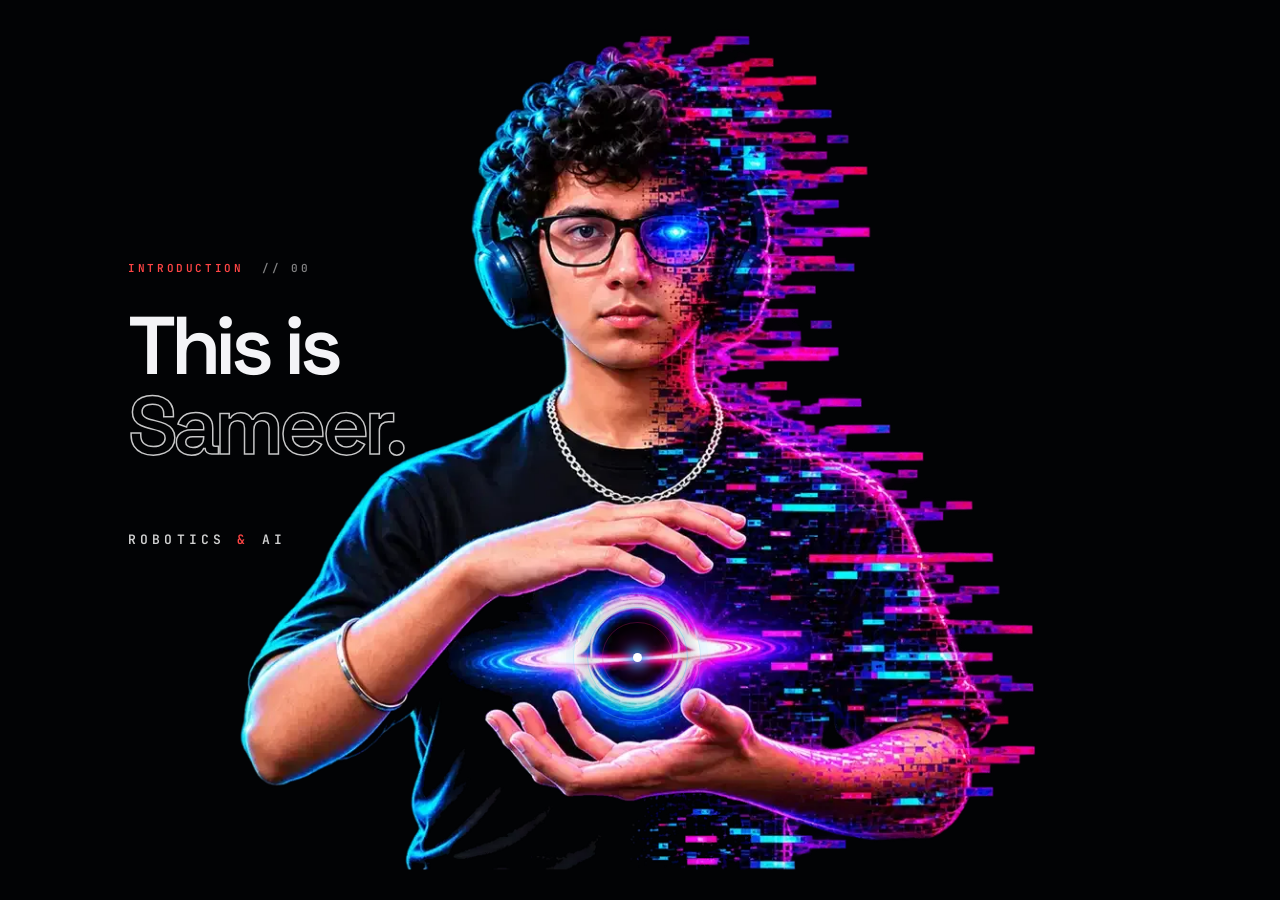
<file: index.html>
<!DOCTYPE html><html lang="en"><head><meta charset="utf-8"><meta name="viewport" content="width=device-width, initial-scale=1, viewport-fit=cover"><meta name="theme-color" content="#05070A"><meta name="color-scheme" content="dark"><title>Sameer | Robotics & AI</title>
<meta name="description" content="Explore Sameer Patwardhan’s robotics portfolio featuring ROS 2, Gazebo, autonomous systems, CAD design, simulation, computer vision and AI.">
<link rel="canonical" href="https://sam-airobotics.github.io/portfolio/">
<meta property="og:type" content="website">
<meta property="og:site_name" content="Sameer Patwardhan | Sam-AIRobotics">
<meta property="og:title" content="Sameer Patwardhan | Robotics & AI Portfolio">
<meta property="og:description" content="Explore Sameer Patwardhan’s robotics portfolio featuring ROS 2, Gazebo, autonomous systems, CAD design, simulation, computer vision and AI.">
<meta property="og:url" content="https://sam-airobotics.github.io/portfolio/">
<meta property="og:image" content="https://sam-airobotics.github.io/portfolio/assets/images/og-image.png">
<meta name="twitter:card" content="summary_large_image">
<meta name="twitter:title" content="Sameer Patwardhan | Robotics & AI Portfolio">
<meta name="twitter:description" content="Explore Sameer Patwardhan’s robotics portfolio featuring ROS 2, Gazebo, autonomous systems, CAD design, simulation, computer vision and AI.">
<meta name="twitter:image" content="https://sam-airobotics.github.io/portfolio/assets/images/og-image.png"><link rel="icon" type="image/png" href="assets/images/void.png"><link rel="preconnect" href="https://fonts.googleapis.com"><link rel="preconnect" href="https://fonts.gstatic.com" crossorigin><link href="https://fonts.googleapis.com/css2?family=Space+Grotesk:wght@400;500;600;700&family=Inter:wght@400;500;600&family=JetBrains+Mono:wght@400;500&display=swap" rel="stylesheet"><link rel="preload" as="image" href="assets/images/Cyberpunk-mobile.webp" type="image/webp" media="(max-width:760px),(max-aspect-ratio:9/10),(max-height:500px)" fetchpriority="high"><link rel="stylesheet" href="css/style.css"><link rel="stylesheet" href="css/portfolio-fix.css"><link rel="stylesheet" href="css/home-orbit-nav.css"><link rel="stylesheet" href="css/raised-buttons.css"><link rel="stylesheet" href="css/mobile.css"><script src="js/device.js" defer></script><link rel="preload" as="image" href="assets/images/Cyberpunk-desktop.webp" type="image/webp" media="(min-width:761px) and (min-aspect-ratio:9/10) and (min-height:501px)" fetchpriority="high">
</head><body class="home-page"><div class="bg-grid"></div><main><section class="hero hero--cyberpunk hero--orbit" id="home" aria-label="Sameer — Robotics and AI">
    <div class="hero-art">
  <picture><source media="(max-width:760px), (max-aspect-ratio:9/10), (max-height:500px)" srcset="assets/images/Cyberpunk-mobile.webp" type="image/webp"><source srcset="assets/images/Cyberpunk-desktop.webp" type="image/webp"><img class="cyberpunk-image" src="assets/images/Cyberpunk-desktop.webp" alt="Cyberpunk portrait of Sameer with a glowing black hole" width="860" height="942" decoding="async" fetchpriority="high"></picture>
  <button class="orbit-trigger" id="orbitTrigger" type="button" aria-label="Open circular navigation" aria-expanded="false">
    <span class="orbit-trigger-core"></span>
  </button>
  </div>
  <div class="cyberpunk-intro">
    <p class="cyberpunk-kicker">INTRODUCTION <span>// 00</span></p>
    <h1>This is<br><span>Sameer.</span></h1>
    <p class="cyberpunk-role">ROBOTICS <span>&amp;</span> AI</p>
  </div>
  <p class="orbit-hint" aria-hidden="true">TAP THE BLACK HOLE TO NAVIGATE</p>
  <div class="orbit-overlay" id="orbitOverlay" aria-hidden="true">
    <nav class="fan" id="fan" aria-label="Main navigation">
      <ul>
        <li style="--i:0; --a:-90deg"><a href="about.html"><span>About</span></a></li>
        <li style="--i:1; --a:-54deg"><a href="experience.html"><span>Experience</span></a></li>
        <li style="--i:2; --a:-18deg"><a href="skills.html"><span>Skills</span></a></li>
        <li style="--i:3; --a:18deg"><a href="projects.html"><span>Projects</span></a></li>
        <li style="--i:4; --a:54deg"><a href="resume.html"><span>Resume</span></a></li>
        <li style="--i:5; --a:90deg"><a href="contact.html"><span>Contact</span></a></li>
      </ul>
      <div class="fan-hub"></div>
      <button class="fan-orb" id="orbitClose" type="button" aria-label="Close navigation"></button>
    </nav>
  </div>
</section></main><script src="js/final-touch.js" defer></script><script src="js/orbit-nav.js" defer></script><script>(function(){const video=document.getElementById('heroVideo');if(video){let lastX=null,target=0,seeking=false,pending=null;const sensitivity=.8;const seekTo=t=>{if(!video.duration||Number.isNaN(video.duration))return;const c=Math.max(0,Math.min(video.duration,t));if(seeking){pending=c;return}seeking=true;video.currentTime=c};video.addEventListener('loadedmetadata',()=>target=video.currentTime||0);video.addEventListener('seeked',()=>{seeking=false;if(pending!==null){const t=pending;pending=null;seekTo(t)}});window.addEventListener('mousemove',e=>{if(!video.duration)return;if(lastX===null){lastX=e.clientX;return}const dx=e.clientX-lastX;lastX=e.clientX;target+=(dx/window.innerWidth)*sensitivity*video.duration;seekTo(target)});window.addEventListener('mouseleave',()=>lastX=null)}document.querySelectorAll('.scramble').forEach(el=>{const text=el.dataset.text||'';const delay=parseInt(el.dataset.delay||'0',10);const chars='ABCDEFGHIJKLMNOPQRSTUVWXYZabcdefghijklmnopqrstuvwxyz0123456789!@#$%^&*';el.textContent='';setTimeout(()=>{let n=0;const timer=setInterval(()=>{n+=.6;const r=Math.floor(n);if(r>=text.length){el.textContent=text;clearInterval(timer);return}let s='';for(let i=0;i<text.length;i++){const c=text[i];if(c===' ')s+=' ';else if(i<r)s+=c;else if(i<r+3)s+=chars[Math.floor(Math.random()*chars.length)];else s+=' '}el.textContent=s},28)},delay)});})();</script></body></html>
</file>
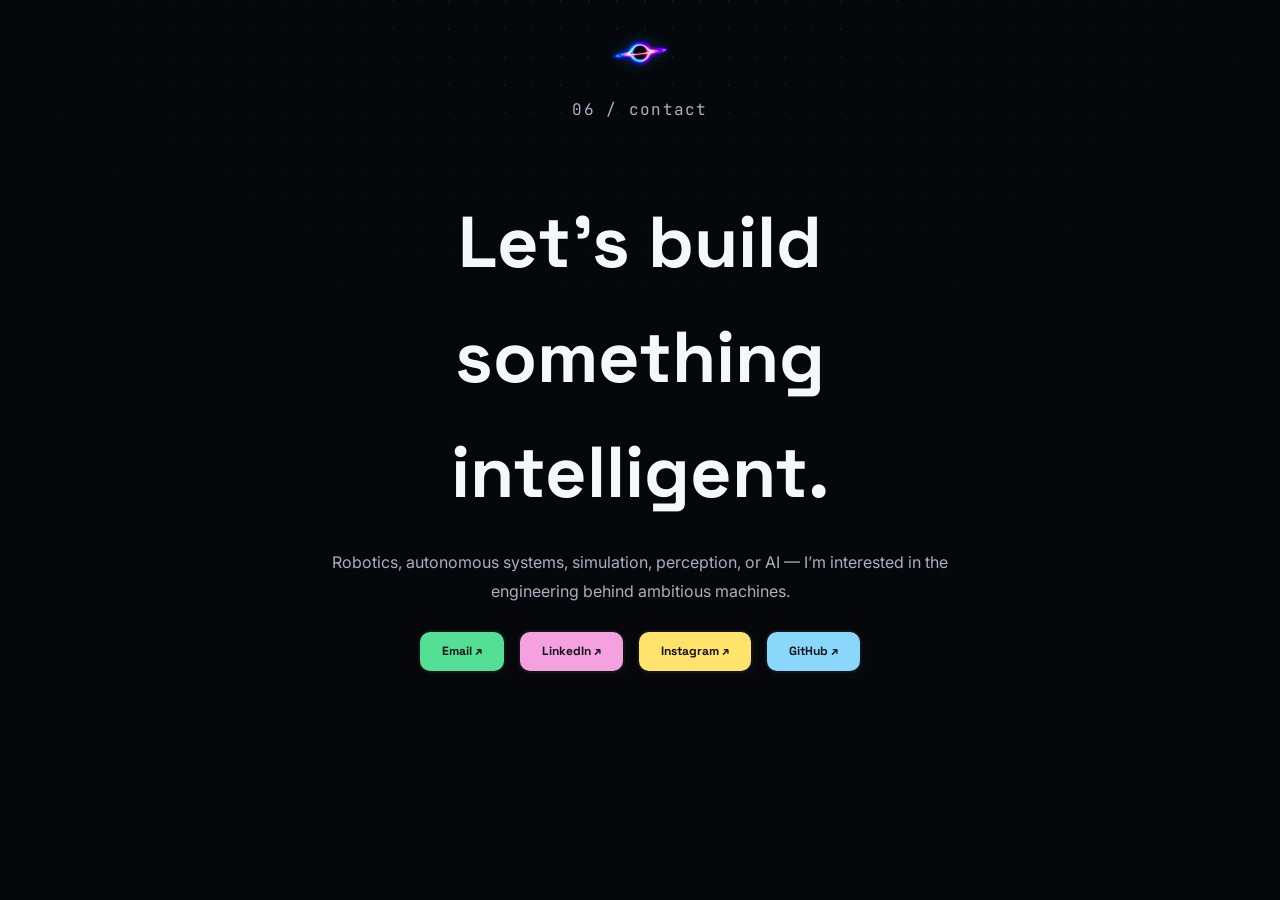
<file: contact.html>
<!DOCTYPE html><html lang="en"><head><meta charset="utf-8"><meta name="viewport" content="width=device-width, initial-scale=1, viewport-fit=cover"><meta name="theme-color" content="#05070A"><meta name="color-scheme" content="dark"><title>Sameer | Contact</title>
<meta name="description" content="Contact Sameer Patwardhan for robotics engineering, autonomous systems, simulation, CAD and AI collaboration.">
<link rel="canonical" href="https://sam-airobotics.github.io/portfolio/contact.html">
<meta property="og:type" content="website">
<meta property="og:site_name" content="Sameer Patwardhan | Sam-AIRobotics">
<meta property="og:title" content="Contact Sameer Patwardhan">
<meta property="og:description" content="Contact Sameer Patwardhan for robotics engineering, autonomous systems, simulation, CAD and AI collaboration.">
<meta property="og:url" content="https://sam-airobotics.github.io/portfolio/contact.html">
<meta property="og:image" content="https://sam-airobotics.github.io/portfolio/assets/images/og-image.png">
<meta name="twitter:card" content="summary_large_image">
<meta name="twitter:title" content="Contact Sameer Patwardhan">
<meta name="twitter:description" content="Contact Sameer Patwardhan for robotics engineering, autonomous systems, simulation, CAD and AI collaboration.">
<meta name="twitter:image" content="https://sam-airobotics.github.io/portfolio/assets/images/og-image.png"><link rel="icon" type="image/png" href="assets/images/void.png"><link rel="preconnect" href="https://fonts.googleapis.com"><link rel="preconnect" href="https://fonts.gstatic.com" crossorigin><link rel="stylesheet" href="https://fonts.googleapis.com/css2?family=Space+Grotesk:wght@400;500;600;700&family=Inter:wght@400;500;600&family=JetBrains+Mono:wght@400;500&display=swap"><link rel="stylesheet" href="css/style.css"><link rel="stylesheet" href="css/portfolio-fix.css"><link rel="stylesheet" href="css/top-circular-nav.css"><link rel="stylesheet" href="css/raised-buttons.css"><link rel="stylesheet" href="css/mobile.css"><script src="js/device.js" defer></script></head><body><div class="bg-grid"></div><button class="topnav-trigger" id="topnavTrigger" type="button" aria-label="Open navigation" aria-expanded="false" aria-controls="topnavOverlay"><img src="assets/images/black-hole-nav.png" alt=""></button>
<div class="topnav-overlay" id="topnavOverlay" aria-hidden="true">
 <nav class="topnav-fan" id="topnavFan" aria-label="Main navigation">
  <ul>
   <li style="--i:0;--a:255deg"><a href="index.html"><span>Home</span></a></li>
   <li style="--i:1;--a:230deg"><a href="about.html"><span>About</span></a></li>
   <li style="--i:2;--a:205deg"><a href="experience.html"><span>Experience</span></a></li>
   <li style="--i:3;--a:180deg"><a href="skills.html"><span>Skills</span></a></li>
   <li style="--i:4;--a:155deg"><a href="projects.html"><span>Projects</span></a></li>
   <li style="--i:5;--a:130deg"><a href="resume.html"><span>Resume</span></a></li>
   <li style="--i:6;--a:105deg"><a href="contact.html"><span>Contact</span></a></li>
  </ul>
  <div class="topnav-hub"></div>
  <button class="topnav-close" id="topnavClose" type="button" aria-label="Close navigation"><img src="assets/images/black-hole-nav.png" alt=""></button>
 </nav>
</div><main><section class="contact-page"><div class="section-inner contact-inner"><p class="section-eyebrow">06 / contact</p><h1>Let’s build something intelligent.</h1><p>Robotics, autonomous systems, simulation, perception, or AI — I’m interested in the engineering behind ambitious machines.</p><div class="contact-links"><a class="contact-link" href="mailto:sampatwardhan2005@gmail.com">Email ↗</a><a class="contact-link" href="https://www.linkedin.com/in/sameerpatwardhan11" target="_blank" rel="noopener">LinkedIn ↗</a><a class="contact-link" href="https://www.instagram.com/sam_airobotics/" target="_blank" rel="noopener">Instagram ↗</a><a class="contact-link" href="https://github.com/sam-airobotics" target="_blank" rel="noopener">GitHub ↗</a></div></div></section></main><script src="js/top-circular-nav.js"></script></body></html>
</file>
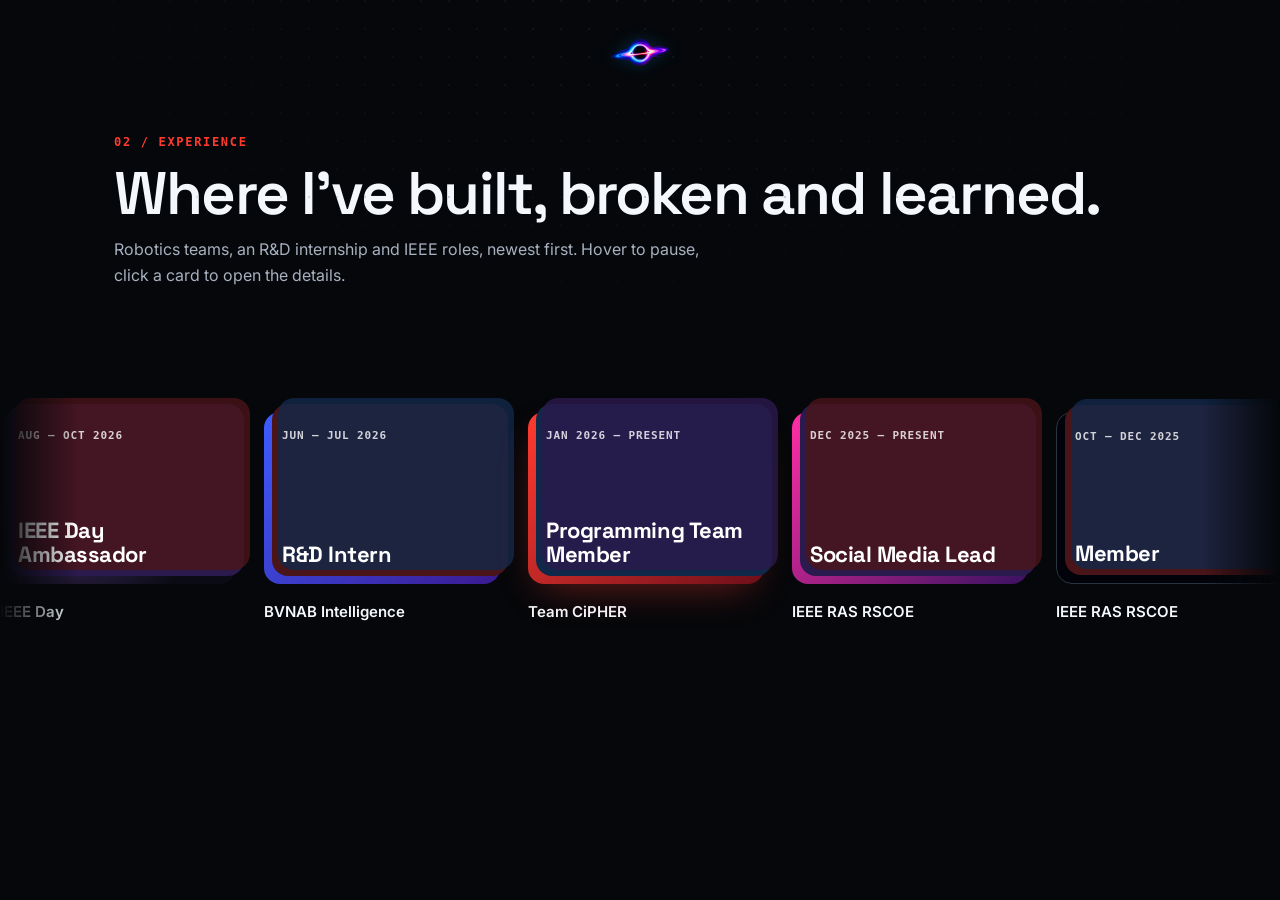
<file: experience.html>
<!DOCTYPE html>
<html lang="en">
<head>
<meta charset="utf-8">
<meta name="viewport" content="width=device-width, initial-scale=1, viewport-fit=cover"><meta name="theme-color" content="#05070A"><meta name="color-scheme" content="dark">
<title>Sameer | Experience</title>
<meta name="description" content="Explore Sameer Patwardhan’s robotics team, R&D internship, engineering and IEEE student leadership experience.">
<link rel="canonical" href="https://sam-airobotics.github.io/portfolio/experience.html">
<meta property="og:type" content="website">
<meta property="og:site_name" content="Sameer Patwardhan | Sam-AIRobotics">
<meta property="og:title" content="Robotics Experience | Sameer Patwardhan">
<meta property="og:description" content="Explore Sameer Patwardhan’s robotics team, R&D internship, engineering and IEEE student leadership experience.">
<meta property="og:url" content="https://sam-airobotics.github.io/portfolio/experience.html">
<meta property="og:image" content="https://sam-airobotics.github.io/portfolio/assets/images/og-image.png">
<meta name="twitter:card" content="summary_large_image">
<meta name="twitter:title" content="Robotics Experience | Sameer Patwardhan">
<meta name="twitter:description" content="Explore Sameer Patwardhan’s robotics team, R&D internship, engineering and IEEE student leadership experience.">
<meta name="twitter:image" content="https://sam-airobotics.github.io/portfolio/assets/images/og-image.png">

<link rel="icon" type="image/png" href="assets/images/void.png">
<link rel="preconnect" href="https://fonts.googleapis.com">
<link rel="preconnect" href="https://fonts.gstatic.com" crossorigin>
<link href="https://fonts.googleapis.com/css2?family=Space+Grotesk:wght@400;500;600;700&family=Inter:wght@400;500;600&family=JetBrains+Mono:wght@400;500&display=swap" rel="stylesheet">
<link rel="stylesheet" href="css/style.css">
<link rel="stylesheet" href="css/portfolio-fix.css">
<link rel="stylesheet" href="css/top-circular-nav.css">
<link rel="stylesheet" href="css/experience.css">
<link rel="stylesheet" href="css/raised-buttons.css"><link rel="stylesheet" href="css/mobile.css"><script src="js/device.js" defer></script></head>
<body>
<div class="bg-grid"></div>
<button class="topnav-trigger" id="topnavTrigger" type="button" aria-label="Open navigation" aria-expanded="false" aria-controls="topnavOverlay"><img src="assets/images/black-hole-nav.png" alt=""></button>
<div class="topnav-overlay" id="topnavOverlay" aria-hidden="true">
 <nav class="topnav-fan" id="topnavFan" aria-label="Main navigation">
  <ul>
   <li style="--i:0;--a:255deg"><a href="index.html"><span>Home</span></a></li>
   <li style="--i:1;--a:230deg"><a href="about.html"><span>About</span></a></li>
   <li style="--i:2;--a:205deg"><a href="experience.html"><span>Experience</span></a></li>
   <li style="--i:3;--a:180deg"><a href="skills.html"><span>Skills</span></a></li>
   <li style="--i:4;--a:155deg"><a href="projects.html"><span>Projects</span></a></li>
   <li style="--i:5;--a:130deg"><a href="resume.html"><span>Resume</span></a></li>
   <li style="--i:6;--a:105deg"><a href="contact.html"><span>Contact</span></a></li>
  </ul>
  <div class="topnav-hub"></div>
  <button class="topnav-close" id="topnavClose" type="button" aria-label="Close navigation"><img src="assets/images/black-hole-nav.png" alt=""></button>
 </nav>
</div>
<main class="exp-template">
 <header class="exp-header">
  <div class="exp-eyebrow">02 / experience</div>
  <h1>Where I’ve built, broken and learned.</h1>
  <p>Robotics teams, an R&amp;D internship and IEEE roles, newest first. <span class="exp-hint-desktop">Hover to pause, click a card to open the details.</span><span class="exp-touch-only">Tap a card to open the details.</span></p>
 </header>
 <section class="exp-marquee" aria-label="Experience areas">
  <div class="exp-track" id="expTrack">
   <a class="exp-card" href="#ieee-day"><div class="exp-thumb t3"><small>Aug – Oct 2026</small><b>IEEE Day Ambassador</b></div><div class="exp-label">IEEE Day</div></a>
   <a class="exp-card" href="#bvnab"><div class="exp-thumb t4"><small>Jun – Jul 2026</small><b>R&amp;D Intern</b></div><div class="exp-label">BVNAB Intelligence</div></a>
   <a class="exp-card" href="#cipher-prog"><div class="exp-thumb t2"><small>Jan 2026 – Present</small><b>Programming Team Member</b></div><div class="exp-label">Team CiPHER</div></a>
   <a class="exp-card" href="#ras-lead"><div class="exp-thumb t7"><small>Dec 2025 – Present</small><b>Social Media Lead</b></div><div class="exp-label">IEEE RAS RSCOE</div></a>
   <a class="exp-card" href="#ras-member"><div class="exp-thumb t1"><small>Oct – Dec 2025</small><b>Member</b></div><div class="exp-label">IEEE RAS RSCOE</div></a>
   <a class="exp-card" href="#cipher-mech"><div class="exp-thumb t6"><small>Jul 2025 – Jul 2026</small><b>Mechanical: Design &amp; Analysis</b></div><div class="exp-label">Team CiPHER</div></a>
   <a class="exp-card" href="#cipher-junior"><div class="exp-thumb t5"><small>Apr – Jul 2025</small><b>Junior Member (Mechanical)</b></div><div class="exp-label">Team CiPHER</div></a>
  </div>
 </section>
 <div class="exp-data" id="expData" hidden>
  <article class="exp-detail" id="ieee-day"><time>Aug 2026 – Oct 2026<br><em>3 mos</em></time><div><h3>IEEE Day Ambassador</h3><div class="exp-org">IEEE Day</div><div class="exp-tags"><span>IEEE Day</span><span>Ambassador</span></div></div></article>
  <article class="exp-detail" id="bvnab"><time>Jun 2026 – Jul 2026<br><em>2 mos</em></time><div><h3>Research and Development Intern</h3><div class="exp-org">BVNAB Intelligence · Internship</div><div class="exp-meta">Pune / Pimpri-Chinchwad · Hybrid</div><ul><li>Designed 3D CAD models, sheet-metal components and mechanical assemblies for machine development.</li><li>Designed and fabricated 3D-printed components for the testing bench, including slicing, printing and assembly.</li><li>Iterated the testing-bench design to improve usability, accessibility and ease of operation.</li><li>Contributed to software development, hardware–software integration, testing and troubleshooting.</li></ul><div class="exp-tags"><span>Autodesk Fusion 360</span><span>3D Printing</span><span>Sheet Metal</span></div></div></article>
  <article class="exp-detail" id="cipher-prog"><time>Jan 2026 – Present<br><em>11 mos</em></time><div><h3>Programming Team Member <span class="exp-now">Present</span></h3><div class="exp-org">Team CiPHER · Full-time</div><div class="exp-meta">Pimpri Chinchwad, Maharashtra · On-site</div><ul><li>Working with ROS 2-based robotic systems and simulation environments.</li><li>Developing robot control and navigation software.</li><li>Integrating sensors, actuators and control algorithms.</li><li>Building and testing robotic software in simulation before deployment.</li></ul><div class="exp-tags"><span>ROS 2 Jazzy Jalisco</span><span>Gazebo Harmonic</span><span>+8 skills</span></div></div></article>
  <article class="exp-detail" id="ras-lead"><time>Dec 2025 – Present<br><em>1 yr</em></time><div><h3>Social Media Lead <span class="exp-now">Present</span></h3><div class="exp-org">IEEE Robotics &amp; Automation Society, RSCOE</div><div class="exp-meta">Pune / Pimpri-Chinchwad Area</div><div class="exp-tags"><span>LinkedIn</span><span>Instagram</span><span>Appointment Certificate</span></div></div></article>
  <article class="exp-detail" id="ras-member"><time>Oct 2025 – Dec 2025<br><em>3 mos</em></time><div><h3>Member</h3><div class="exp-org">IEEE Robotics &amp; Automation Society, RSCOE · Full-time</div><div class="exp-meta">Pune District, Maharashtra</div><div class="exp-tags"><span>IEEE RAS Membership Certificate</span></div></div></article>
  <article class="exp-detail" id="cipher-mech"><time>Jul 2025 – Jul 2026<br><em>1 yr 1 mo</em></time><div><h3>Mechanical Team Member (Design and Analysis)</h3><div class="exp-org">Team CiPHER · Full-time</div><div class="exp-meta">Pimpri Chinchwad, Maharashtra · On-site</div><ul><li>Designed and optimized mechanical assemblies in Autodesk Fusion 360, improving structural efficiency and reducing design iteration time.</li><li>Performed basic FEA simulations to evaluate stress distribution and enhance component reliability.</li><li>Collaborated in a team of 20 members to develop robot subsystems for competition-level robotics.</li><li>Contributed to rapid prototyping and iterative design cycles using 3D printing.</li><li>Applied GD&amp;T principles to improve manufacturability and precision of parts.</li></ul><div class="exp-tags"><span>GD&amp;T</span><span>3D Printing</span><span>Fusion 360</span><span>FEA</span><span>+5 skills</span></div></div></article>
  <article class="exp-detail" id="cipher-junior"><time>Apr 2025 – Jul 2025<br><em>4 mos</em></time><div><h3>Junior Member (Mechanical)</h3><div class="exp-org">Team CiPHER · Full-time</div><div class="exp-meta">Pimpri Chinchwad, Maharashtra · On-site</div><ul><li>Assisted in mechanical assembly and fabrication of robotic subsystems.</li><li>Supported senior members in testing and refinement of robot mechanisms.</li><li>Learned and applied CAD tools (Fusion 360) for part modeling and design improvements.</li></ul><div class="exp-tags"><span>Mechanical Assembly</span><span>Autodesk Fusion 360</span></div></div></article>
 </div>
</main>
<div class="exp-modal" id="expModal" aria-hidden="true"><div class="exp-sheet" role="dialog" aria-modal="true" aria-labelledby="expSheetTitle"><button class="exp-x" id="expClose" aria-label="Close">×</button><div id="expSheet"></div></div></div>
<script src="js/top-circular-nav.js"></script>
<script>
(function(){
 const track=document.getElementById('expTrack');
 const count=track.children.length;
 for(let i=0;i<count;i++){const clone=track.children[i].cloneNode(true);clone.setAttribute('aria-hidden','true');clone.tabIndex=-1;track.appendChild(clone);}
 const modal=document.getElementById('expModal'),sheet=document.getElementById('expSheet');
 function openDetail(id){const source=document.getElementById(id);if(!source)return;sheet.innerHTML=source.innerHTML;const title=sheet.querySelector('h3');if(title)title.id='expSheetTitle';modal.classList.add('open');modal.setAttribute('aria-hidden','false');document.body.style.overflow='hidden';document.getElementById('expClose').focus();}
 function closeDetail(){modal.classList.remove('open');modal.setAttribute('aria-hidden','true');document.body.style.overflow='';}
 track.addEventListener('click',e=>{const card=e.target.closest('a.exp-card');if(!card)return;e.preventDefault();openDetail(card.getAttribute('href').slice(1));});
 document.getElementById('expClose').addEventListener('click',closeDetail);
 modal.addEventListener('click',e=>{if(e.target===modal)closeDetail();});
 document.addEventListener('keydown',e=>{if(e.key==='Escape')closeDetail();});
})();
</script>
</body>
</html>
</file>
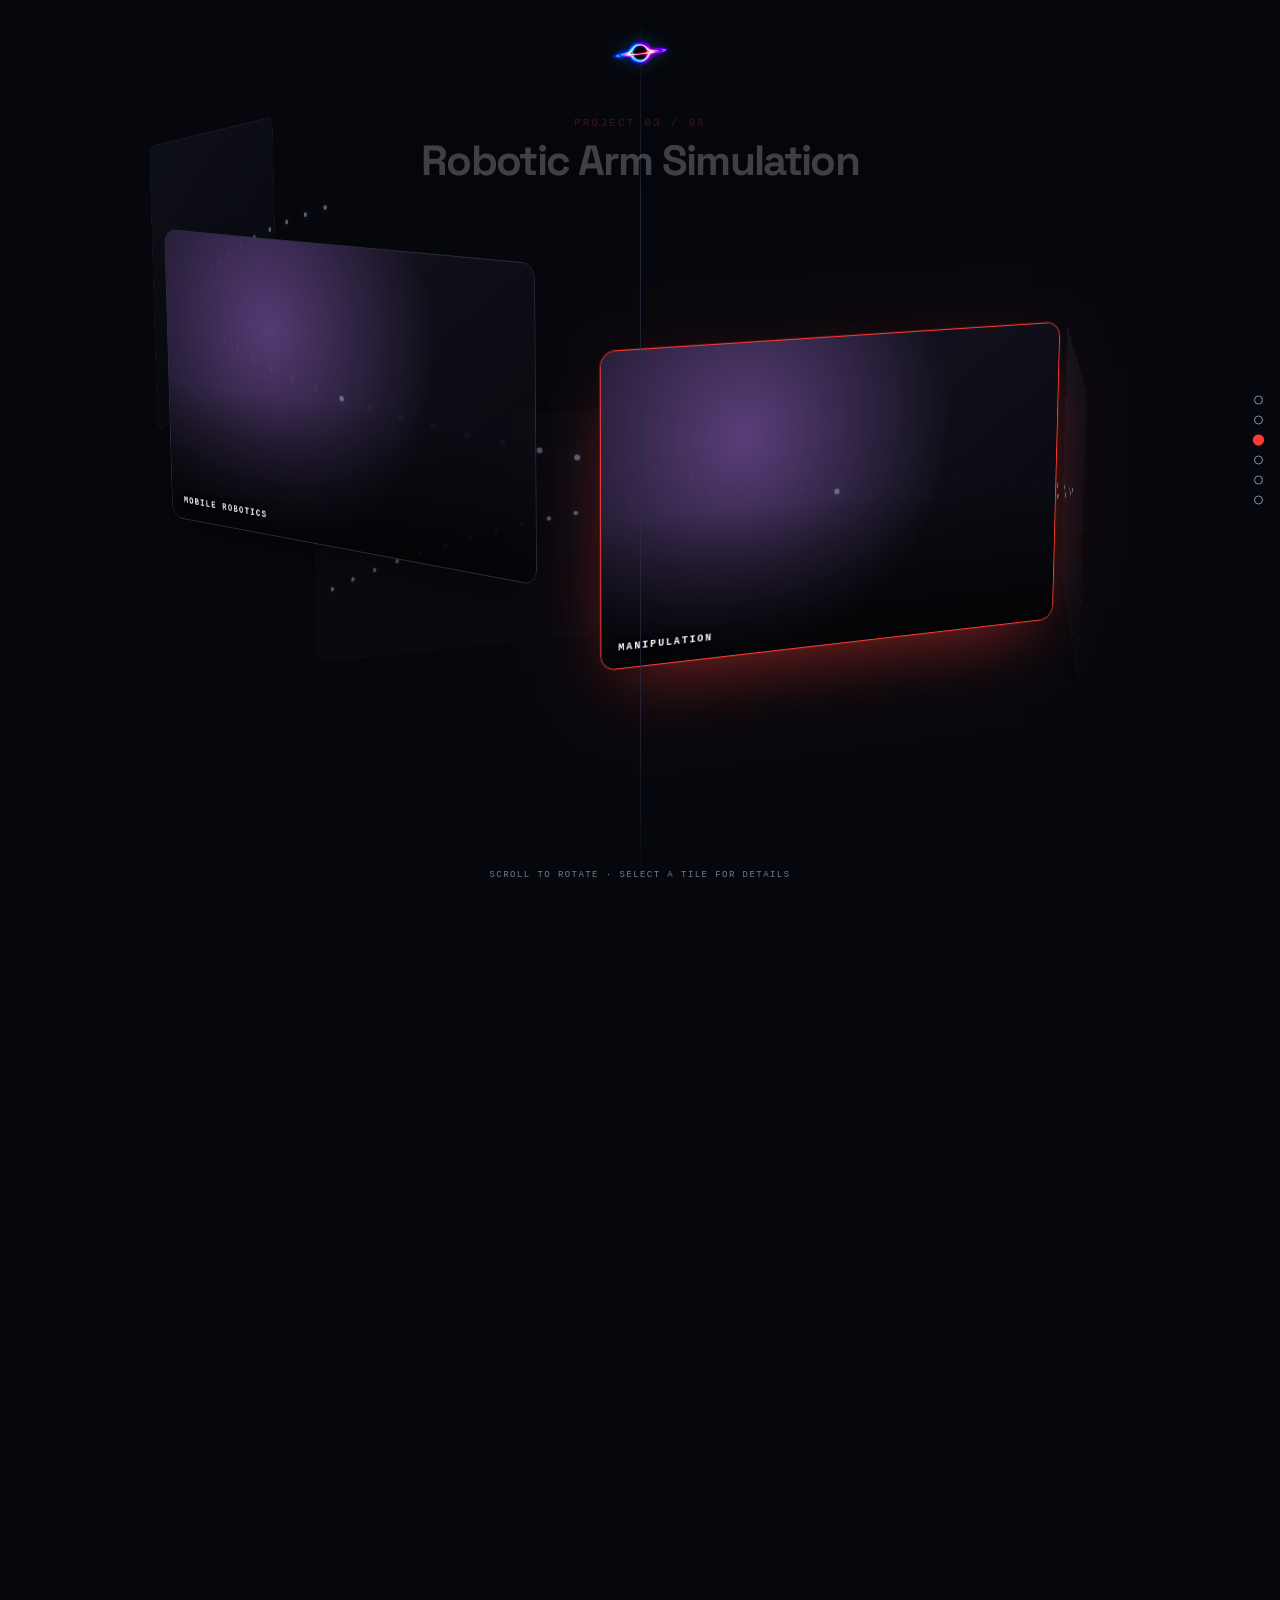
<file: projects.html>
<!DOCTYPE html>
<html lang="en">
<head>
<meta charset="UTF-8">
<meta name="viewport" content="width=device-width, initial-scale=1, viewport-fit=cover"><meta name="theme-color" content="#05070A"><meta name="color-scheme" content="dark">
<title>Sameer | Projects</title>
<meta name="description" content="Explore robotics projects by Sameer Patwardhan, including hexapod simulation, autonomous mobile robots, robotic arms and CAD automation.">
<link rel="canonical" href="https://sam-airobotics.github.io/portfolio/projects.html">
<meta property="og:type" content="website">
<meta property="og:site_name" content="Sameer Patwardhan | Sam-AIRobotics">
<meta property="og:title" content="Robotics Projects | Sameer Patwardhan">
<meta property="og:description" content="Explore robotics projects by Sameer Patwardhan, including hexapod simulation, autonomous mobile robots, robotic arms and CAD automation.">
<meta property="og:url" content="https://sam-airobotics.github.io/portfolio/projects.html">
<meta property="og:image" content="https://sam-airobotics.github.io/portfolio/assets/images/og-image.png">
<meta name="twitter:card" content="summary_large_image">
<meta name="twitter:title" content="Robotics Projects | Sameer Patwardhan">
<meta name="twitter:description" content="Explore robotics projects by Sameer Patwardhan, including hexapod simulation, autonomous mobile robots, robotic arms and CAD automation.">
<meta name="twitter:image" content="https://sam-airobotics.github.io/portfolio/assets/images/og-image.png">
<link rel="icon" type="image/png" href="assets/images/void.png">
<link rel="preconnect" href="https://fonts.googleapis.com">
<link rel="stylesheet" href="https://fonts.googleapis.com/css2?family=Space+Grotesk:wght@400;500;600;700&family=Inter:wght@400;500;600&family=JetBrains+Mono:wght@400;500;600&display=swap">
<link rel="stylesheet" href="css/style.css">
<link rel="stylesheet" href="css/portfolio-fix.css">
<link rel="stylesheet" href="css/top-circular-nav.css">
<style>
:root{--bg:#06070c;--panel:#0d0f18;--line:#2a2e44;--text:#eef0f8;--muted:#9aa0b8;--accent:#ff3b30;--link:#8fb4ff;--tile:#141726;--strand:#8b92b5;--W:min(520px,70vw);--H:min(320px,43vw);color-scheme:dark}
*{box-sizing:border-box}
html{scroll-snap-type:y mandatory;scroll-padding-top:env(safe-area-inset-top,0px);background:var(--bg)}
body.helix-projects-page{margin:0;background:var(--bg);color:var(--text);font-family:"Space Grotesk","Inter",system-ui,sans-serif;overflow-x:hidden}
.helix-projects-page #pages{position:relative}
.helix-projects-page .page{height:100vh;height:100svh;scroll-snap-align:start;scroll-snap-stop:always}
.helix-projects-page .stage{position:fixed;inset:0;perspective:2600px;perspective-origin:50% 40%;overflow:hidden;pointer-events:none;z-index:1}
.helix-projects-page .axis{position:fixed;left:50%;top:0;bottom:0;width:1px;background:linear-gradient(transparent,var(--line) 20%,var(--line) 80%,transparent);opacity:.7;pointer-events:none;z-index:1}
.helix-projects-page .tilt,.helix-projects-page .helix,.helix-projects-page .tile{transform-style:preserve-3d}
.helix-projects-page .tilt{position:absolute;left:50%;top:52%;width:0;height:0;transform:rotateX(-9deg)}
.helix-projects-page .helix{position:absolute;left:0;top:0;width:0;height:0}
.helix-projects-page .dot{position:absolute;width:6px;height:6px;margin:-3px;border-radius:50%;background:var(--strand);opacity:.64;box-shadow:0 0 9px rgba(139,146,181,.22)}
.helix-projects-page .tile{position:absolute;width:var(--W);height:var(--H);margin:calc(var(--H)/-2) 0 0 calc(var(--W)/-2);cursor:pointer;pointer-events:auto;outline:none}
.helix-projects-page .face{position:absolute;inset:0;border-radius:16px;overflow:hidden;backface-visibility:hidden;-webkit-backface-visibility:hidden;border:1px solid var(--line);background:var(--tile);box-shadow:0 22px 70px rgba(0,0,0,.5)}
.helix-projects-page .face.back{transform:rotateY(180deg);background:linear-gradient(160deg,var(--tile),var(--bg))}
.helix-projects-page .tile.active .face.front{border-color:var(--accent);box-shadow:0 26px 80px -28px rgba(255,59,48,.62),0 0 0 1px rgba(255,59,48,.18)}
.helix-projects-page .face img{width:100%;height:100%;object-fit:cover;display:block}
.helix-projects-page .ph{position:absolute;inset:0;background:radial-gradient(circle at 30% 30%,rgba(189,128,255,.42),transparent 55%),linear-gradient(145deg,#191426,#0a0b12 72%)}
.helix-projects-page .shade{position:absolute;inset:auto 0 0;height:48%;background:linear-gradient(transparent,rgba(0,0,0,.78))}
.helix-projects-page .tag{position:absolute;left:18px;bottom:15px;z-index:2;font:600 11px/1 ui-monospace,Menlo,monospace;letter-spacing:.18em;text-transform:uppercase;color:#fff;text-shadow:0 1px 8px #000}
.helix-projects-page .tile:focus-visible .face.front{outline:2px solid var(--link);outline-offset:4px}
.helix-projects-page .hud{position:fixed;inset:0;display:flex;justify-content:center;align-items:flex-start;padding:clamp(100px,13vh,138px) 4vw 0;pointer-events:none;z-index:3}
.helix-projects-page .head{text-align:center;transition:opacity .3s;max-width:min(780px,76vw)}
.helix-projects-page .head small{display:block;font:500 11px ui-monospace,Menlo,monospace;letter-spacing:.2em;color:var(--accent);margin-bottom:9px;text-transform:uppercase}
.helix-projects-page .head h1{margin:0;font-weight:700;font-size:clamp(28px,3.3vw,44px);line-height:1.08;letter-spacing:-.04em;color:#f4f6fb;text-shadow:0 4px 22px rgba(0,0,0,.65)}
.helix-projects-page .panel{position:fixed;bottom:9vh;width:min(350px,25vw);background:rgba(13,15,24,.9);backdrop-filter:blur(14px);-webkit-backdrop-filter:blur(14px);border:1px solid rgba(130,145,180,.24);border-radius:16px;padding:19px 21px;opacity:0;pointer-events:none;z-index:4;transition:opacity .36s ease,transform .5s cubic-bezier(.2,.8,.2,1)}
.helix-projects-page .panel.left{left:3vw;transform:translateX(-40px)}
.helix-projects-page .panel.right{right:3vw;transform:translateX(40px)}
.helix-projects-page.open .panel{opacity:1;transform:none;pointer-events:auto}
.helix-projects-page .panel p{margin:0 0 14px;font-size:14px;line-height:1.65;color:#d2d6e0}
.helix-projects-page .panel a{color:var(--link);font:500 12px ui-monospace,Menlo,monospace;text-decoration:none}
.helix-projects-page .panel a:hover,.helix-projects-page .panel a:focus-visible{text-decoration:underline}
.helix-projects-page .panel h2{margin:0 0 9px;font:500 10px ui-monospace,Menlo,monospace;letter-spacing:.18em;color:var(--accent);text-transform:uppercase}
.helix-projects-page .cat{display:inline-block;padding:7px 12px;border:1px solid rgba(145,160,195,.28);border-radius:999px;font-weight:600;font-size:12px;margin-bottom:7px;color:#f0f2fa}
.helix-projects-page .sub{color:var(--muted);margin:0!important;font-size:12px!important}
.helix-projects-page .chips{display:flex;flex-wrap:wrap;gap:7px}
.helix-projects-page .chips span{padding:5px 9px;border:1px solid rgba(145,160,195,.25);border-radius:999px;font:500 10px ui-monospace,Menlo,monospace;color:#e9edf8}
.helix-projects-page .block+.block{margin-top:16px}
.helix-projects-page nav.project-dots{position:fixed;right:17px;top:50%;transform:translateY(-50%);display:flex;flex-direction:column;gap:11px;z-index:6}
.helix-projects-page nav.project-dots button{width:9px;height:9px;padding:0;border-radius:50%;border:1px solid #8690a9;background:transparent;cursor:pointer;transition:background .2s,border-color .2s,transform .2s}
.helix-projects-page nav.project-dots button[aria-current="true"]{background:var(--accent);border-color:var(--accent);transform:scale(1.25)}
.helix-projects-page nav.project-dots button:focus-visible{outline:2px solid var(--link);outline-offset:4px}
.helix-projects-page .scroll-note{position:fixed;left:50%;bottom:20px;transform:translateX(-50%);z-index:3;color:#727b91;font:9px ui-monospace,Menlo,monospace;letter-spacing:.16em;text-transform:uppercase;pointer-events:none;white-space:nowrap;transition:opacity .25s}
.helix-projects-page.open .scroll-note{opacity:0}
.helix-projects-page .topnav-trigger{z-index:81}
@media(max-width:860px){
 .helix-projects-page .panel.left{left:4vw;right:4vw;width:auto;bottom:calc(env(safe-area-inset-bottom,0px) + 17px);padding:14px 16px}
 .helix-projects-page .panel.right{display:none}
 .helix-projects-page .panel p{font-size:13px;margin-bottom:8px}
 .helix-projects-page .panel h2{margin-bottom:6px}
 .helix-projects-page .panel .block+.block{margin-top:10px}
 .helix-projects-page .head{max-width:86vw}
}
@media(max-width:600px){
 :root{--W:min(82vw,440px);--H:min(50vw,260px)}
 .helix-projects-page .tilt{top:48%}
 .helix-projects-page .hud{padding-top:clamp(88px,12vh,112px)}
 .helix-projects-page .head h1{font-size:clamp(24px,7vw,34px)}
 .helix-projects-page .panel.left{bottom:calc(env(safe-area-inset-bottom,0px) + 12px)}
 .helix-projects-page .panel p{font-size:12px;line-height:1.45;margin-bottom:7px}
 .helix-projects-page .cat{font-size:11px;padding:5px 9px}
 .helix-projects-page .chips span{font-size:9px;padding:4px 7px}
 .helix-projects-page nav.project-dots{right:9px;gap:9px}
 .helix-projects-page nav.project-dots button{width:8px;height:8px}
 .helix-projects-page .scroll-note{bottom:7px;font-size:8px}
}
@media(prefers-reduced-motion:reduce){.helix-projects-page .panel{transition:opacity .2s}.helix-projects-page .scroll-note{display:none}}
</style>
<link rel="stylesheet" href="css/raised-buttons.css"><link rel="stylesheet" href="css/mobile.css"><script src="js/device.js" defer></script></head>
<body class="helix-projects-page">
<button class="topnav-trigger" id="topnavTrigger" type="button" aria-label="Open navigation" aria-expanded="false" aria-controls="topnavOverlay"><img src="assets/images/black-hole-nav.png" alt=""></button>
<div class="topnav-overlay" id="topnavOverlay" aria-hidden="true">
 <nav class="topnav-fan" id="topnavFan" aria-label="Main navigation">
  <ul>
   <li style="--i:0;--a:255deg"><a href="index.html"><span>Home</span></a></li>
   <li style="--i:1;--a:230deg"><a href="about.html"><span>About</span></a></li>
   <li style="--i:2;--a:205deg"><a href="experience.html"><span>Experience</span></a></li>
   <li style="--i:3;--a:180deg"><a href="skills.html"><span>Skills</span></a></li>
   <li style="--i:4;--a:155deg"><a href="projects.html"><span>Projects</span></a></li>
   <li style="--i:5;--a:130deg"><a href="resume.html"><span>Resume</span></a></li>
   <li style="--i:6;--a:105deg"><a href="contact.html"><span>Contact</span></a></li>
  </ul>
  <div class="topnav-hub"></div>
  <button class="topnav-close" id="topnavClose" type="button" aria-label="Close navigation"><img src="assets/images/black-hole-nav.png" alt=""></button>
 </nav>
</div>
<div id="pages" aria-hidden="true"></div>
<div class="stage" aria-hidden="true"><div class="tilt"><div class="helix" id="helix"></div></div></div>
<div class="axis" aria-hidden="true"></div>
<div class="hud"><div class="head" id="head"><small id="count"></small><h1 id="title"></h1></div></div>
<aside class="panel left" aria-live="polite"><p id="desc"></p><div class="chips m-chips" id="chipsM"></div><a id="link" href="#" target="_blank" rel="noopener">Explore repository ↗</a></aside>
<aside class="panel right">
 <div class="block"><h2>Project category</h2><div class="cat" id="cat"></div><p class="sub" id="catsub"></p></div>
 <div class="block"><h2>Technologies &amp; skills</h2><div class="chips" id="chips"></div></div>
</aside>
<nav class="project-dots" id="dots" aria-label="Projects"></nav>
<div class="scroll-note" id="scrollNote">Scroll to rotate · Select a tile for details</div>
<script>
const PROJECTS=[
 {title:"Hexapod Simulation",label:"Legged robotics",cat:"Legged robotics / simulation",sub:"Gait control and locomotion",desc:"An 18-DOF six-legged robot simulation using ROS 2 Jazzy and Gazebo Harmonic. The repository includes a tripod-gait controller, ros2_control integration, simulated LiDAR, camera and IMU, EKF state-estimation configuration, and SLAM/Nav2 launch support.",tags:["ROS 2 Jazzy","Gazebo Harmonic","18-DOF","Tripod gait","ros2_control","SLAM","Nav2"],link:"https://github.com/sam-airobotics/hexapod_simulation",img:"https://raw.githubusercontent.com/sam-airobotics/hexapod_simulation/main/assets/images/hexapod_gazebo.png"},
 {title:"AMR Simulation",label:"Mobile robotics",cat:"Simulation / autonomy",sub:"Autonomous mobile robotics",desc:"A differential-drive autonomous mobile robot built in ROS 2 and Gazebo. The simulation brings together robot description, LiDAR sensing, mapping, localization, and autonomous navigation workflows.",tags:["ROS 2","Gazebo","URDF / Xacro","LiDAR","SLAM","Nav2"],link:"https://github.com/sam-airobotics/amr-simulation",img:"https://raw.githubusercontent.com/sam-airobotics/amr-simulation/main/resources/videos/amr_sim.gif"},
 {title:"Robotic Arm Simulation",label:"Manipulation",cat:"Simulation / development",sub:"Robotic manipulation",desc:"A simulated manipulation workflow focused on robot modelling, joint motion, trajectory planning, and validating arm behaviour in a ROS visualisation and simulation pipeline.",tags:["ROS 2","MoveIt","RViz","Robot modelling","Trajectory planning"],link:"https://github.com/sam-airobotics/robotic-arm-simulation",img:"https://raw.githubusercontent.com/sam-airobotics/robotic-arm-simulation/feature/description_pkg/assets/images/robotic-arm-rviz.png"},
 {title:"F2D Studio",label:"CAD / automation",cat:"Tooling / development",sub:"CAD-to-robotics workflow automation",desc:"A Fusion 360 automation add-in intended to streamline exporting robot description packages for ROS workflows. It connects CAD assembly structure with robot-description generation to reduce repetitive setup in simulation pipelines.",tags:["Autodesk Fusion 360","Python","CAD automation","URDF","ROS 2"],link:"https://github.com/sam-airobotics/FusionToDescription",img:"https://raw.githubusercontent.com/sam-airobotics/FusionToDescription/main/resources/icons/Fusion2Description_Logo.png"},
 {title:"Cortex — Cura",label:"Assistive robotics",cat:"Concept / development",sub:"Assistive and service robotics",desc:"A hospital-assistance robot concept designed around medicine transport, barcode-based workflows, safe navigation, and human-centred interaction. The platform explores a compact mobile base with a simplified humanoid upper body.",tags:["Robot design","ROS 2","Navigation","HMI","Perception","Human-robot interaction"],link:"https://github.com/sam-airobotics/cortex",img:"https://raw.githubusercontent.com/sam-airobotics/cortex/main/assets/videos/cura.gif"},
 {title:"void_ai",label:"AI / terminal",cat:"Application project",sub:"AI tooling and voice interaction",desc:"A Python-based terminal assistant project exploring an AI-driven command-line workflow with optional voice interaction. The project brings together application logic and a lightweight developer-facing interface.",tags:["Python","AI integration","CLI","Voice interface","Git"],link:"https://github.com/sam-airobotics/void_ai",img:""}
];
const N=PROJECTS.length,STEP=360/Math.max(N,6),PITCH=85,GAP=.14,BACK=.22;
const $=id=>document.getElementById(id),helix=$("helix"),body=document.body;
const rad=Math.PI/180,reduce=matchMedia("(prefers-reduced-motion: reduce)").matches;
$("pages").innerHTML=PROJECTS.map(()=>'<section class="page"></section>').join("");
const pageEl=document.querySelector("#pages .page");
const unit=()=>Math.max(1,(pageEl&&pageEl.offsetHeight)||innerHeight);
let R=300,tiles=[];
PROJECTS.forEach((p,i)=>{
 const tile=document.createElement("div");tile.className="tile";tile.tabIndex=0;tile.setAttribute("role","button");tile.setAttribute("aria-label",p.title);
 const front=document.createElement("div");front.className="face front";
 if(p.img){const img=document.createElement("img");img.src=p.img;img.alt=p.title;img.loading=i<2?"eager":"lazy";img.onerror=()=>{img.remove();const ph=document.createElement("div");ph.className="ph";front.prepend(ph)};front.appendChild(img)}
 else{const ph=document.createElement("div");ph.className="ph";front.appendChild(ph)}
 const shade=document.createElement("div");shade.className="shade";front.appendChild(shade);
 const tag=document.createElement("div");tag.className="tag";tag.textContent=p.label;front.appendChild(tag);
 const back=document.createElement("div");back.className="face back";
 tile.append(front,back);tile.addEventListener("click",()=>goTo(i));tile.addEventListener("keydown",e=>{if(e.key==="Enter"||e.key===" "){e.preventDefault();goTo(i)}});
 helix.appendChild(tile);tiles.push({el:tile,faces:[front,back]});
});
const dotEls=[];
for(let k=0;k<=N*14;k++){const d=document.createElement("i");d.className="dot";helix.appendChild(d);dotEls.push(d)}
const dots=PROJECTS.map((p,i)=>{const b=document.createElement("button");b.type="button";b.setAttribute("aria-label","Go to "+p.title);b.addEventListener("click",()=>goTo(i));$("dots").appendChild(b);return b});
function goTo(i){i=Math.max(0,Math.min(N-1,i));window.scrollTo({top:i*unit(),behavior:reduce?"auto":"smooth"})}
function layout(){
 const width=tiles[0].el.offsetWidth||Math.min(520,innerWidth*.7);
 R=(width/2)/Math.tan(STEP*rad/2)*(1+GAP);
 tiles.forEach((t,i)=>t.el.style.transform="translateY("+(i*PITCH)+"px) rotateY("+(i*STEP)+"deg) translateZ("+R+"px)");
 dotEls.forEach((d,k)=>{const u=k/14-.5;d.style.transform="translateY("+(u*PITCH)+"px) rotateY("+(u*STEP)+"deg) translateZ("+R+"px)"});
}
let cur=0,shown=-1,frameId=0,running=false;
function kick(){if(!running){running=true;frameId=requestAnimationFrame(frame)}}
function setActive(i){
 if(i===shown)return;shown=i;const p=PROJECTS[i];
 $("title").textContent=p.title;$("count").textContent="PROJECT "+String(i+1).padStart(2,"0")+" / "+String(N).padStart(2,"0");
 $("desc").textContent=p.desc;$("link").href=p.link;
 $("cat").textContent=p.cat;$("catsub").textContent=p.sub;
 $("chips").replaceChildren(...p.tags.map(t=>{const s=document.createElement("span");s.textContent=t;return s}));
 $("chipsM").replaceChildren(...[...$("chips").children].map(c=>c.cloneNode(true)));
 tiles.forEach((t,k)=>t.el.classList.toggle("active",k===i));
 dots.forEach((d,k)=>d.setAttribute("aria-current",String(k===i)));
}
function frame(){
 const target=Math.max(0,Math.min(N-1,window.scrollY/unit()));
 cur+=(target-cur)*(reduce?1:.12);if(Math.abs(target-cur)<.0005)cur=target;
 helix.style.transform="translateZ("+(-R)+"px) translateY("+(-cur*PITCH)+"px) rotateY("+(-cur*STEP)+"deg)";
 tiles.forEach((t,i)=>{
  const a=(i-cur)*STEP*rad,f=(Math.cos(a)+1)/2,dv=Math.abs(i-cur);
  const o=(BACK+(1-BACK)*f)*Math.max(.25,1-Math.max(0,dv-2.5)*.3);
  t.faces[0].style.opacity=o.toFixed(3);t.faces[1].style.opacity=(o*.85).toFixed(3);
 });
 const near=Math.round(cur),landed=Math.abs(cur-near)<.03&&Math.abs(target-cur)<.02;
 setActive(Math.max(0,Math.min(N-1,near)));body.classList.toggle("open",landed);
 $("head").style.opacity=Math.abs(cur-near)<.3?1:.24;
 if(cur!==target){frameId=requestAnimationFrame(frame)}else{running=false}
}
window.addEventListener("resize",()=>{layout();kick()});
window.addEventListener("scroll",kick,{passive:true});
window.addEventListener("keydown",e=>{
 const a=Math.max(0,Math.min(N-1,Math.round(window.scrollY/unit())));
 if(["ArrowDown","ArrowRight"].includes(e.key)){e.preventDefault();goTo(Math.min(N-1,a+1))}
 if(["ArrowUp","ArrowLeft"].includes(e.key)){e.preventDefault();goTo(Math.max(0,a-1))}
 if(e.key==="Escape")body.classList.remove("open");
});
layout();setActive(0);kick();
if(matchMedia("(pointer:coarse)").matches)$("scrollNote").textContent="Swipe to rotate \u00b7 Tap a tile";
</script>
<script src="js/top-circular-nav.js"></script>
</body>
</html>
</file>
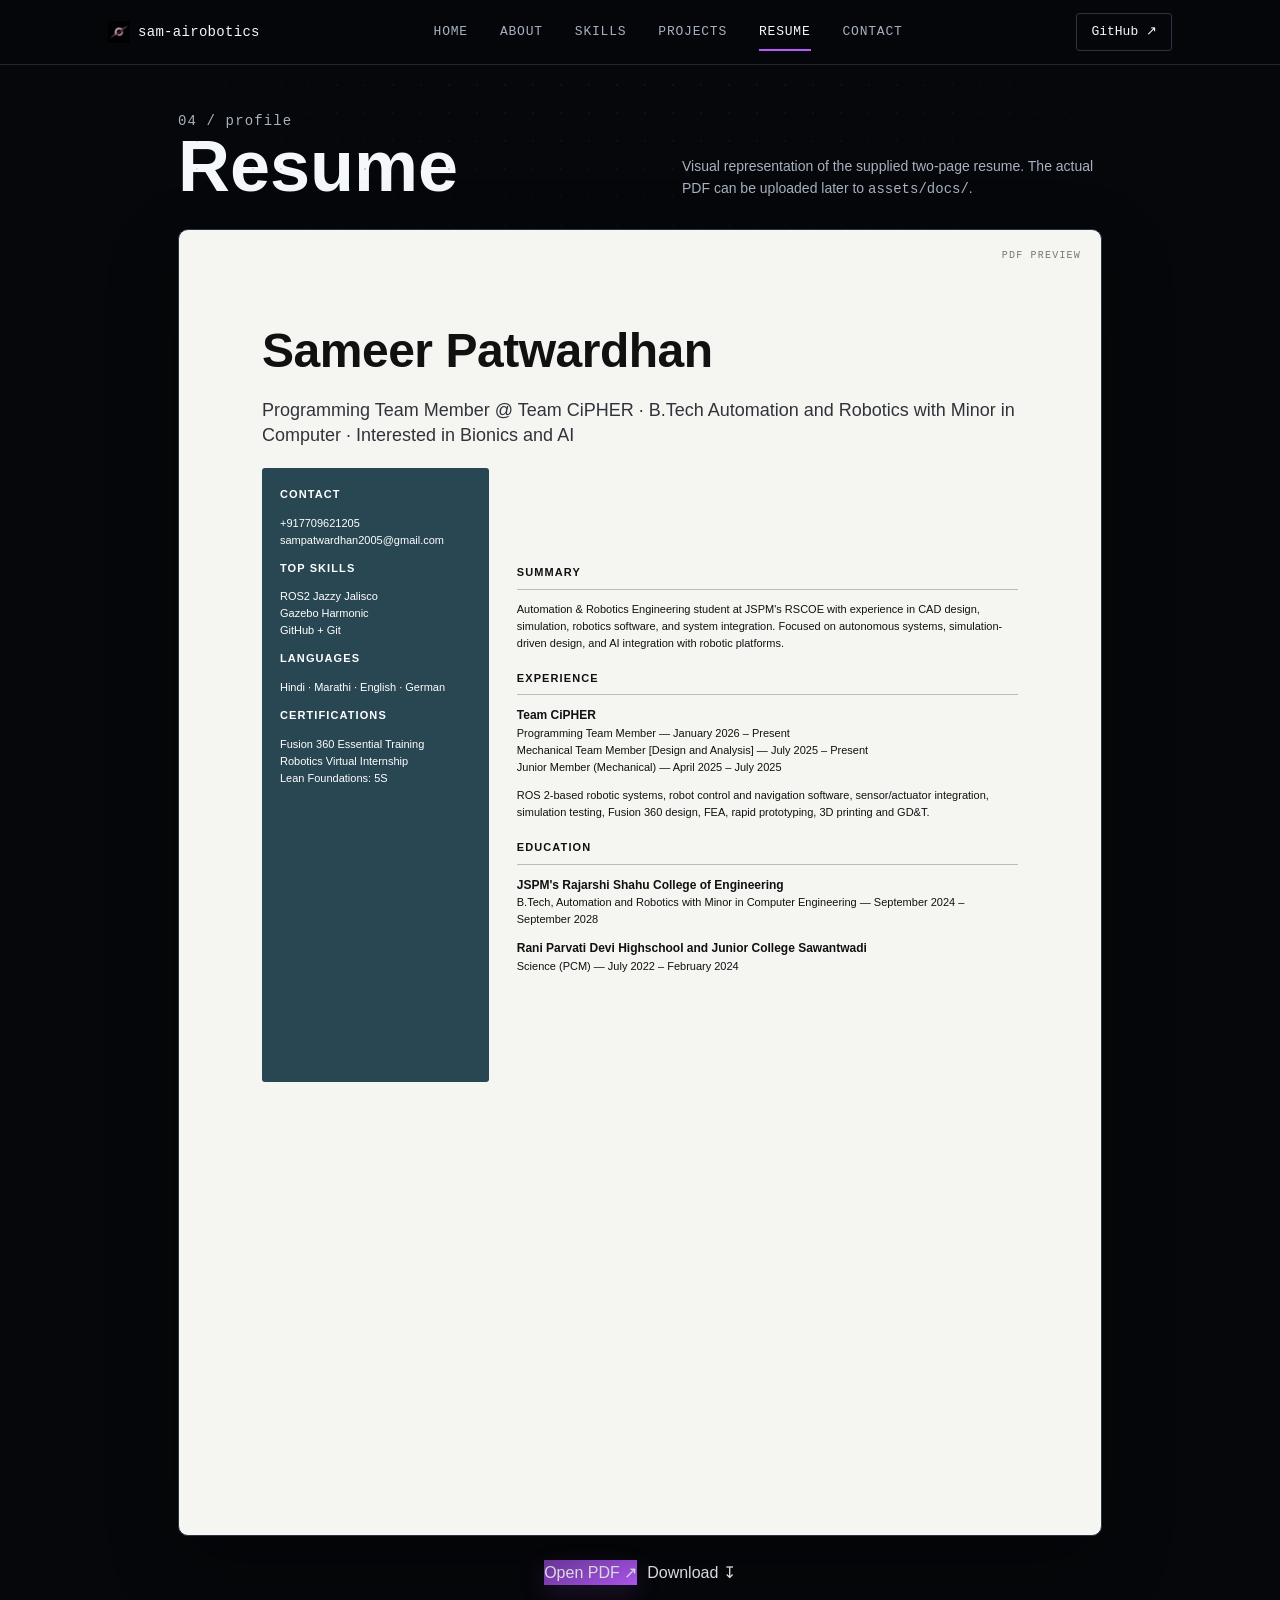
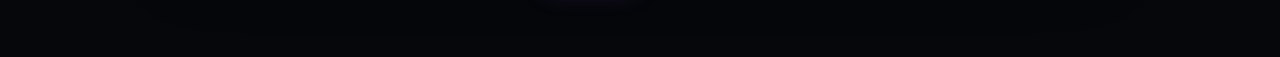
<file: resume-preview.html>
<!DOCTYPE html><html lang="en"><head><meta charset="utf-8"><meta name="viewport" content="width=device-width, initial-scale=1, viewport-fit=cover"><meta name="theme-color" content="#05070A"><meta name="color-scheme" content="dark"><title>Sameer | Resume Preview</title>
<meta name="description" content="Preview Sameer Patwardhan’s robotics engineering resume and professional background.">
<link rel="canonical" href="https://sam-airobotics.github.io/portfolio/resume-preview.html">
<meta property="og:type" content="website">
<meta property="og:site_name" content="Sameer Patwardhan | Sam-AIRobotics">
<meta property="og:title" content="Resume Preview | Sameer Patwardhan">
<meta property="og:description" content="Preview Sameer Patwardhan’s robotics engineering resume and professional background.">
<meta property="og:url" content="https://sam-airobotics.github.io/portfolio/resume-preview.html">
<meta property="og:image" content="https://sam-airobotics.github.io/portfolio/assets/images/og-image.png">
<meta name="twitter:card" content="summary_large_image">
<meta name="twitter:title" content="Resume Preview | Sameer Patwardhan">
<meta name="twitter:description" content="Preview Sameer Patwardhan’s robotics engineering resume and professional background.">
<meta name="twitter:image" content="https://sam-airobotics.github.io/portfolio/assets/images/og-image.png"><link rel="icon" type="image/png" href="assets/images/void.png"><link rel="stylesheet" href="css/style.css"><link rel="stylesheet" href="css/portfolio-fix.css"><style>.resume-preview-page{min-height:100vh;padding:110px 0 72px}.resume-preview-wrap{max-width:980px;margin:auto;padding:0 28px}.resume-preview-head{display:flex;justify-content:space-between;align-items:flex-end;gap:30px;margin-bottom:28px}.resume-preview-head h1{margin:0;font-family:var(--display);font-size:clamp(42px,6vw,72px);line-height:.95}.resume-preview-head p{max-width:420px;color:var(--muted);font-size:14px;margin:0}.resume-preview-paper{position:relative;background:#f5f5f2;color:#111;border-radius:10px;overflow:hidden;border:1px solid var(--border);box-shadow:0 24px 70px rgba(0,0,0,.32);aspect-ratio:210/297;min-height:720px}.resume-preview-paper:before{content:'PDF PREVIEW';position:absolute;top:18px;right:20px;font-family:var(--mono);font-size:10px;letter-spacing:.12em;color:#777}.resume-preview-sheet{padding:9% 9%;font-family:Arial,sans-serif}.resume-name{font-size:clamp(28px,4vw,48px);font-weight:700;margin:0 0 8px}.resume-role{font-size:clamp(13px,1.7vw,18px);line-height:1.4;margin:0 0 20px;color:#30343a}.resume-rule{height:1px;background:#bbb;margin:18px 0}.resume-preview-grid{display:grid;grid-template-columns:30% 1fr;gap:28px}.resume-side{background:#294653;color:#fff;padding:18px;border-radius:3px}.resume-side h4,.resume-main h4{font-size:11px;text-transform:uppercase;letter-spacing:.1em;margin:0 0 10px}.resume-side p,.resume-side li,.resume-main p{font-size:11px;line-height:1.55}.resume-side ul{padding-left:16px;margin:0 0 20px}.resume-main h4{border-bottom:1px solid #bbb;padding-bottom:7px;margin-top:18px}.resume-main h4:first-child{margin-top:0}.resume-main strong{font-size:12px}.resume-actions{display:flex;justify-content:center;gap:10px;margin-top:24px}@media(max-width:700px){.resume-preview-wrap{padding:0 16px}.resume-preview-head{display:block}.resume-preview-head p{margin-top:14px}.resume-preview-paper{min-height:560px}.resume-preview-grid{grid-template-columns:1fr}.resume-side{display:none}.resume-actions{flex-direction:column}.resume-actions .button{width:100%}}</style></head><body><div class="bg-grid"></div><header class="nav"><div class="nav-inner"><a class="logo" href="index.html"><img src="assets/images/void.png" alt="VOID" class="logo-icon"><span>sam-airobotics</span></a><nav class="nav-links"><a href="index.html">home</a><a href="about.html">about</a><a href="skills.html">skills</a><a href="projects.html">projects</a><a class="is-active" href="resume.html">resume</a><a href="contact.html">contact</a></nav><a class="nav-cta" href="https://github.com/sam-airobotics" target="_blank" rel="noopener">GitHub ↗</a></div></header><main class="resume-preview-page"><div class="resume-preview-wrap"><div class="resume-preview-head"><div><p class="section-eyebrow">04 / profile</p><h1>Resume</h1></div><p>Visual representation of the supplied two-page resume. The actual PDF can be uploaded later to <code>assets/docs/</code>.</p></div><div class="resume-preview-paper"><div class="resume-preview-sheet"><h2 class="resume-name">Sameer Patwardhan</h2><p class="resume-role">Programming Team Member @ Team CiPHER · B.Tech Automation and Robotics with Minor in Computer · Interested in Bionics and AI</p><div class="resume-preview-grid"><aside class="resume-side"><h4>Contact</h4><p>+917709621205<br>sampatwardhan2005@gmail.com</p><h4>Top Skills</h4><p>ROS2 Jazzy Jalisco<br>Gazebo Harmonic<br>GitHub + Git</p><h4>Languages</h4><p>Hindi · Marathi · English · German</p><h4>Certifications</h4><p>Fusion 360 Essential Training<br>Robotics Virtual Internship<br>Lean Foundations: 5S</p></aside><section class="resume-main"><h4>Summary</h4><p>Automation &amp; Robotics Engineering student at JSPM's RSCOE with experience in CAD design, simulation, robotics software, and system integration. Focused on autonomous systems, simulation-driven design, and AI integration with robotic platforms.</p><h4>Experience</h4><p><strong>Team CiPHER</strong><br>Programming Team Member — January 2026 – Present<br>Mechanical Team Member [Design and Analysis] — July 2025 – Present<br>Junior Member (Mechanical) — April 2025 – July 2025</p><p>ROS 2-based robotic systems, robot control and navigation software, sensor/actuator integration, simulation testing, Fusion 360 design, FEA, rapid prototyping, 3D printing and GD&amp;T.</p><h4>Education</h4><p><strong>JSPM's Rajarshi Shahu College of Engineering</strong><br>B.Tech, Automation and Robotics with Minor in Computer Engineering — September 2024 – September 2028</p><p><strong>Rani Parvati Devi Highschool and Junior College Sawantwadi</strong><br>Science (PCM) — July 2022 – February 2024</p></section></div></div></div><div class="resume-actions"><a class="button button--primary" href="assets/docs/Resume%20ROS(1).pdf" target="_blank" rel="noopener">Open PDF ↗</a><a class="button" href="assets/docs/Resume%20ROS(1).pdf" download>Download ↧</a></div></div></main></body></html>
</file>
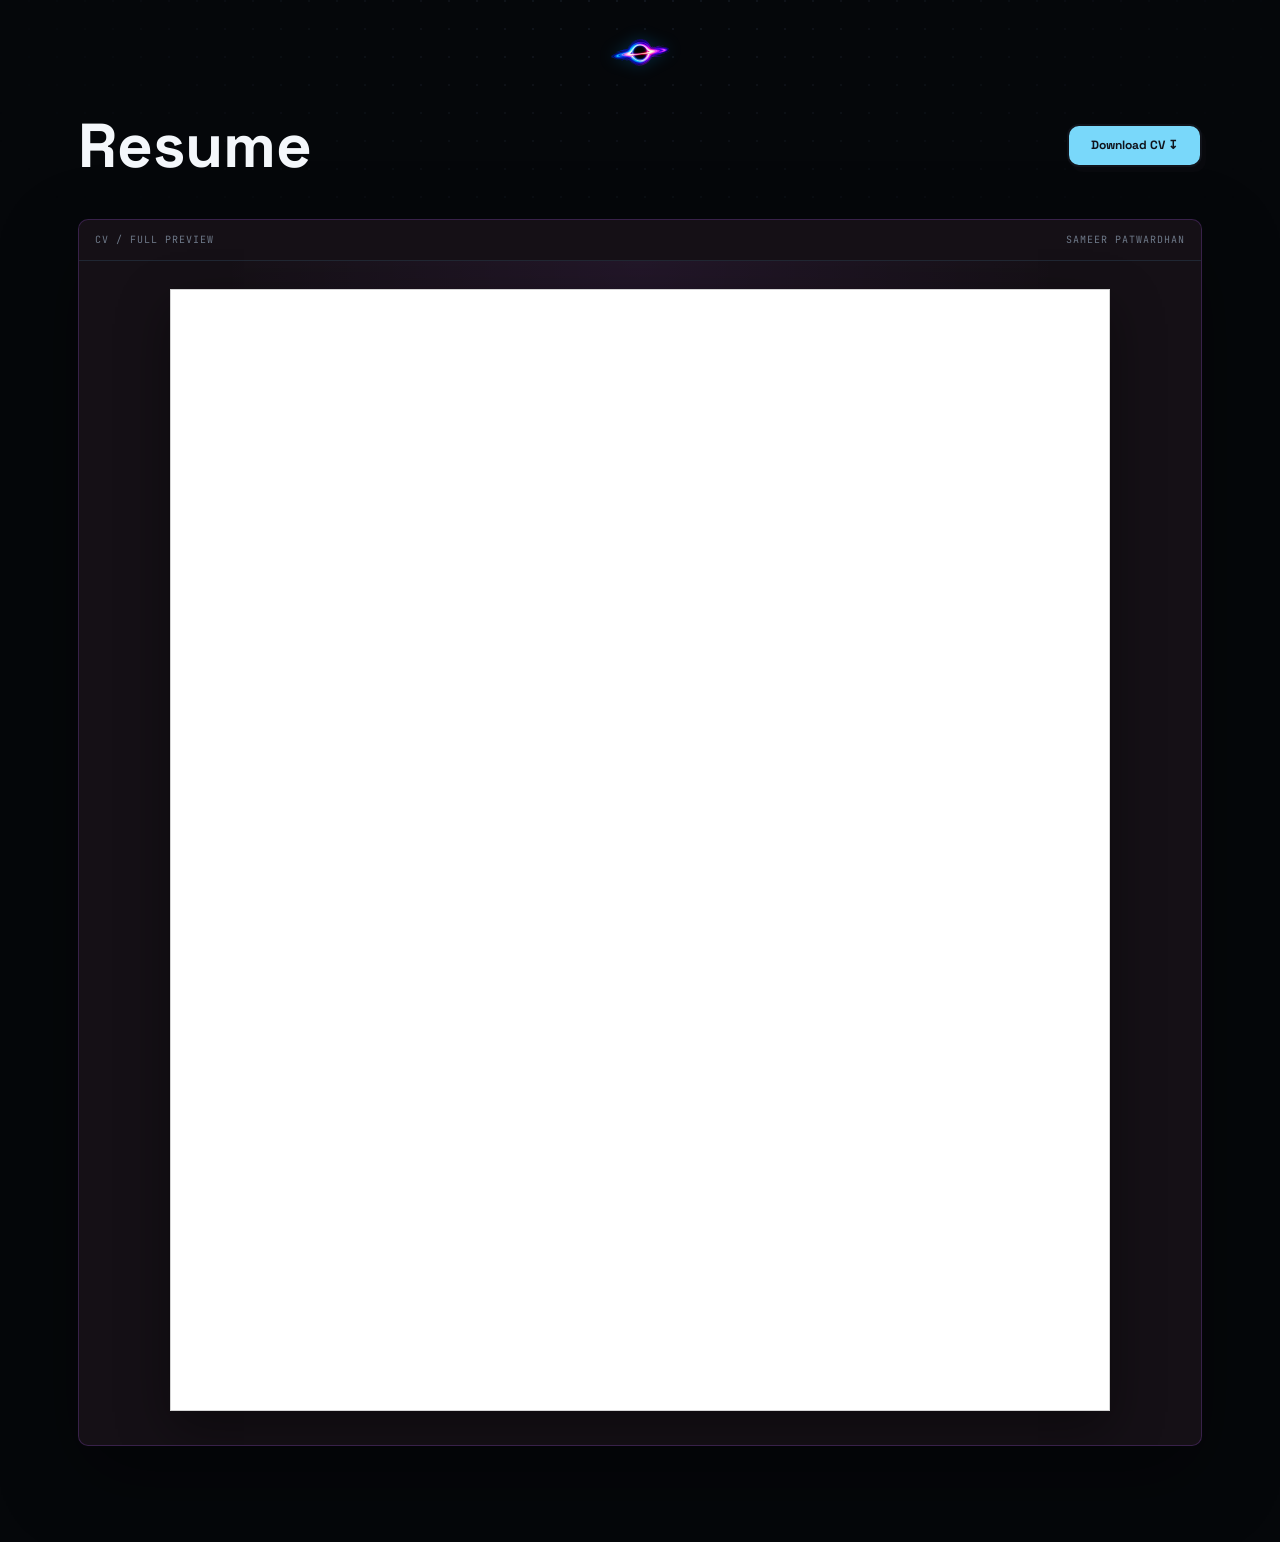
<file: resume.html>
<!DOCTYPE html><html lang="en"><head><meta charset="utf-8"><meta name="viewport" content="width=device-width, initial-scale=1, viewport-fit=cover"><meta name="theme-color" content="#05070A"><meta name="color-scheme" content="dark"><title>Sameer | Resume</title>
<meta name="description" content="View and download Sameer Patwardhan’s resume, featuring robotics engineering, CAD design, ROS 2, simulation and project experience.">
<link rel="canonical" href="https://sam-airobotics.github.io/portfolio/resume.html">
<meta property="og:type" content="website">
<meta property="og:site_name" content="Sameer Patwardhan | Sam-AIRobotics">
<meta property="og:title" content="Resume | Sameer Patwardhan">
<meta property="og:description" content="View and download Sameer Patwardhan’s resume, featuring robotics engineering, CAD design, ROS 2, simulation and project experience.">
<meta property="og:url" content="https://sam-airobotics.github.io/portfolio/resume.html">
<meta property="og:image" content="https://sam-airobotics.github.io/portfolio/assets/images/og-image.png">
<meta name="twitter:card" content="summary_large_image">
<meta name="twitter:title" content="Resume | Sameer Patwardhan">
<meta name="twitter:description" content="View and download Sameer Patwardhan’s resume, featuring robotics engineering, CAD design, ROS 2, simulation and project experience.">
<meta name="twitter:image" content="https://sam-airobotics.github.io/portfolio/assets/images/og-image.png"><link rel="icon" type="image/png" href="assets/images/void.png"><link rel="preconnect" href="https://fonts.googleapis.com"><link rel="preconnect" href="https://fonts.gstatic.com" crossorigin><link href="https://fonts.googleapis.com/css2?family=Space+Grotesk:wght@400;500;600;700&family=Inter:wght@400;500;600&family=JetBrains+Mono:wght@400;500&display=swap" rel="stylesheet"><link rel="stylesheet" href="css/style.css"><link rel="stylesheet" href="css/portfolio-fix.css"><link rel="stylesheet" href="css/top-circular-nav.css"><style>.resume-page{padding:110px 0 72px}.resume-page .section-inner{max-width:1180px}.resume-page-head{display:flex;justify-content:space-between;align-items:center;gap:24px;margin-bottom:24px}.resume-page-head h1{font-family:var(--display);font-size:clamp(40px,5vw,62px);margin:0}.resume-cv-viewer{background:#151016;border:1px solid rgba(184,92,255,.22);border-radius:10px;overflow:hidden;box-shadow:0 30px 80px rgba(0,0,0,.38)}.resume-cv-toolbar{display:flex;justify-content:space-between;align-items:center;padding:12px 16px;border-bottom:1px solid var(--line);font-family:var(--mono);font-size:10px;letter-spacing:.1em;color:var(--dim)}.resume-cv-pages{padding:28px 24px 34px;background:radial-gradient(circle at top,rgba(184,92,255,.08),transparent 32%);display:flex;flex-direction:column;gap:28px}.resume-sheet{width:min(100%,940px);margin:0 auto;background:#fff;box-shadow:0 18px 48px rgba(0,0,0,.4);border:1px solid #d4d4d4;overflow:hidden}.resume-sheet iframe{width:100%;height:1120px;border:0;display:block;background:#fff}.resume-page-actions{display:flex;justify-content:center;margin-top:20px}.resume-page-actions .button{min-width:180px}@media(max-width:900px){.resume-sheet iframe{height:980px}}@media(max-width:700px){.resume-page{padding-top:92px}.resume-page-head{display:flex;align-items:center;flex-direction:column;gap:14px}.resume-page-head .button{width:100%}.resume-cv-toolbar{flex-direction:column;align-items:flex-start;gap:6px}.resume-cv-pages{padding:14px 8px 20px}.resume-sheet{width:100%}.resume-sheet iframe{height:900px}}</style><link rel="stylesheet" href="css/raised-buttons.css"><link rel="stylesheet" href="css/mobile.css"><script src="js/device.js" defer></script></head><body><div class="bg-grid"></div><button class="topnav-trigger" id="topnavTrigger" type="button" aria-label="Open navigation" aria-expanded="false" aria-controls="topnavOverlay"><img src="assets/images/black-hole-nav.png" alt=""></button>
<div class="topnav-overlay" id="topnavOverlay" aria-hidden="true">
 <nav class="topnav-fan" id="topnavFan" aria-label="Main navigation">
  <ul>
   <li style="--i:0;--a:255deg"><a href="index.html"><span>Home</span></a></li>
   <li style="--i:1;--a:230deg"><a href="about.html"><span>About</span></a></li>
   <li style="--i:2;--a:205deg"><a href="experience.html"><span>Experience</span></a></li>
   <li style="--i:3;--a:180deg"><a href="skills.html"><span>Skills</span></a></li>
   <li style="--i:4;--a:155deg"><a href="projects.html"><span>Projects</span></a></li>
   <li style="--i:5;--a:130deg"><a href="resume.html"><span>Resume</span></a></li>
   <li style="--i:6;--a:105deg"><a href="contact.html"><span>Contact</span></a></li>
  </ul>
  <div class="topnav-hub"></div>
  <button class="topnav-close" id="topnavClose" type="button" aria-label="Close navigation"><img src="assets/images/black-hole-nav.png" alt=""></button>
 </nav>
</div><main><section class="resume-page"><div class="section-inner"><div class="resume-page-head"><h1>Resume</h1><a class="button button--primary" href="assets/docs/Resume.pdf" target="_blank" rel="noopener">Download CV ↧</a></div><div class="resume-cv-viewer"><div class="resume-cv-toolbar"><span>CV / FULL PREVIEW</span><span>SAMEER PATWARDHAN</span></div><div class="resume-cv-pages"><div class="resume-sheet"><iframe src="assets/docs/Resume.pdf#view=FitH" title="Sameer Patwardhan Resume"></iframe></div></div></div></div></section></main><script src="js/top-circular-nav.js"></script><script src="js/resume-mobile.js"></script></body></html>
</file>
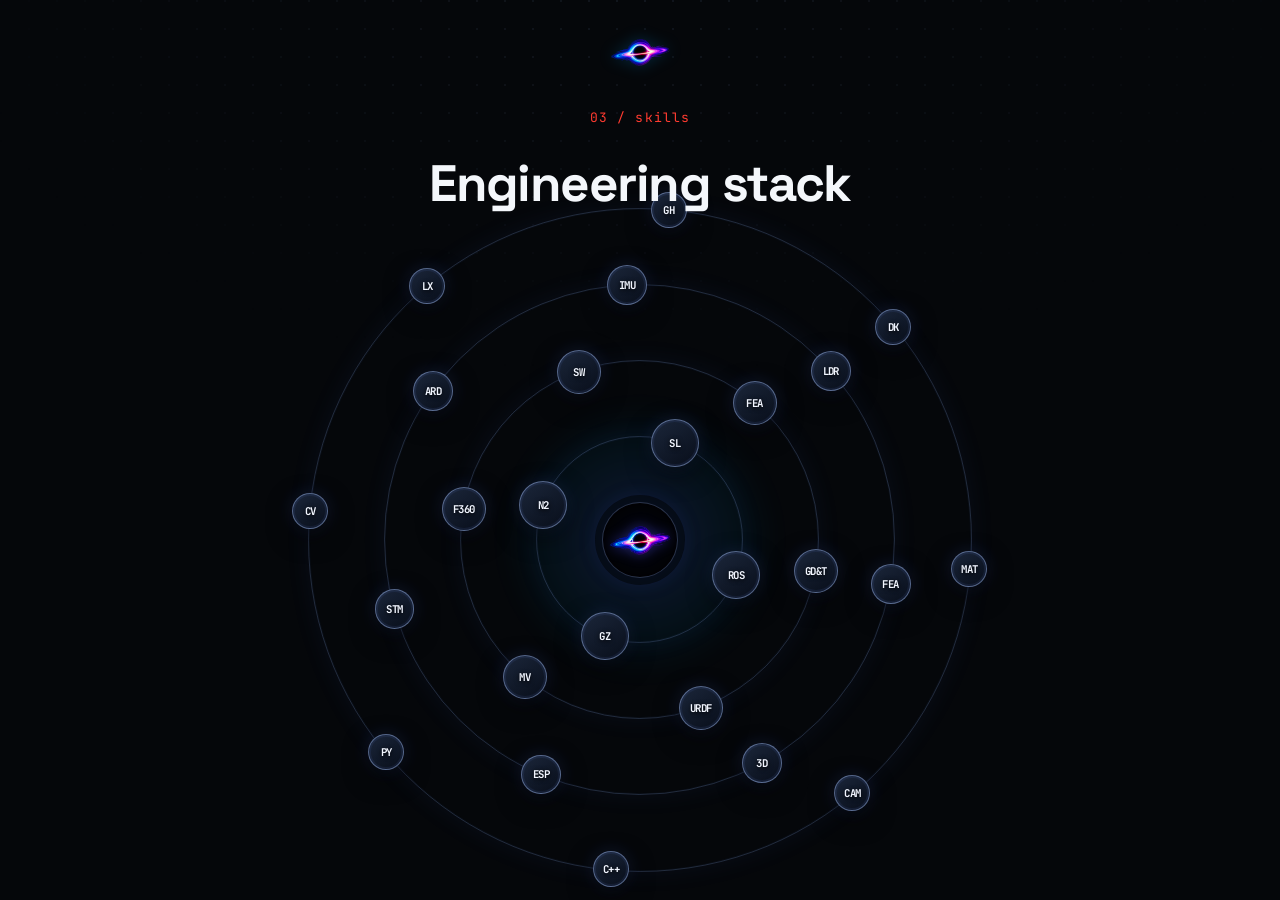
<file: skills.html>
<!DOCTYPE html><html lang="en"><head><meta charset="utf-8"><meta name="viewport" content="width=device-width, initial-scale=1, viewport-fit=cover"><meta name="theme-color" content="#05070A"><meta name="color-scheme" content="dark"><title>Sameer | Skills</title>
<meta name="description" content="Explore Sameer Patwardhan’s engineering skills across robotics software, ROS 2, Gazebo, CAD, simulation, control systems and AI.">
<link rel="canonical" href="https://sam-airobotics.github.io/portfolio/skills.html">
<meta property="og:type" content="website">
<meta property="og:site_name" content="Sameer Patwardhan | Sam-AIRobotics">
<meta property="og:title" content="Robotics & Engineering Skills | Sameer Patwardhan">
<meta property="og:description" content="Explore Sameer Patwardhan’s engineering skills across robotics software, ROS 2, Gazebo, CAD, simulation, control systems and AI.">
<meta property="og:url" content="https://sam-airobotics.github.io/portfolio/skills.html">
<meta property="og:image" content="https://sam-airobotics.github.io/portfolio/assets/images/og-image.png">
<meta name="twitter:card" content="summary_large_image">
<meta name="twitter:title" content="Robotics & Engineering Skills | Sameer Patwardhan">
<meta name="twitter:description" content="Explore Sameer Patwardhan’s engineering skills across robotics software, ROS 2, Gazebo, CAD, simulation, control systems and AI.">
<meta name="twitter:image" content="https://sam-airobotics.github.io/portfolio/assets/images/og-image.png"><link rel="icon" type="image/png" href="assets/images/void.png"><link rel="preconnect" href="https://fonts.googleapis.com"><link rel="stylesheet" href="https://fonts.googleapis.com/css2?family=Space+Grotesk:wght@400;500;600;700&family=Inter:wght@400;500;600&family=JetBrains+Mono:wght@400;500&display=swap"><link rel="stylesheet" href="css/style.css"><link rel="stylesheet" href="css/portfolio-fix.css"><link rel="stylesheet" href="css/top-circular-nav.css"><link rel="stylesheet" href="css/orbit-skills.css"><link rel="stylesheet" href="css/raised-buttons.css"><link rel="stylesheet" href="css/mobile.css"><script src="js/device.js" defer></script></head><body><div class="bg-grid"></div><button class="topnav-trigger" id="topnavTrigger" type="button" aria-label="Open navigation" aria-expanded="false" aria-controls="topnavOverlay"><img src="assets/images/black-hole-nav.png" alt=""></button>
<div class="topnav-overlay" id="topnavOverlay" aria-hidden="true">
 <nav class="topnav-fan" id="topnavFan" aria-label="Main navigation">
  <ul>
   <li style="--i:0;--a:255deg"><a href="index.html"><span>Home</span></a></li>
   <li style="--i:1;--a:230deg"><a href="about.html"><span>About</span></a></li>
   <li style="--i:2;--a:205deg"><a href="experience.html"><span>Experience</span></a></li>
   <li style="--i:3;--a:180deg"><a href="skills.html"><span>Skills</span></a></li>
   <li style="--i:4;--a:155deg"><a href="projects.html"><span>Projects</span></a></li>
   <li style="--i:5;--a:130deg"><a href="resume.html"><span>Resume</span></a></li>
   <li style="--i:6;--a:105deg"><a href="contact.html"><span>Contact</span></a></li>
  </ul>
  <div class="topnav-hub"></div>
  <button class="topnav-close" id="topnavClose" type="button" aria-label="Close navigation"><img src="assets/images/black-hole-nav.png" alt=""></button>
 </nav>
</div><main><section class="skills" id="skills"><div class="section-inner"><div class="skills-heading skills-heading-centered"><div><p class="section-eyebrow">03 / skills</p><h1>Engineering stack</h1></div></div><div class="orbit-skills" aria-label="Orbiting technology logos">
  <div class="orbit-stage" id="orbitSkillsStage">
    <div class="orbit-scene" id="orbitSkillsScene">
      <div class="orbit-glow"></div>
      <div class="orbit-center" aria-label="Sam-AIRobotics">
        <div class="orbit-center-core"><img src="assets/images/black-hole-nav.png" alt="Sam-AIRobotics logo"></div>
      </div>
    </div>
  </div></div><p class="orbit-hint">Tap a logo to see the technology</p><div class="skills-ribbon"><span>DESIGN</span><i>→</i><span>MODEL</span><i>→</i><span>SIMULATE</span><i>→</i><span>INTEGRATE</span><i>→</i><span>VALIDATE</span></div></div></section></main><script src="js/top-circular-nav.js"></script><script src="js/orbit-skills.js"></script></body></html>
</file>
<file: css/style.css>
:root{
--bg:#05070A;--bg-soft:#0A0D12;--panel:#0F131A;--panel-2:#151A22;--line:#202733;--border:#2B3442;--text:#F4F7FB;--muted:#A8B1C0;--dim:#6E7989;--accent:#FF3B30;--accent-soft:rgba(255,59,48,.10);--accent-soft-2:rgba(255,59,48,.22);--signal:#2D7FF9;--signal-soft:rgba(45,127,249,.16);--display:'Space Grotesk',sans-serif;--body:'Inter',sans-serif;--mono:'JetBrains Mono',monospace;--maxw:1120px}
*{box-sizing:border-box}html{scroll-behavior:smooth}body{margin:0;background:var(--bg);color:var(--text);font-family:var(--body);line-height:1.6;-webkit-font-smoothing:antialiased;overflow-x:hidden}img{max-width:100%;display:block}a{color:inherit;text-decoration:none}::selection{background:var(--accent-soft-2);color:var(--text)}:focus-visible{outline:2px solid var(--signal);outline-offset:3px;border-radius:2px}.bg-grid{position:fixed;inset:0;z-index:0;pointer-events:none;background-image:radial-gradient(circle at 1px 1px,var(--line) 1px,transparent 1px);background-size:28px 28px;-webkit-mask-image:radial-gradient(ellipse 80% 60% at 50% 0%,black 0%,transparent 70%);mask-image:radial-gradient(ellipse 80% 60% at 50% 0%,black 0%,transparent 70%);opacity:.48}.section-inner{max-width:var(--maxw);margin:0 auto;padding:0 28px;position:relative;z-index:1}
header.nav{position:fixed;top:0;left:0;right:0;z-index:50;background:rgba(5,7,10,.82);backdrop-filter:blur(12px);border-bottom:1px solid var(--line)}.nav-inner{max-width:var(--maxw);margin:0 auto;padding:0 28px;display:flex;align-items:center;justify-content:space-between;height:64px}.logo{font-family:var(--mono);font-size:15px;letter-spacing:.02em;display:flex;align-items:center;gap:6px;color:var(--text)}.nav-links{display:flex;gap:32px;font-family:var(--mono);font-size:13px;text-transform:uppercase;letter-spacing:.06em}.nav-links a{color:var(--muted);transition:color .2s;position:relative}.nav-links a:hover,.nav-links a.is-active{color:var(--text)}.nav-links a.is-active::after{content:'';position:absolute;left:0;right:0;bottom:-9px;height:2px;background:var(--accent)}.nav-cta{font-family:var(--mono);font-size:13px;border:1px solid var(--border);padding:8px 14px;border-radius:3px;color:var(--text);transition:.2s;white-space:nowrap}.nav-cta:hover{border-color:var(--accent);color:var(--accent)}.nav-toggle{display:none}.nav-mobile{display:none}
.hero{position:relative;height:100vh;min-height:680px;overflow:hidden;background:#000}.hero-media,.hero-video{position:absolute;inset:0;width:100%;height:100%}.hero-video{object-fit:cover}.hero-media::after{content:'';position:absolute;inset:0;background:linear-gradient(180deg,rgba(0,0,0,.18),rgba(0,0,0,.52) 58%,rgba(0,0,0,.88) 100%)}.hero-grid-overlay{position:absolute;inset:0;pointer-events:none;background-image:radial-gradient(rgba(255,255,255,.9) 1px,transparent 1px);background-size:24px 24px;opacity:.045}.hero-vignette{position:absolute;inset:0;background:radial-gradient(ellipse at center,transparent 38%,rgba(0,0,0,.6) 100%)}.hero-watermark{position:absolute;left:50%;top:50%;transform:translate(-50%,calc(-50% + 50px));font-family:var(--display);font-size:clamp(90px,22vw,420px);font-weight:700;letter-spacing:-.07em;line-height:1;color:transparent;white-space:nowrap;opacity:.11;background:radial-gradient(circle,rgba(45,127,249,0) 0%,rgba(45,127,249,.85) 72%);-webkit-background-clip:text;background-clip:text;pointer-events:none;user-select:none}.hero-content{position:relative;z-index:2;height:100%;padding:88px 28px 34px;max-width:var(--maxw);margin:0 auto;display:flex;flex-direction:column}.hero-spacer{flex:1}.hero-bottom{display:flex;flex-direction:column;gap:28px;align-items:flex-start}.hero-copy{display:flex;flex-direction:column;gap:18px}.hero-title{margin:0;color:#fff;font-family:var(--display);font-weight:300;line-height:.95;letter-spacing:-.045em;font-size:clamp(46px,8.7vw,100px)}.hero-title--right{align-self:flex-start;text-align:left}.hero-description{max-width:480px;margin:0;color:rgba(255,255,255,.68);font-size:14px;line-height:1.75}.scramble{display:inline-block;min-width:.2em}.hero--synapse .hero-copy,.hero--synapse .hero-title--right{width:100%}
.pipeline{border-top:1px solid var(--line);border-bottom:1px solid var(--line);background:var(--bg-soft)}.pipeline-inner{max-width:var(--maxw);margin:0 auto;padding:18px 28px;display:flex;align-items:center;justify-content:center;gap:18px;flex-wrap:wrap}.pstep{display:flex;align-items:center;gap:9px;font-family:var(--mono);font-size:13px;color:var(--muted);text-transform:uppercase;letter-spacing:.08em}.picon{font-size:15px}.parrow{color:var(--dim);font-size:13px}section:not(.hero):not(.pipeline){padding:96px 0}.section-eyebrow{font-family:var(--mono);font-size:13px;color:var(--accent);letter-spacing:.08em;margin:0 0 14px;text-transform:lowercase}h2{font-family:var(--display);font-weight:600;font-size:clamp(26px,3.4vw,36px);margin:0 0 36px;letter-spacing:-.01em}.reveal{opacity:1;transform:none;transition:opacity .6s ease,transform .6s ease}.js .reveal{opacity:0;transform:translateY(16px)}.js .reveal.is-visible{opacity:1;transform:translateY(0)}
.about-grid{display:grid;grid-template-columns:.85fr 1.15fr;gap:56px;align-items:start}.about-media{position:sticky;top:110px}.avatar{width:100%;aspect-ratio:1;object-fit:cover;border-radius:8px;border:1px solid var(--border);filter:saturate(.9) contrast(1.02)}.about-tagline{margin-top:14px;font-family:var(--mono);font-size:13px;color:var(--dim);text-align:center;font-style:italic}.about-copy p{color:var(--muted);font-size:16px;margin:0 0 18px;max-width:560px}.about-copy h2{margin-bottom:22px}.about-facts{list-style:none;margin:28px 0 0;padding:0;display:flex;flex-direction:column;gap:10px}.about-facts li{font-family:var(--mono);font-size:13.5px;color:var(--text);padding:12px 16px;background:var(--panel);border:1px solid var(--border);border-radius:5px;display:flex;gap:10px}.about-facts li span{color:var(--dim);min-width:92px;display:inline-block}.about-facts a{color:var(--signal);border-bottom:1px dashed var(--signal-soft)}
.stack-grid{display:grid;grid-template-columns:repeat(4,1fr);gap:20px}.stack-cat{background:var(--panel);border:1px solid var(--border);border-radius:6px;padding:22px 20px;transition:.2s}.stack-cat:hover{border-color:var(--signal-soft);transform:translateY(-2px)}.stack-cat h3{font-family:var(--mono);font-size:12px;text-transform:uppercase;letter-spacing:.07em;color:var(--dim);margin:0 0 14px;font-weight:500}.chips{display:flex;flex-wrap:wrap;gap:8px}.chip{font-family:var(--mono);font-size:12.5px;color:var(--text);background:var(--panel-2);border:1px solid var(--border);border-radius:4px;padding:6px 10px}
.projects{display:grid;grid-template-columns:repeat(2,minmax(0,1fr));gap:24px;align-items:stretch}.project-card{background:var(--panel);border:1px solid var(--border);border-radius:10px;padding:16px;display:flex;flex-direction:column;min-height:0;overflow:hidden;transition:transform .25s ease,border-color .25s ease,box-shadow .25s ease}.project-card:hover{transform:translateY(-5px);border-color:var(--signal-soft);box-shadow:0 16px 34px rgba(0,0,0,.35)}.project-card--active{border-color:var(--accent-soft-2)}.project-visual{position:relative;display:flex;align-items:center;justify-content:center;height:220px;margin:-16px -16px 20px;overflow:hidden;background:linear-gradient(135deg,var(--bg-soft),var(--panel-2));border-bottom:1px solid var(--line)}.project-visual::after{content:'';position:absolute;inset:0;background:linear-gradient(180deg,transparent 45%,rgba(5,7,10,.9) 100%),linear-gradient(90deg,rgba(255,59,48,.08),transparent 45%,rgba(45,127,249,.08));pointer-events:none}.project-visual img{width:100%;height:100%;object-fit:cover;object-position:center;transition:transform .45s ease,filter .45s ease}.project-visual:hover img{transform:scale(1.04);filter:saturate(1.06) contrast(1.04)}.visual-label{position:absolute;z-index:2;left:14px;bottom:12px;padding:5px 8px;border:1px solid rgba(244,247,251,.14);background:rgba(5,7,10,.75);backdrop-filter:blur(8px);font-family:var(--mono);font-size:10px;letter-spacing:.08em;color:var(--muted)}.visual-arrow{position:absolute;z-index:2;right:14px;bottom:12px;width:30px;height:30px;display:grid;place-items:center;border:1px solid var(--border);background:rgba(5,7,10,.72);color:var(--text);border-radius:4px}.project-visual--placeholder{background:radial-gradient(circle at 62% 42%,rgba(45,127,249,.17),transparent 34%),linear-gradient(135deg,#090B0F,#171C24)}.arm-base{border-color:var(--signal);background:rgba(45,127,249,.08);box-shadow:0 0 34px rgba(45,127,249,.12)}.arm-segment{border-color:var(--accent);background:rgba(255,59,48,.08)}.arm-gripper{border-color:var(--signal)}.project-visual--void{background:radial-gradient(circle at center,rgba(255,59,48,.12),transparent 38%),linear-gradient(135deg,#090B0F,#151A21)}.void-mark{font-family:var(--mono);font-size:34px;letter-spacing:.08em;color:var(--text);text-shadow:0 0 24px rgba(255,59,48,.18)}.void-mark span{color:var(--accent)}.project-visual--fusion{background:linear-gradient(135deg,#0B0F15,#171C26)}.fusion-grid span{border-color:rgba(45,127,249,.25);background:linear-gradient(180deg,rgba(45,127,249,.06),transparent)}.project-head{display:flex;justify-content:space-between;align-items:center;gap:12px;margin-bottom:14px}.project-status{font-family:var(--mono);font-size:11px;text-transform:uppercase;letter-spacing:.08em;color:var(--muted);border:1px solid var(--border);border-radius:20px;padding:4px 10px}.project-status.status-live{border-color:var(--signal-soft)}.project-lang{font-family:var(--mono);font-size:11px;color:var(--dim);text-align:right}.project-card h3{font-family:var(--display);font-size:24px;margin:0 0 10px}.project-card p{color:var(--muted);font-size:14px;margin:0 0 18px;line-height:1.75}.project-pipeline{display:flex;flex-wrap:wrap;gap:6px;align-items:center;margin-bottom:18px;font-family:var(--mono);font-size:11px;color:var(--dim)}.project-pipeline span:nth-child(odd){background:var(--panel-2);border:1px solid var(--border);border-radius:4px;padding:4px 8px;color:var(--muted)}.project-log{list-style:none;margin:0;padding:0;display:flex;flex-direction:column;gap:8px}.project-log li{position:relative;padding-left:20px;font-size:13px;color:var(--muted)}.project-log li::before{position:absolute;left:0;top:1px;font-family:var(--mono)}.project-log li.ok::before{content:'✓';color:var(--signal)}.project-log li.warn::before{content:'!';color:var(--accent)}.project-terminal{background:var(--bg-soft);border:1px solid var(--line);border-radius:6px;padding:14px 16px;margin-bottom:18px;font-family:var(--mono);font-size:12px}.project-terminal p{margin:0 0 6px}.project-terminal p:last-child{margin-bottom:0}.project-terminal .prompt{color:var(--accent);margin-right:6px}.project-terminal .out{color:var(--muted)}.project-link{margin-top:auto;padding-top:12px;font-family:var(--mono);font-size:12px;color:var(--signal);border-top:1px dashed var(--line)}.signal-grid{display:grid;grid-template-columns:1fr 1fr;gap:20px}.signal-grid img{width:100%;background:var(--panel);border:1px solid var(--border);border-radius:8px;padding:12px}.contact-inner{max-width:720px;text-align:center}.contact-inner p{color:var(--muted);font-size:16px;max-width:640px;margin:0 auto 24px}.contact-links{display:flex;justify-content:center;gap:12px;flex-wrap:wrap}.contact-link{font-family:var(--mono);font-size:13px;border:1px solid var(--border);border-radius:4px;padding:10px 14px;transition:.2s}.contact-link:hover{border-color:var(--accent);color:var(--accent)}
@media (max-width:900px){.nav-links{display:none}.nav-toggle{display:flex;width:34px;height:34px;align-items:center;justify-content:center;flex-direction:column;gap:4px;background:none;border:0}.nav-toggle span{width:18px;height:1px;background:var(--text)}.nav-mobile{display:none;flex-direction:column;padding:10px 28px 18px;border-top:1px solid var(--line)}.nav-mobile.is-open{display:flex}.nav-mobile a{padding:10px 0;font-family:var(--mono);font-size:13px}.hero{min-height:620px}.hero-content{padding-inline:20px}.hero-bottom{gap:24px}.hero-title{font-size:clamp(42px,11vw,82px)}.hero-title--right{align-self:flex-end;text-align:right}.stack-grid{grid-template-columns:repeat(2,1fr)}.about-grid{grid-template-columns:1fr;gap:32px}.about-media{position:static}.about-media .avatar{max-width:320px;margin:0 auto}.section-inner{padding-inline:20px}.projects{grid-template-columns:1fr}.signal-grid{grid-template-columns:1fr}}
@media (max-width:560px){.nav-inner{padding-inline:16px}.hero-content{padding-inline:16px}.hero-bottom{gap:18px}.hero-description{max-width:330px;font-size:13px}.hero-watermark{font-size:30vw}.stack-grid{grid-template-columns:1fr}.pipeline-inner{padding-inline:16px;gap:10px}.section-inner{padding-inline:16px}section:not(.hero):not(.pipeline){padding:72px 0}}

/* Homepage hero — glitch / digital-reality art direction */
.hero--glitch{height:calc(100svh - 64px);min-height:720px;background:#030406;isolation:isolate}
.hero--glitch .glitch-backdrop{position:absolute;inset:0;overflow:hidden;background:radial-gradient(ellipse at 64% 48%,#20202d 0%,#0a0b11 35%,#030406 72%)}
.hero--glitch .glitch-backdrop:before{content:"";position:absolute;inset:0;background:linear-gradient(90deg,rgba(0,0,0,.92) 0%,rgba(0,0,0,.72) 34%,rgba(0,0,0,.08) 68%,rgba(0,0,0,.62) 100%);z-index:2}
.hero--glitch .glitch-orbit{position:absolute;width:min(54vw,760px);aspect-ratio:1;border:1px solid rgba(168,150,255,.12);border-radius:50%;right:8%;top:50%;transform:translateY(-50%);box-shadow:0 0 0 38px rgba(168,150,255,.018),0 0 0 90px rgba(168,150,255,.012)}
.hero--glitch .glitch-portrait{position:absolute;right:13%;top:50%;width:clamp(330px,43vw,650px);height:94%;transform:translateY(-50%);display:flex;align-items:center;justify-content:center;overflow:hidden;opacity:.9;filter:grayscale(1) contrast(1.2)}
.hero--glitch .glitch-portrait>img{height:100%;width:100%;object-fit:contain;object-position:center bottom;mix-blend-mode:screen;mask-image:linear-gradient(to bottom,#000 0%,#000 72%,transparent 100%);-webkit-mask-image:linear-gradient(to bottom,#000 0%,#000 72%,transparent 100%)}
.hero--glitch .glitch-slice{position:absolute;inset:0;background-image:url("https://avatars.githubusercontent.com/u/198342640?v=4");background-repeat:no-repeat;background-size:contain;background-position:center bottom;mix-blend-mode:screen;opacity:0;pointer-events:none}
.hero--glitch .glitch-slice--one{filter:sepia(1) saturate(5) hue-rotate(285deg);animation:glitch-slice-one 5s steps(1,end) infinite}
.hero--glitch .glitch-slice--two{filter:sepia(1) saturate(7) hue-rotate(165deg);animation:glitch-slice-two 4.3s steps(1,end) infinite}
.hero--glitch .glitch-slice--three{filter:brightness(1.8);animation:glitch-slice-three 6s steps(1,end) infinite}
@keyframes glitch-slice-one{0%,86%,100%{opacity:0;clip-path:inset(0 0 0 0);transform:none}87%{opacity:.8;clip-path:inset(18% 0 64% 0);transform:translate(16px,-3px)}89%{opacity:.5;clip-path:inset(52% 0 35% 0);transform:translate(-12px,2px)}90%{opacity:0}}
@keyframes glitch-slice-two{0%,72%,100%{opacity:0}73%{opacity:.6;clip-path:inset(32% 0 55% 0);transform:translate(-18px,0)}75%{opacity:.35;clip-path:inset(66% 0 22% 0);transform:translate(12px,1px)}76%{opacity:0}}
@keyframes glitch-slice-three{0%,92%,100%{opacity:0}93%{opacity:.65;clip-path:inset(8% 0 80% 0);transform:translate(8px,0)}95%{opacity:0}}
.hero--glitch .glitch-noise{position:absolute;inset:0;opacity:.14;pointer-events:none;background-image:repeating-linear-gradient(0deg,transparent 0 3px,rgba(255,255,255,.08) 4px,transparent 5px),radial-gradient(rgba(255,255,255,.65) .7px,transparent .9px);background-size:100% 6px,7px 7px;mix-blend-mode:screen}
.hero--glitch .glitch-scanlines{position:absolute;inset:0;pointer-events:none;background:linear-gradient(transparent 50%,rgba(0,0,0,.2) 50%);background-size:100% 4px;opacity:.16}
.hero--glitch .glitch-content{z-index:4;max-width:var(--maxw);width:100%;height:100%;padding:100px 28px 54px;justify-content:center;align-items:flex-start}
.hero--glitch .glitch-copy{max-width:620px;position:relative;z-index:4;gap:17px}
.hero--glitch .hero-kicker{font:10px var(--mono);letter-spacing:.22em;color:#d5d7e0;margin:0 0 22px}
.hero--glitch .hero-kicker span{color:#ff4545}
.hero--glitch .glitch-title{font:700 clamp(54px,8vw,112px)/.86 var(--display);letter-spacing:-.075em;margin:0;text-transform:uppercase;text-shadow:2px 0 rgba(255,50,95,.38),-2px 0 rgba(80,190,255,.24)}
.hero--glitch .glitch-title span{display:block;white-space:nowrap}
.hero--glitch .glitch-outline{color:transparent;-webkit-text-stroke:1px rgba(255,255,255,.82);text-shadow:none}
.hero--glitch .glitch-subtitle{font:500 11px var(--mono);letter-spacing:.48em;color:#f0f0f4;margin:8px 0 2px}
.hero--glitch .hero-description{max-width:470px;font-size:14px;line-height:1.8;color:rgba(235,238,246,.72)}
.hero--glitch .hero-actions{display:flex;gap:12px;flex-wrap:wrap;margin-top:8px}
.hero--glitch .glitch-side-note{position:absolute;left:28px;top:19%;z-index:5;display:flex;flex-direction:column;gap:3px;font:9px var(--mono);letter-spacing:.28em;color:rgba(255,255,255,.65)}
.hero--glitch .glitch-side-note i{font-style:normal;color:#ff4545;margin-top:8px;letter-spacing:.5em}
.hero--glitch .glitch-frame{position:absolute;z-index:5;width:22px;height:22px;border-color:rgba(255,255,255,.72);border-style:solid;opacity:.8}
.hero--glitch .glitch-frame--tl{top:18px;left:18px;border-width:1px 0 0 1px}
.hero--glitch .glitch-frame--tr{top:18px;right:18px;border-width:1px 1px 0 0}
.hero--glitch .glitch-frame--bl{bottom:18px;left:18px;border-width:0 0 1px 1px}
.hero--glitch .glitch-frame--br{bottom:18px;right:18px;border-width:0 1px 1px 0}
.hero--glitch .glitch-cross{position:absolute;right:27px;z-index:5;color:rgba(255,255,255,.62);font:18px var(--mono)}
.hero--glitch .glitch-cross--one{top:44px}.hero--glitch .glitch-cross--two{top:68px}
.hero--glitch .glitch-loader{position:absolute;left:28px;bottom:52px;z-index:5;display:grid;grid-template-columns:auto 70px auto;align-items:center;gap:10px;font:8px var(--mono);letter-spacing:.18em;color:rgba(255,255,255,.52)}
.hero--glitch .glitch-loader div{height:7px;border:1px solid rgba(255,255,255,.3);padding:1px}
.hero--glitch .glitch-loader i{display:block;width:100%;height:100%;background:linear-gradient(90deg,#fff,#ff4545)}
.hero--glitch .glitch-loader b{font-weight:400;color:#ff5555}
.hero--glitch .glitch-meta{position:absolute;bottom:24px;z-index:5;font:8px var(--mono);letter-spacing:.18em;color:rgba(255,255,255,.4)}
.hero--glitch .glitch-meta--left{left:28px}.hero--glitch .glitch-meta--right{right:28px}
.hero--glitch .hero-scroll{display:none}
@media(max-width:760px){.hero--glitch{min-height:720px;height:calc(100svh - 60px)}.hero--glitch .glitch-portrait{right:-13%;width:86vw;height:75%;opacity:.48}.hero--glitch .glitch-orbit{width:95vw;right:-25%}.hero--glitch .glitch-content{padding:110px 22px 70px;justify-content:flex-end}.hero--glitch .glitch-copy{max-width:100%}.hero--glitch .glitch-title{font-size:clamp(48px,12vw,78px)}.hero--glitch .glitch-title span{white-space:normal}.hero--glitch .glitch-side-note{top:15%;left:22px}.hero--glitch .glitch-loader{left:22px;bottom:24px}.hero--glitch .glitch-meta{display:none}.hero--glitch .hero-description{max-width:390px;font-size:13px}}
@media(prefers-reduced-motion:reduce){.hero--glitch .glitch-slice{animation:none!important;display:none}}

/* Cyberpunk artwork-led homepage: image is the hero, keep interface copy minimal */
.hero--cyberpunk{position:relative;isolation:isolate;display:block;min-height:calc(100svh - 64px);height:calc(100svh - 64px);overflow:hidden;background:#020305}
.hero--cyberpunk .cyberpunk-art{position:absolute;inset:0;background-color:#020305;background-image:url("../assets/images/Cyberpunk.png");background-repeat:no-repeat;background-position:center center;background-size:contain}
.hero--cyberpunk .cyberpunk-side{position:absolute;z-index:3;right:clamp(18px,4vw,64px);bottom:clamp(24px,6vh,58px);display:flex;flex-direction:column;align-items:flex-end;gap:7px;color:rgba(255,255,255,.65);font:9px var(--mono);letter-spacing:.2em;text-shadow:0 1px 8px #000}
.hero--cyberpunk .cyberpunk-side a{margin-top:8px;color:#fff;text-decoration:none;border:1px solid rgba(255,255,255,.35);padding:10px 13px;letter-spacing:.14em;transition:background .2s,border-color .2s}
.hero--cyberpunk .cyberpunk-side a:hover{background:rgba(255,255,255,.1);border-color:#fff}
@media(max-width:760px){.hero--cyberpunk{min-height:calc(100svh - 60px);height:calc(100svh - 60px)}.hero--cyberpunk .cyberpunk-art{background-size:cover;background-position:52% center}.hero--cyberpunk .cyberpunk-side{right:18px;bottom:22px;font-size:8px}.hero--cyberpunk .cyberpunk-side a{padding:8px 10px}}

/* Minimal identity panel beside the Cyberpunk homepage artwork */
body.home-page .footer{display:none!important}
.hero--cyberpunk{position:relative;isolation:isolate;display:flex;align-items:center;min-height:calc(100svh - 64px);height:calc(100svh - 64px);overflow:hidden;background:#020305}
.hero--cyberpunk .cyberpunk-art{position:absolute;inset:0 auto 0 0;width:76%;background-color:#020305;background-image:url("../assets/images/Cyberpunk.png");background-repeat:no-repeat;background-position:center;background-size:contain}
.hero--cyberpunk .cyberpunk-intro{position:absolute;z-index:3;right:clamp(28px,7vw,112px);top:50%;transform:translateY(-50%);width:min(27%,360px);color:#f4f4f7;text-align:left}
.hero--cyberpunk .cyberpunk-kicker{margin:0 0 22px;font:9px var(--mono);letter-spacing:.22em;color:#ff4545}
.hero--cyberpunk .cyberpunk-kicker span{color:rgba(255,255,255,.5);margin-left:8px}
.hero--cyberpunk .cyberpunk-intro h1{margin:0;font:600 clamp(42px,5vw,76px)/.98 var(--display);letter-spacing:-.065em}
.hero--cyberpunk .cyberpunk-intro h1 span{color:transparent;-webkit-text-stroke:1px rgba(255,255,255,.8)}
.hero--cyberpunk .cyberpunk-role{margin:24px 0 0;font:500 12px var(--mono);letter-spacing:.32em;color:rgba(255,255,255,.76)}
.hero--cyberpunk .cyberpunk-role span{color:#ff4545}
@media(max-width:760px){
 .hero--cyberpunk{min-height:calc(100svh - 60px);height:calc(100svh - 60px)}
 .hero--cyberpunk .cyberpunk-art{width:100%;height:72%;top:0;bottom:auto;background-size:contain;background-position:center top}
 .hero--cyberpunk .cyberpunk-intro{top:auto;bottom:10%;right:8%;transform:none;width:84%;text-align:right}
 .hero--cyberpunk .cyberpunk-intro h1{font-size:clamp(42px,11vw,64px)}
 .hero--cyberpunk .cyberpunk-kicker{margin-bottom:12px}
 .hero--cyberpunk .cyberpunk-role{margin-top:12px;font-size:10px}
}

/* Centered Cyberpunk artwork with left-aligned identity and navigation actions */
.hero--cyberpunk{position:relative;isolation:isolate;display:block;min-height:calc(100svh - 64px);height:calc(100svh - 64px);overflow:hidden;background:#020305}
.hero--cyberpunk .cyberpunk-art{position:absolute;inset:0;width:100%;height:100%;background:#020305 url("../assets/images/Cyberpunk.png") no-repeat center center;background-size:contain}
.hero--cyberpunk .cyberpunk-intro{position:absolute;z-index:3;left:clamp(24px,5vw,84px);right:auto;top:50%;transform:translateY(-50%);width:min(29vw,390px);padding:22px 24px 24px 0;text-align:left;color:#f4f4f7;background:linear-gradient(90deg,rgba(2,3,5,.94) 0%,rgba(2,3,5,.78) 76%,transparent 100%)}
.hero--cyberpunk .cyberpunk-kicker{margin:0 0 20px;font:9px var(--mono);letter-spacing:.22em;color:#ff4545}
.hero--cyberpunk .cyberpunk-kicker span{color:rgba(255,255,255,.5);margin-left:8px}
.hero--cyberpunk .cyberpunk-intro h1{margin:0;font:600 clamp(42px,5vw,76px)/.98 var(--display);letter-spacing:-.065em}
.hero--cyberpunk .cyberpunk-intro h1 span{color:transparent;-webkit-text-stroke:1px rgba(255,255,255,.8)}
.hero--cyberpunk .cyberpunk-role{margin:20px 0 0;font:500 11px var(--mono);letter-spacing:.28em;color:rgba(255,255,255,.76)}
.hero--cyberpunk .cyberpunk-role span{color:#ff4545}
.hero--cyberpunk .cyberpunk-actions{display:flex;flex-direction:column;align-items:flex-start;gap:9px;margin-top:30px}
.hero--cyberpunk .cyberpunk-button{display:inline-flex;align-items:center;justify-content:space-between;gap:24px;min-width:190px;padding:11px 14px;border:1px solid rgba(255,255,255,.26);background:rgba(7,8,13,.72);color:#f4f4f7;text-decoration:none;font:500 11px var(--mono);letter-spacing:.04em;transition:background .2s,border-color .2s,transform .2s}
.hero--cyberpunk .cyberpunk-button span{color:#ff4b65}
.hero--cyberpunk .cyberpunk-button:hover{background:rgba(125,52,178,.25);border-color:#bd6cff;transform:translateX(4px)}
.hero--cyberpunk .cyberpunk-button--primary{border-color:rgba(189,108,255,.65)}
@media(max-width:760px){
 .hero--cyberpunk{min-height:calc(100svh - 60px);height:calc(100svh - 60px)}
 .hero--cyberpunk .cyberpunk-art{background-size:auto 72%;background-position:center 5%}
 .hero--cyberpunk .cyberpunk-intro{left:7%;right:7%;top:auto;bottom:4%;transform:none;width:auto;padding:16px 18px;background:linear-gradient(90deg,rgba(2,3,5,.94),rgba(2,3,5,.78))}
 .hero--cyberpunk .cyberpunk-intro h1{font-size:clamp(40px,10vw,58px)}
 .hero--cyberpunk .cyberpunk-kicker{margin-bottom:10px}
 .hero--cyberpunk .cyberpunk-role{margin-top:10px;font-size:10px}
 .hero--cyberpunk .cyberpunk-actions{flex-direction:row;flex-wrap:wrap;gap:7px;margin-top:18px}
 .hero--cyberpunk .cyberpunk-button{min-width:0;padding:9px 10px;font-size:9px;gap:9px}
}

/* Keep the introduction on the left and move the CTA stack to the right */
@media(min-width:761px){
 .hero--cyberpunk .cyberpunk-intro{left:clamp(24px,5vw,84px);right:auto;width:min(27vw,360px)}
 .hero--cyberpunk .cyberpunk-actions{position:absolute;left:auto;right:clamp(28px,6vw,96px);top:50%;bottom:auto;transform:translateY(-50%);margin:0;align-items:stretch;min-width:205px}
 .hero--cyberpunk .cyberpunk-button{width:100%;min-width:205px}
}
@media(max-width:760px){
 .hero--cyberpunk .cyberpunk-actions{position:static;transform:none;align-items:flex-start}
}

/* Desktop hero: independent left identity and right-side navigation actions */
@media(min-width:761px){
 .hero--cyberpunk .cyberpunk-intro{
   position:absolute;inset:0;width:auto;height:100%;left:0;right:0;top:0;bottom:0;
   transform:none;padding:0;background:none;text-align:left;pointer-events:none;
 }
 .hero--cyberpunk .cyberpunk-kicker{
   position:absolute;left:clamp(34px,5vw,90px);top:29%;margin:0;
   font-size:11px;letter-spacing:.24em;
 }
 .hero--cyberpunk .cyberpunk-intro h1{
   position:absolute;left:clamp(34px,5vw,90px);top:34%;margin:0;
   font-size:clamp(58px,6.1vw,100px);line-height:.99;letter-spacing:-.065em;
 }
 .hero--cyberpunk .cyberpunk-role{
   position:absolute;left:clamp(34px,5vw,90px);top:57%;margin:0;
   font-size:14px;letter-spacing:.32em;
 }
 .hero--cyberpunk .cyberpunk-actions{
   position:absolute;right:clamp(34px,6vw,110px);left:auto;top:50%;
   bottom:auto;transform:translateY(-50%);margin:0;
   width:clamp(230px,19vw,310px);min-width:0;gap:14px;
   align-items:stretch;pointer-events:auto;
 }
 .hero--cyberpunk .cyberpunk-button{
   box-sizing:border-box;width:100%;min-width:0;min-height:58px;
   padding:17px 20px;font-size:14px;letter-spacing:.06em;
 }
}
@media(max-width:760px){
 .hero--cyberpunk .cyberpunk-intro{pointer-events:auto}
}

/* Give the Cyberpunk portrait breathing room so the full head remains visible */
@media(min-width:761px){
 .hero--cyberpunk .cyberpunk-art{
   background-size:auto 90%;
   background-position:center center;
 }
}

/* Align the portrait artwork with the bottom edge of the hero section */
@media(min-width:761px){
 .hero--cyberpunk .cyberpunk-art{
   background-size:auto 100% !important;
   background-position:center bottom !important;
 }
}
</file>
<file: css/portfolio-fix.css>
/* Portfolio visual system — multi-page + reference-inspired */
:root{--purple:#b85cff;--purple-soft:rgba(184,92,255,.18);--purple-strong:rgba(184,92,255,.32)}
.logo-icon{width:22px!important;height:22px!important;object-fit:contain}.logo{gap:8px}.logo span{font-size:14px}
.nav-links a.is-active{color:var(--text)}.nav-links a.is-active::after{background:var(--purple)}
.button--primary{background:linear-gradient(135deg,#7c3fb0,#b85cff);border-color:#8f4fc7;box-shadow:0 8px 26px rgba(184,92,255,.16)}.button--primary:hover{box-shadow:0 12px 34px rgba(184,92,255,.25);filter:brightness(1.06)}
.hero-layout{display:grid;grid-template-columns:minmax(0,1fr) auto;gap:48px;align-items:end}.hero-actions{display:flex;gap:12px}.button{display:inline-flex;align-items:center;justify-content:center}
.about-hero-grid{display:grid;grid-template-columns:minmax(270px,.72fr) minmax(0,1.28fr);gap:56px;align-items:center}.about-hero-grid>div:last-child{min-width:0}.about-hero-grid h1{font-family:var(--display);font-size:clamp(38px,5vw,64px);line-height:1.03;letter-spacing:-.045em;margin:0 0 20px}.about-lead{color:var(--text)!important;font-size:17px!important;line-height:1.75!important;max-width:700px!important}.about-copy{color:var(--muted);font-size:15px;line-height:1.8;max-width:700px}.about-card-grid{display:grid;grid-template-columns:repeat(3,minmax(0,1fr));gap:18px;margin-top:38px}.about-card{position:relative;min-height:190px;padding:24px;background:linear-gradient(145deg,rgba(255,255,255,.025),rgba(255,255,255,0) 42%),var(--panel);border:1px solid var(--border);border-radius:8px;overflow:hidden;transition:transform .25s ease,border-color .25s ease,box-shadow .25s ease}.about-card::before{content:'';position:absolute;inset:auto -20% -40% 35%;height:150px;background:radial-gradient(circle,var(--purple-soft),transparent 68%);pointer-events:none}.about-card:nth-child(2)::before{background:radial-gradient(circle,rgba(45,127,249,.12),transparent 68%)}.about-card:nth-child(3)::before{background:radial-gradient(circle,rgba(255,59,48,.10),transparent 68%)}.about-card:hover{transform:translateY(-5px);border-color:var(--purple-strong);box-shadow:0 18px 38px rgba(0,0,0,.28)}.about-card>span{position:relative;display:block;font-family:var(--mono);font-size:10px;letter-spacing:.1em;color:var(--dim);margin-bottom:13px}.about-card h2{position:relative;font-family:var(--display);font-size:23px;line-height:1.25;margin:0 0 9px}.about-card p{position:relative;margin:0;color:var(--muted);font-size:13px;line-height:1.7}.portrait-frame{max-width:380px;position:relative}.portrait-frame img{width:100%;aspect-ratio:1;object-fit:cover}.intro{min-height:0}
.skills-heading{display:flex;align-items:flex-end;justify-content:space-between;gap:40px;margin-bottom:34px}.skills-heading h1{margin:0;font-family:var(--display);font-size:clamp(34px,4vw,50px);letter-spacing:-.03em}.skills-intro{max-width:460px;margin:0;color:var(--muted);font-size:14px;line-height:1.7}.skills-grid{display:grid;grid-template-columns:repeat(2,minmax(0,1fr));gap:18px}.skill-panel{position:relative;min-height:300px;padding:26px 24px 22px;background:linear-gradient(145deg,rgba(255,255,255,.025),rgba(255,255,255,0) 42%),var(--panel);border:1px solid var(--border);border-radius:8px;overflow:hidden;transition:transform .25s ease,border-color .25s ease,box-shadow .25s ease}.skill-panel::before{content:'';position:absolute;inset:auto -20% -35% 35%;height:180px;background:radial-gradient(circle,rgba(45,127,249,.13),transparent 68%);pointer-events:none}.skill-panel:nth-child(2)::before{background:radial-gradient(circle,rgba(184,92,255,.12),transparent 68%)}.skill-panel:nth-child(3)::before{background:radial-gradient(circle,rgba(45,127,249,.10),transparent 68%)}.skill-panel:nth-child(4)::before{background:radial-gradient(circle,rgba(255,59,48,.10),transparent 68%)}.skill-panel:hover{transform:translateY(-5px);border-color:var(--purple-strong);box-shadow:0 18px 38px rgba(0,0,0,.28)}.skill-index{position:absolute;top:18px;right:20px;font-family:var(--mono);font-size:11px;color:var(--dim);letter-spacing:.08em}.skill-icon{width:44px;height:44px;display:grid;place-items:center;margin-bottom:22px;border:1px solid var(--border);border-radius:5px;background:var(--panel-2);font-family:var(--mono);font-size:18px;color:var(--signal)}.skill-panel:nth-child(2) .skill-icon{color:var(--purple)}.skill-panel:nth-child(4) .skill-icon{color:var(--accent)}.skill-panel h3{position:relative;margin:0 0 8px;font-family:var(--display);font-size:25px;letter-spacing:-.02em}.skill-panel p{position:relative;margin:0 0 22px;color:var(--muted);font-size:13px;line-height:1.65;max-width:420px}.chip-wrap{position:relative;display:flex;flex-wrap:wrap;gap:8px}.tech-chips>span{display:inline-flex;align-items:center;gap:7px;font-family:var(--mono);font-size:11px;color:var(--text);background:rgba(255,255,255,.03);border:1px solid var(--border);border-radius:999px;padding:6px 9px;transition:.2s}.tech-chips>span img{width:16px;height:16px;object-fit:contain;flex:0 0 16px;filter:brightness(1.05)}.tech-chips em{font-style:normal}.tech-symbol{display:inline-grid;place-items:center;min-width:16px;height:16px;padding:0 3px;border:1px solid currentColor;border-radius:3px;font-size:7px;line-height:1;color:currentColor}.skill-panel:hover .tech-chips>span{border-color:rgba(184,92,255,.35)}.skills-ribbon{display:flex;justify-content:center;align-items:center;gap:14px;margin-top:18px;padding:14px 18px;border-top:1px solid var(--line);border-bottom:1px solid var(--line);font-family:var(--mono);font-size:10px;letter-spacing:.12em;color:var(--dim)}.skills-ribbon span{color:var(--muted)}.skills-ribbon i{font-style:normal;color:var(--purple)}
.projects{display:grid;grid-template-columns:repeat(2,minmax(0,1fr));gap:22px}.project-card{background:var(--panel);border:1px solid var(--border);border-radius:8px;overflow:hidden;display:flex;flex-direction:column;transition:transform .25s ease,border-color .25s ease,box-shadow .25s ease}.project-card:hover{transform:translateY(-5px);border-color:rgba(184,92,255,.3);box-shadow:0 18px 38px rgba(0,0,0,.28)}.project-visual{position:relative;display:flex;align-items:center;justify-content:center;height:220px;overflow:hidden;background:linear-gradient(135deg,var(--bg-soft),var(--panel-2))}.project-visual img{width:100%;height:100%;object-fit:cover;transition:transform .45s ease,filter .45s ease}.project-visual:hover img{transform:scale(1.04);filter:saturate(1.06) contrast(1.04)}.project-body{display:flex;flex-direction:column;gap:0;padding:20px;height:100%}.project-head{display:flex;justify-content:space-between;align-items:center;gap:12px;margin-bottom:12px}.project-card h3{font-family:var(--display);font-size:24px;margin:0 0 10px}.project-card p{color:var(--muted);font-size:14px;line-height:1.75;margin:0 0 18px}.project-tags{display:flex;flex-wrap:wrap;gap:7px;margin-bottom:18px}.project-tags span{font-family:var(--mono);font-size:10px;color:var(--text);background:var(--panel-2);border:1px solid var(--border);border-radius:999px;padding:5px 8px}.project-link{margin-top:auto;padding-top:12px;border-top:1px dashed var(--line);font-family:var(--mono);font-size:12px;color:var(--signal)}.project-visual--fusion{background:radial-gradient(circle at center,rgba(184,92,255,.12),transparent 46%),linear-gradient(135deg,#0a0e14,#151b24)}.project-visual--fusion .project-logo{width:108px;height:108px;object-fit:contain}.visual-label{position:absolute;z-index:2;left:14px;bottom:12px;padding:5px 8px;border:1px solid rgba(244,247,251,.14);background:rgba(5,7,10,.75);font-family:var(--mono);font-size:10px;letter-spacing:.08em;color:var(--muted)}.visual-arrow{position:absolute;z-index:2;right:14px;bottom:12px;width:30px;height:30px;display:grid;place-items:center;border:1px solid var(--border);background:rgba(5,7,10,.72);color:var(--text);border-radius:4px}
.resume-page{padding:108px 0 96px}.resume-page-head{display:flex;justify-content:space-between;align-items:flex-end;gap:32px;margin-bottom:28px}.resume-page-head h1{font-family:var(--display);font-size:clamp(42px,5vw,64px);margin:0 0 10px}.resume-page-head p{max-width:680px;color:var(--muted);margin:0;line-height:1.75}.resume-preview-paper{position:relative;max-width:980px;margin:0 auto;background:#f5f5f2;color:#111;border-radius:10px;overflow:hidden;border:1px solid var(--border);box-shadow:0 24px 70px rgba(0,0,0,.32);aspect-ratio:210/297}.resume-preview-paper:before{content:'CV PREVIEW';position:absolute;top:18px;right:20px;font-family:var(--mono);font-size:10px;letter-spacing:.12em;color:#777}.resume-preview-sheet{padding:9% 9%;font-family:Arial,sans-serif}.resume-name{font-size:clamp(28px,4vw,48px);font-weight:700;margin:0 0 8px}.resume-role{font-size:clamp(13px,1.7vw,18px);line-height:1.4;margin:0 0 20px;color:#30343a}.resume-preview-grid{display:grid;grid-template-columns:30% 1fr;gap:28px}.resume-side{background:#294653;color:#fff;padding:18px;border-radius:3px}.resume-side h4,.resume-main h4{font-size:11px;text-transform:uppercase;letter-spacing:.1em;margin:0 0 10px}.resume-side p,.resume-main p{font-size:11px;line-height:1.55}.resume-main h4{border-bottom:1px solid #bbb;padding-bottom:7px;margin-top:18px}.resume-main h4:first-child{margin-top:0}.resume-main strong{font-size:12px}.resume-page-actions{display:flex;justify-content:center;align-items:center;gap:16px;margin-top:24px;flex-wrap:wrap}
.contact-page{padding:150px 0 120px}.contact-page .contact-inner h1{font-family:var(--display);font-size:clamp(40px,6vw,72px);margin-bottom:18px}.contact-page .contact-inner>p{font-size:16px;line-height:1.8}.footer-inner{display:flex;justify-content:space-between;gap:20px}.magic-tree-wrap{width:min(100%,680px);margin:34px auto 0}.magic-tree-label{text-align:center;font-family:var(--mono);font-size:10px;letter-spacing:.14em;color:var(--dim);margin-bottom:8px}.magic-tree-frame{width:100%;height:420px;overflow:hidden;border:1px solid var(--border);border-radius:8px;background:var(--panel);box-shadow:0 18px 42px rgba(0,0,0,.25)}.magic-tree-frame iframe{width:100%;height:100%;border:0;display:block;background:transparent}.magic-tree-fallback{display:block;width:max-content;margin:8px auto 0;font-family:var(--mono);font-size:11px;color:var(--signal)}
@media(max-width:900px){.nav-inner{padding-inline:20px}.section-inner{padding-inline:20px}.about-hero-grid{grid-template-columns:1fr;gap:34px}.about-hero-grid .portrait-frame{margin:0 auto;width:min(100%,520px)}.about-card-grid{grid-template-columns:1fr}.skills-heading{display:block}.skills-intro{margin-top:14px}.skills-grid,.projects{grid-template-columns:1fr}.resume-page-head{display:block}.resume-page-head .button{margin-top:20px}.resume-preview-paper{max-width:760px}.resume-preview-grid{grid-template-columns:28% 1fr;gap:20px}.nav-links{display:none}.nav-toggle{display:flex}.nav-mobile{display:none}.nav-mobile.is-open{display:flex}.magic-tree-wrap{width:min(100%,560px)}.magic-tree-frame{height:360px}}
@media(max-width:560px){.nav-inner{padding-inline:16px}.section-inner{padding-inline:16px}section:not(.hero){padding-left:0;padding-right:0}.hero{min-height:640px}.hero-content{padding-inline:16px}.hero-layout{grid-template-columns:1fr;gap:24px;align-items:start}.hero-side{display:none}.hero-copy{gap:14px}.hero-title{font-size:clamp(42px,14vw,76px)}.hero-description{max-width:none;font-size:13px;line-height:1.7}.hero-actions{flex-direction:column;gap:10px}.hero-actions .button{width:100%}.about-hero-grid{gap:26px}.about-hero-grid h1{font-size:clamp(34px,10vw,52px)}.about-lead{font-size:15px!important;line-height:1.65!important}.about-copy{font-size:14px}.about-card{min-height:0;padding:20px}.skills{padding-top:72px!important}.skills-heading h1{font-size:clamp(32px,10vw,46px)}.skill-panel{min-height:0;padding:22px 18px}.skill-icon{margin-bottom:16px}.skills-ribbon{justify-content:flex-start;overflow-x:auto;white-space:nowrap}.projects{gap:16px}.project-card{border-radius:8px}.project-visual{height:190px}.project-body{padding:18px}.project-card h3{font-size:21px}.project-card p{font-size:13px;line-height:1.65}.resume-page{padding:88px 0 72px}.resume-page-head h1{font-size:44px}.resume-page-head p{font-size:13px}.resume-page-head .button{width:100%}.resume-preview-paper{aspect-ratio:auto;min-height:0;max-width:none}.resume-preview-sheet{padding:24px 20px 28px}.resume-preview-grid{grid-template-columns:1fr;gap:18px}.resume-side{display:block}.resume-side p,.resume-main p{font-size:10px}.resume-page-actions{flex-direction:column;gap:10px}.resume-page-actions .button{width:100%}.footer-inner{flex-direction:column}.contact-page{padding:108px 0 84px}.magic-tree-wrap{width:100%;margin-top:28px}.magic-tree-frame{height:260px;border-radius:6px}.magic-tree-fallback{font-size:10px}}

/* 3D horizontal project ring — isolated to projects.html */
.projects-page{padding-top:118px!important;min-height:calc(100vh - 70px)}.projects-page h1{font-family:var(--display);font-size:clamp(38px,5vw,58px);line-height:1.08;letter-spacing:-.04em;margin:0 0 10px}.ring-intro{color:var(--muted);font-size:14px;margin:0}
.project-ring-stage{position:relative;height:clamp(340px,39vw,490px);margin:8px auto 0;display:grid;place-items:center;perspective:1400px;touch-action:pan-y;cursor:grab;user-select:none;outline:none}.project-ring-stage:active{cursor:grabbing}.project-ring-stage:focus-visible{outline:1px solid var(--purple);outline-offset:-5px}
.project-ring{position:relative;width:clamp(220px,34vw,390px);aspect-ratio:3/2;transform-style:preserve-3d;will-change:transform}.ring-card{position:absolute;inset:0;display:block;overflow:hidden;border:1px solid rgba(255,255,255,.14);border-radius:9px;background:#0b0f15;backface-visibility:hidden;-webkit-backface-visibility:hidden;transform:rotateY(var(--ring-angle)) translateZ(var(--ring-radius));box-shadow:0 20px 48px rgba(0,0,0,.38);transition:border-color .25s,box-shadow .25s}.ring-card::after{content:"";position:absolute;inset:0;background:linear-gradient(180deg,transparent 45%,rgba(4,6,10,.88));pointer-events:none}.ring-card img{width:100%;height:100%;object-fit:cover;display:block;pointer-events:none;-webkit-user-drag:none}.ring-card.is-front{border-color:rgba(184,92,255,.8);box-shadow:0 0 0 1px rgba(184,92,255,.25),0 25px 65px rgba(0,0,0,.5)}
.ring-card-label{position:absolute;z-index:2;left:14px;bottom:13px;font:10px var(--mono);letter-spacing:.1em;color:#f4f7fb}.ring-placeholder{position:absolute;inset:0;display:grid;place-content:center;background:radial-gradient(circle,rgba(184,92,255,.22),transparent 48%),linear-gradient(135deg,#0a0d12,#1b202a);font:600 clamp(24px,4vw,40px) var(--mono);letter-spacing:.08em;color:#f4f7fb}.ring-placeholder span{color:var(--purple)}
.ring-hint{text-align:center;position:absolute;bottom:4px;left:0;right:0;color:var(--dim);font:10px var(--mono);letter-spacing:.12em;pointer-events:none}.ring-hint span{color:var(--purple);padding:0 6px}.ring-controls{display:flex;align-items:center;justify-content:center;gap:24px;margin:-4px 0 30px;font:11px var(--mono);color:var(--muted)}.ring-controls button{width:38px;height:38px;border:1px solid var(--border);border-radius:50%;background:var(--panel);color:var(--text);font-size:19px;cursor:pointer;transition:border-color .2s,color .2s}.ring-controls button:hover{border-color:var(--purple);color:var(--purple)}
.ring-project-details{max-width:650px;margin:0 auto;padding:26px 28px;background:linear-gradient(135deg,rgba(184,92,255,.055),transparent 48%),var(--panel);border:1px solid var(--border);border-radius:9px}.ring-detail-top{display:flex;align-items:center;justify-content:space-between;gap:12px}.ring-detail-top .section-eyebrow{margin:0;font-size:10px}.ring-project-details h2{font-size:clamp(25px,3vw,34px);margin:12px 0 8px;letter-spacing:-.03em}.ring-project-details>p{color:var(--muted);font-size:14px;line-height:1.75;margin:0 0 17px}.ring-project-details .project-tags{margin-bottom:16px}.ring-project-details .project-link{display:inline-block;border-top:1px dashed var(--line)}
@media(max-width:700px){.projects-page{padding-top:98px!important}.project-ring-stage{height:340px;margin-top:10px}.project-ring{width:clamp(210px,62vw,330px)}.ring-project-details{padding:22px 18px}.ring-hint{font-size:9px}.ring-controls{margin-bottom:24px}}@media(prefers-reduced-motion:reduce){.ring-card{transition:none}}

/* Project ring refinement: larger cards, wider spacing, click-to-open details */
.projects-page .project-ring-stage{height:clamp(440px,49vw,590px);margin-top:18px;perspective:1700px}
.projects-page .project-ring{width:clamp(300px,43vw,500px)}
.projects-page .ring-card{cursor:pointer;--ring-radius:520px;transition:filter .25s,border-color .25s,box-shadow .25s}
.projects-page .ring-card:not(.is-front){filter:brightness(.72)}
.projects-page .ring-card.is-front{filter:brightness(1)}
.projects-page .ring-card:focus-visible{outline:2px solid var(--purple);outline-offset:4px}
.projects-page .ring-controls{margin-top:4px;margin-bottom:0}
.projects-page .ring-project-details{display:none}
@media(max-width:700px){.projects-page .project-ring-stage{height:390px}.projects-page .project-ring{width:clamp(260px,76vw,390px)}}

.project-info-dialog{position:fixed;inset:0;margin:auto;width:min(540px,calc(100% - 32px));max-width:none;padding:30px;border:1px solid var(--border);border-radius:12px;background:linear-gradient(145deg,rgba(184,92,255,.12),transparent 45%),var(--panel);color:var(--text);box-shadow:0 30px 100px rgba(0,0,0,.7)}
.project-info-dialog::backdrop{background:rgba(0,0,0,.76);backdrop-filter:blur(7px)}
.project-info-dialog .section-eyebrow{display:block;margin:0 0 16px;font-size:10px}.project-info-dialog .project-status{display:inline-block;margin-bottom:12px}.project-info-dialog h2{font:600 clamp(27px,4vw,36px) var(--display);margin:0 0 12px}.project-info-dialog p{color:var(--muted);font-size:14px;line-height:1.8}.project-info-dialog .project-tags{display:flex;flex-wrap:wrap;gap:7px;margin:18px 0}.project-info-close{position:absolute;right:14px;top:10px;border:0;background:transparent;color:var(--muted);font-size:30px;cursor:pointer}.project-info-dialog .project-link{display:inline-block}

/* Final carousel sizing and reliable pointer interaction */
.projects-page .project-ring-stage{height:clamp(560px,62vw,700px);min-height:560px;perspective:1900px;overflow:visible;touch-action:pan-y}
.projects-page .project-ring{width:clamp(400px,54vw,680px);max-width:70vw}
.projects-page .ring-card{pointer-events:auto;cursor:grab;touch-action:pan-y}
.projects-page .project-ring-stage.is-dragging,.projects-page .project-ring-stage.is-dragging *{cursor:grabbing;user-select:none}
.projects-page .ring-card:not(.is-front){filter:brightness(.7)}
.projects-page .ring-card.is-front{filter:brightness(1)}
.projects-page .ring-hint{bottom:0}
.projects-page .ring-controls{margin:16px 0 0}
.project-info-dialog:not([open]){display:none}
.project-info-dialog[open]{display:block}
@media(max-width:700px){.projects-page .project-ring-stage{height:470px;min-height:470px}.projects-page .project-ring{width:clamp(300px,82vw,480px);max-width:82vw}}

/* Keep the 3D carousel tilted; remove all helper text */
.projects-page .project-ring{transform-style:preserve-3d}
.projects-page .ring-hint{display:none!important}
.projects-page .project-ring-stage{perspective:1900px}
.project-info-dialog[open]{display:block!important;z-index:9999}
.project-info-dialog{color:var(--text);background:#10131a}
.project-info-dialog .project-status{font-family:var(--mono);font-size:10px;color:var(--purple);letter-spacing:.1em}
</file>
<file: css/home-orbit-nav.css>
/* Homepage: full-frame artwork with an image-anchored circular navigation trigger */
body.home-page{overflow-x:hidden}
body.home-page .nav{display:none!important}
body.home-page .footer{display:none!important}
.hero--orbit{
  position:relative;isolation:isolate;display:block;
  width:100%;height:100svh;min-height:620px;max-height:1100px;
  overflow:hidden;background:#020305;
}
.hero--orbit .cyberpunk-image{
  position:absolute;inset:0;width:100%;height:100%;
  display:block;object-fit:contain;object-position:center bottom;
  z-index:0;user-select:none;-webkit-user-drag:none;
}
.hero--orbit .cyberpunk-intro{
  position:absolute;z-index:2;left:clamp(28px,5vw,90px);top:50%;
  width:min(31vw,450px);padding:0;margin:0;transform:translateY(-50%);
  color:#f4f4f7;background:none;pointer-events:none;
}
.hero--orbit .cyberpunk-kicker{margin:0 0 24px;font:600 11px var(--mono);letter-spacing:.24em;color:#ff4545}
.hero--orbit .cyberpunk-kicker span{margin-left:9px;color:rgba(255,255,255,.5)}
.hero--orbit .cyberpunk-intro h1{margin:0;font:600 clamp(58px,6.4vw,104px)/.98 var(--display);letter-spacing:-.065em}
.hero--orbit .cyberpunk-intro h1 span{color:transparent;-webkit-text-stroke:1.5px rgba(255,255,255,.78)}
.hero--orbit .cyberpunk-role{margin:18px 0 0;font:600 13px var(--mono);letter-spacing:.32em;color:rgba(255,255,255,.82)}
.hero--orbit .cyberpunk-role span{color:#ff4545}
.orbit-trigger{
  position:absolute;z-index:5;left:50%;top:64%;width:clamp(112px,13vw,190px);aspect-ratio:1;
  transform:translate(-50%,-50%);border:1px solid rgba(255,255,255,.24);border-radius:50%;
  padding:0;background:radial-gradient(circle,rgba(0,0,0,.03) 35%,rgba(0,0,0,.16) 68%,rgba(0,0,0,.02) 70%);
  cursor:pointer;display:grid;place-items:center;
  box-shadow:0 0 0 9px rgba(255,255,255,.025),0 0 35px rgba(0,180,255,.10);
  transition:border-color .25s,box-shadow .25s,transform .25s;
}
.orbit-trigger::before,.orbit-trigger::after{content:"";position:absolute;inset:10%;border:1px solid rgba(0,190,255,.25);border-radius:50%;transition:inset .25s,border-color .25s}
.orbit-trigger::after{inset:22%;border-color:rgba(255,45,135,.22)}
.orbit-trigger:hover{border-color:rgba(255,255,255,.8);box-shadow:0 0 0 12px rgba(255,255,255,.045),0 0 48px rgba(0,190,255,.24);transform:translate(-50%,-50%) scale(1.035)}
.orbit-trigger:hover::before{inset:5%;border-color:rgba(0,190,255,.55)}
.orbit-trigger-core{width:10px;height:10px;border-radius:50%;background:#fff;box-shadow:0 0 12px 5px rgba(0,190,255,.6),0 0 28px 10px rgba(188,64,255,.3)}
.orbit-overlay{
  position:fixed;z-index:30;inset:0;display:grid;place-items:center;
  padding:20px;background:rgba(0,0,0,.42);backdrop-filter:blur(0);-webkit-backdrop-filter:blur(0);
  opacity:0;visibility:hidden;pointer-events:none;transition:opacity .3s ease,visibility .3s ease,backdrop-filter .3s ease;
}
.orbit-overlay.is-open{opacity:1;visibility:visible;pointer-events:auto;backdrop-filter:blur(13px);-webkit-backdrop-filter:blur(13px)}
.orbit-disc{
  position:relative;width:min(82vw,520px);aspect-ratio:1;border-radius:50%;
  display:grid;grid-template-columns:1fr 1fr;align-content:center;align-items:center;
  gap:14px;padding:clamp(42px,8vw,82px);
  border:1px solid rgba(255,255,255,.24);
  background:radial-gradient(circle at 50% 45%,rgba(34,39,57,.97),rgba(8,10,17,.98) 62%,rgba(2,3,6,.99));
  box-shadow:0 0 0 1px rgba(0,190,255,.12),0 0 70px rgba(0,0,0,.65),inset 0 0 65px rgba(90,50,150,.12);
  transform:scale(.72);transition:transform .42s cubic-bezier(.2,.8,.2,1);
}
.orbit-overlay.is-open .orbit-disc{transform:scale(1)}
.orbit-disc::before,.orbit-disc::after{content:"";position:absolute;inset:13px;border:1px solid rgba(0,190,255,.22);border-radius:50%;pointer-events:none}
.orbit-disc::after{inset:25px;border-color:rgba(255,48,128,.16)}
.orbit-disc-label{grid-column:1/-1;text-align:center;margin:0 0 8px;font:10px var(--mono);letter-spacing:.25em;color:#ff5266}
.orbit-disc a{
  position:relative;z-index:1;display:flex;justify-content:space-between;align-items:center;gap:8px;
  min-height:54px;padding:0 13px;border:1px solid rgba(255,255,255,.16);
  background:rgba(255,255,255,.035);color:#f4f4f7;text-decoration:none;
  font:600 12px var(--mono);letter-spacing:.12em;transition:background .2s,border-color .2s,transform .2s;
}
.orbit-disc a span{color:#ff5266}
.orbit-disc a:hover{background:rgba(0,190,255,.10);border-color:rgba(0,190,255,.55);transform:translateY(-2px)}
.orbit-close{
  position:absolute;z-index:2;left:50%;bottom:clamp(35px,7vw,65px);transform:translateX(-50%);
  width:38px;height:38px;border:1px solid rgba(255,255,255,.3);border-radius:50%;
  background:rgba(255,255,255,.06);color:#fff;font:300 25px/1 var(--display);cursor:pointer;
}
.orbit-close:hover{border-color:#ff5266;color:#ff5266}
@media(max-width:760px){
 .hero--orbit{height:100svh;min-height:650px}
 .hero--orbit .cyberpunk-image{object-fit:contain;object-position:center bottom;height:74%;top:0;bottom:auto}
 .hero--orbit .cyberpunk-intro{left:7%;top:auto;bottom:7%;transform:none;width:86%}
 .hero--orbit .cyberpunk-kicker{font-size:9px;margin-bottom:13px}
 .hero--orbit .cyberpunk-intro h1{font-size:clamp(48px,12vw,72px)}
 .hero--orbit .cyberpunk-role{font-size:10px;margin-top:12px}
 .orbit-trigger{top:48%;width:clamp(100px,28vw,150px)}
 .orbit-disc{width:min(88vw,430px);padding:42px;gap:10px}
 .orbit-disc a{min-height:48px;padding:0 9px;font-size:10px;letter-spacing:.07em}
 .orbit-disc-label{font-size:9px}
 .orbit-close{bottom:30px}
}
@media(max-width:380px){
 .orbit-disc{padding:34px}
 .orbit-disc a{font-size:9px;min-height:44px}
}
@media(prefers-reduced-motion:reduce){
 .orbit-overlay,.orbit-disc,.orbit-trigger,.orbit-disc a{transition:none}
}

/* Refinement: place the activation point directly over the black hole */
@media(min-width:761px){
 .orbit-trigger{top:72.5%;left:50%;width:clamp(108px,11vw,164px)}
}

/* Open state: expansive red half-ring with navigation distributed along its arc */
.orbit-overlay{
 display:block;padding:0;overflow:hidden;
 background:rgba(0,0,0,.28);
}
.orbit-overlay.is-open{
 background:rgba(0,0,0,.20);
}
.orbit-disc{
 position:absolute;left:50%;bottom:10vh;
 width:min(82vw,1480px);height:min(66vh,690px);
 aspect-ratio:auto;padding:0;display:block;
 transform:translate(-50%,28%) scale(.94);
 border:3px solid #ff2424;border-bottom:0;
 border-radius:50% 50% 0 0 / 100% 100% 0 0;
 background:transparent;box-shadow:none;
 transition:transform .48s cubic-bezier(.2,.8,.2,1);
}
.orbit-overlay.is-open .orbit-disc{transform:translate(-50%,0) scale(1)}
.orbit-disc::before{
 content:"";position:absolute;inset:clamp(24px,3.2vw,52px) clamp(24px,3.2vw,52px) 0;
 border:3px solid #ff2424;border-bottom:0;
 border-radius:50% 50% 0 0 / 100% 100% 0 0;
 pointer-events:none;
}
.orbit-disc::after{display:none}
.orbit-disc-label{
 position:absolute;top:13%;left:50%;transform:translateX(-50%);
 width:max-content;margin:0;text-align:center;
 font:600 10px var(--mono);letter-spacing:.28em;color:#ff5367;
}
.orbit-disc a{
 position:absolute;z-index:2;width:clamp(150px,13vw,220px);min-height:58px;
 padding:0 16px;border:2px solid #ff2424;border-radius:0;
 background:rgba(4,5,10,.76);backdrop-filter:blur(5px);
 color:#f4f4f7;font:600 12px var(--mono);letter-spacing:.13em;
 box-shadow:0 0 20px rgba(255,25,40,.08);
}
.orbit-disc a:nth-of-type(1){left:27%;top:27%;transform:translate(-50%,-50%) rotate(-11deg)}
.orbit-disc a:nth-of-type(2){left:73%;top:27%;transform:translate(-50%,-50%) rotate(11deg)}
.orbit-disc a:nth-of-type(3){left:14%;top:57%;transform:translate(-50%,-50%) rotate(-48deg)}
.orbit-disc a:nth-of-type(4){left:86%;top:57%;transform:translate(-50%,-50%) rotate(48deg)}
.orbit-disc a:nth-of-type(1):hover{transform:translate(-50%,-50%) rotate(-7deg) scale(1.04)}
.orbit-disc a:nth-of-type(2):hover{transform:translate(-50%,-50%) rotate(7deg) scale(1.04)}
.orbit-disc a:nth-of-type(3):hover{transform:translate(-50%,-50%) rotate(-43deg) scale(1.04)}
.orbit-disc a:nth-of-type(4):hover{transform:translate(-50%,-50%) rotate(43deg) scale(1.04)}
.orbit-close{
 position:absolute;left:50%;bottom:55%;transform:translateX(-50%);
 width:42px;height:42px;border:1px solid rgba(255,255,255,.42);
 background:rgba(10,12,20,.88);font-size:27px;
}
@media(max-width:760px){
 .orbit-trigger{top:49%;width:clamp(100px,28vw,150px)}
 .orbit-disc{
   left:50%;bottom:7vh;width:116vw;height:56vh;
   transform:translate(-50%,25%) scale(.94);
 }
 .orbit-overlay.is-open .orbit-disc{transform:translate(-50%,0) scale(1)}
 .orbit-disc::before{inset:20px 20px 0;border-width:2px}
 .orbit-disc-label{top:12%;font-size:8px}
 .orbit-disc a{width:clamp(112px,34vw,160px);min-height:44px;padding:0 9px;font-size:9px;letter-spacing:.06em}
 .orbit-disc a:nth-of-type(1){left:30%;top:30%;transform:translate(-50%,-50%) rotate(-9deg)}
 .orbit-disc a:nth-of-type(2){left:70%;top:30%;transform:translate(-50%,-50%) rotate(9deg)}
 .orbit-disc a:nth-of-type(3){left:18%;top:59%;transform:translate(-50%,-50%) rotate(-35deg)}
 .orbit-disc a:nth-of-type(4){left:82%;top:59%;transform:translate(-50%,-50%) rotate(35deg)}
 .orbit-close{bottom:49%;width:36px;height:36px}
}
@media(prefers-reduced-motion:reduce){.orbit-disc{transition:none}}


/* Navigation redesign: clean radial process-style arc */
.orbit-overlay{
  display:block;
  padding:0;
  overflow:hidden;
  background:rgba(0,0,0,.24);
}
.orbit-overlay.is-open{
  background:rgba(0,0,0,.18);
}
.orbit-disc{
  position:absolute;
  left:50%;
  bottom:-7vh;
  width:min(88vw,1500px);
  height:min(78vh,760px);
  padding:0;
  display:block;
  transform:translate(-50%,18%) scale(.96);
  border:2px solid rgba(255,48,48,.95);
  border-bottom:0;
  border-radius:50% 50% 0 0 / 100% 100% 0 0;
  background:radial-gradient(ellipse at 50% 100%,rgba(15,18,29,.72),rgba(3,4,8,.12) 65%,transparent 72%);
  box-shadow:0 -12px 55px rgba(255,35,45,.045);
  transition:transform .48s cubic-bezier(.2,.8,.2,1);
}
.orbit-overlay.is-open .orbit-disc{
  transform:translate(-50%,0) scale(1);
}
.orbit-disc::before{
  content:"";
  position:absolute;
  inset:clamp(34px,4vw,64px) clamp(34px,4vw,64px) 0;
  border:1px solid rgba(255,48,48,.58);
  border-bottom:0;
  border-radius:50% 50% 0 0 / 100% 100% 0 0;
  pointer-events:none;
}
.orbit-disc::after{display:none}
.orbit-disc-label{
  position:absolute;
  top:15%;
  left:50%;
  transform:translateX(-50%);
  width:max-content;
  margin:0;
  color:#ff5367;
  font:600 10px var(--mono);
  letter-spacing:.28em;
}
.orbit-disc a{
  position:absolute;
  z-index:2;
  width:clamp(78px,7vw,108px);
  height:clamp(78px,7vw,108px);
  min-height:0;
  padding:8px;
  display:flex;
  flex-direction:column;
  justify-content:center;
  align-items:center;
  gap:5px;
  border:1px solid rgba(255,75,75,.8);
  border-radius:50%;
  background:radial-gradient(circle at 35% 25%,rgba(46,52,72,.98),rgba(9,11,18,.98) 72%);
  color:#f5f5f7;
  text-decoration:none;
  text-align:center;
  font:600 clamp(9px,.75vw,12px) var(--mono);
  letter-spacing:.09em;
  box-shadow:0 0 0 7px rgba(255,45,55,.055),0 8px 28px rgba(0,0,0,.35);
  transition:transform .25s ease,border-color .25s ease,box-shadow .25s ease,background .25s ease;
}
.orbit-disc a span{
  display:block;
  color:#ff5966;
  font-size:13px;
  line-height:1;
}
.orbit-disc a:nth-of-type(1){left:15%;top:54%;transform:translate(-50%,-50%)}
.orbit-disc a:nth-of-type(2){left:38%;top:19%;transform:translate(-50%,-50%)}
.orbit-disc a:nth-of-type(3){left:62%;top:19%;transform:translate(-50%,-50%)}
.orbit-disc a:nth-of-type(4){left:85%;top:54%;transform:translate(-50%,-50%)}
.orbit-disc a:hover{
  transform:translate(-50%,-50%) scale(1.09);
  border-color:#ff777d;
  background:radial-gradient(circle at 35% 25%,rgba(68,36,54,.99),rgba(9,11,18,.99) 72%);
  box-shadow:0 0 0 9px rgba(255,45,55,.09),0 0 30px rgba(255,45,55,.18);
}
.orbit-close{
  position:absolute;
  left:50%;
  bottom:15%;
  transform:translateX(-50%);
  width:42px;
  height:42px;
  border:1px solid rgba(255,255,255,.38);
  border-radius:50%;
  background:rgba(12,14,22,.92);
  color:#fff;
  font-size:24px;
}
.orbit-close:hover{border-color:#ff5966;color:#ff5966}
@media(max-width:760px){
  .orbit-disc{
    width:118vw;
    height:64vh;
    bottom:-3vh;
  }
  .orbit-disc::before{inset:28px 28px 0}
  .orbit-disc-label{top:17%;font-size:8px;letter-spacing:.2em}
  .orbit-disc a{
    width:clamp(64px,18vw,82px);
    height:clamp(64px,18vw,82px);
    padding:5px;
    font-size:8px;
    letter-spacing:.03em;
  }
  .orbit-disc a span{font-size:11px}
  .orbit-disc a:nth-of-type(1){left:13%;top:57%}
  .orbit-disc a:nth-of-type(2){left:36%;top:24%}
  .orbit-disc a:nth-of-type(3){left:64%;top:24%}
  .orbit-disc a:nth-of-type(4){left:87%;top:57%}
  .orbit-close{bottom:13%;width:36px;height:36px}
}
@media(max-width:420px){
  .orbit-disc{width:132vw;height:60vh}
  .orbit-disc a:nth-of-type(1){left:12%;top:58%}
  .orbit-disc a:nth-of-type(4){left:88%;top:58%}
}


/* Fan-style circular navigation inspired by the supplied reference */
.orbit-overlay{
  display:block;
  padding:0;
  overflow:hidden;
  background:rgba(0,0,0,.30);
}
.orbit-overlay.is-open{
  background:rgba(0,0,0,.24);
}
.orbit-disc{
  position:absolute;
  left:50%;
  bottom:9vh;
  width:min(570px,92vw);
  height:285px;
  padding:0;
  display:block;
  overflow:visible;
  transform:translate(-50%,32%) scale(.94);
  border:0;
  border-radius:290px 290px 0 0;
  background:
    conic-gradient(from -90deg at 50% 100%,
      #142f29 0deg 43deg,
      #1a4939 43deg 44deg,
      #174333 44deg 87deg,
      #1a4939 87deg 88deg,
      #174333 88deg 132deg,
      #1a4939 132deg 133deg,
      #174333 133deg 177deg,
      transparent 177deg 183deg,
      #174333 183deg 227deg,
      #1a4939 227deg 228deg,
      #174333 228deg 272deg,
      #1a4939 272deg 273deg,
      #174333 273deg 316deg,
      #1a4939 316deg 317deg,
      #142f29 317deg 360deg);
  box-shadow:0 -12px 60px rgba(31,196,126,.12);
  transition:transform .48s cubic-bezier(.2,.8,.2,1);
}
.orbit-overlay.is-open .orbit-disc{
  transform:translate(-50%,0) scale(1);
}
.orbit-disc::before{
  content:"";
  position:absolute;
  left:50%;
  bottom:0;
  width:190px;
  height:95px;
  transform:translateX(-50%);
  border-radius:100px 100px 0 0;
  background:rgba(3,8,8,.26);
  border:1px solid rgba(99,220,164,.10);
  border-bottom:0;
  pointer-events:none;
}
.orbit-disc::after{display:none}
.orbit-disc-label{
  position:absolute;
  top:42px;
  left:50%;
  transform:translateX(-50%);
  width:max-content;
  margin:0;
  color:#9ce6c1;
  font:600 10px var(--mono);
  letter-spacing:.24em;
}
.orbit-disc a{
  position:absolute;
  z-index:2;
  display:flex;
  align-items:center;
  justify-content:center;
  width:100px;
  height:100px;
  min-height:0;
  padding:0;
  border:0;
  border-radius:0;
  background:transparent;
  color:#e9fff3;
  text-decoration:none;
  text-align:center;
  font:600 10px var(--mono);
  letter-spacing:.08em;
  box-shadow:none;
  transition:color .2s ease,text-shadow .2s ease;
}
.orbit-disc a span{display:none}
.orbit-disc a:nth-of-type(1){
  left:7%;top:90px;
  transform:rotate(-76deg);
}
.orbit-disc a:nth-of-type(2){
  left:28%;top:24px;
  transform:rotate(-35deg);
}
.orbit-disc a:nth-of-type(3){
  right:28%;top:24px;
  transform:rotate(35deg);
}
.orbit-disc a:nth-of-type(4){
  right:7%;top:90px;
  transform:rotate(76deg);
}
.orbit-disc a:hover{
  color:#fff;
  text-shadow:0 0 12px rgba(100,255,178,.8);
  background:transparent;
  border:0;
  box-shadow:none;
}
.orbit-close{
  position:absolute;
  z-index:4;
  left:50%;
  bottom:15px;
  transform:translateX(-50%);
  width:64px;
  height:64px;
  border:0;
  border-radius:50%;
  background:#f5fff9;
  color:#299b68;
  font:700 12px var(--display);
  letter-spacing:.02em;
  box-shadow:0 4px 22px rgba(0,0,0,.22);
}
.orbit-close:hover{
  border:0;
  color:#16784c;
  background:#fff;
}
@media(max-width:760px){
  .orbit-disc{
    width:min(570px,108vw);
    height:245px;
    bottom:7vh;
  }
  .orbit-disc-label{top:35px;font-size:9px}
  .orbit-disc a{
    width:78px;height:78px;font-size:8px;
  }
  .orbit-disc a:nth-of-type(1){left:2%;top:82px;transform:rotate(-72deg)}
  .orbit-disc a:nth-of-type(2){left:27%;top:18px;transform:rotate(-34deg)}
  .orbit-disc a:nth-of-type(3){right:27%;top:18px;transform:rotate(34deg)}
  .orbit-disc a:nth-of-type(4){right:2%;top:82px;transform:rotate(72deg)}
  .orbit-close{width:58px;height:58px;bottom:12px;font-size:11px}
}
@media(max-width:390px){
  .orbit-disc{height:220px}
  .orbit-disc a{width:68px;height:68px;font-size:7px}
  .orbit-disc a:nth-of-type(1){left:0;top:78px}
  .orbit-disc a:nth-of-type(4){right:0;top:78px}
}


/* Final alignment + cyberpunk-matched fan navigation */
@media (min-width:761px){
  .orbit-trigger{
    left:50%;
    top:72.7%;
    width:clamp(112px,10vw,154px);
    height:auto;
    aspect-ratio:1;
  }
}
.orbit-trigger{
  border-color:rgba(95,205,255,.28);
  background:radial-gradient(circle,rgba(0,0,0,.02) 0 34%,rgba(2,6,13,.13) 58%,rgba(0,0,0,.02) 70%);
  box-shadow:0 0 0 7px rgba(0,190,255,.035),0 0 34px rgba(0,145,255,.15);
}
.orbit-trigger::before{border-color:rgba(0,190,255,.28)}
.orbit-trigger::after{border-color:rgba(255,35,145,.25)}
.orbit-trigger-core{
  width:9px;height:9px;
  box-shadow:0 0 12px 5px rgba(0,190,255,.75),0 0 25px 10px rgba(210,30,255,.42);
}
.orbit-overlay{
  background:rgba(0,0,0,.30);
}
.orbit-overlay.is-open{
  background:rgba(0,0,0,.24);
}
.orbit-disc{
  left:50%;
  bottom:8vh;
  width:min(660px,94vw);
  height:330px;
  padding:0;
  display:block;
  overflow:visible;
  transform:translate(-50%,34%) scale(.94);
  border:1px solid rgba(83,190,255,.32);
  border-bottom:0;
  border-radius:340px 340px 0 0;
  background:
    radial-gradient(ellipse at 50% 100%,rgba(0,0,0,.98) 0 27%,transparent 27.5%),
    conic-gradient(from 270deg at 50% 100%,
      rgba(6,18,31,.98) 0deg,
      rgba(9,25,42,.97) 42deg,
      rgba(15,17,34,.98) 88deg,
      rgba(30,9,34,.97) 132deg,
      rgba(7,13,25,.98) 180deg,
      rgba(30,9,34,.97) 228deg,
      rgba(15,17,34,.98) 272deg,
      rgba(9,25,42,.97) 318deg,
      rgba(6,18,31,.98) 360deg);
  box-shadow:0 -10px 55px rgba(0,150,255,.10),0 -3px 35px rgba(255,20,145,.08);
  transition:transform .48s cubic-bezier(.2,.8,.2,1);
}
.orbit-overlay.is-open .orbit-disc{transform:translate(-50%,0) scale(1)}
.orbit-disc::before{
  content:"";
  position:absolute;
  left:50%;
  bottom:0;
  width:190px;
  height:96px;
  transform:translateX(-50%);
  border:1px solid rgba(0,190,255,.24);
  border-bottom:0;
  border-radius:100px 100px 0 0;
  background:rgba(2,5,12,.95);
  pointer-events:none;
}
.orbit-disc::after{
  content:"";
  position:absolute;
  inset:18px 18px 0;
  border:1px solid rgba(255,45,145,.16);
  border-bottom:0;
  border-radius:330px 330px 0 0;
  pointer-events:none;
  display:block;
}
.orbit-disc-label{
  position:absolute;
  top:45px;
  left:50%;
  transform:translateX(-50%);
  width:max-content;
  margin:0;
  color:#9bdcff;
  font:600 10px var(--mono);
  letter-spacing:.24em;
  text-shadow:0 0 12px rgba(0,175,255,.4);
}
.orbit-disc a{
  position:absolute;
  z-index:3;
  display:flex;
  align-items:center;
  justify-content:center;
  width:112px;
  height:44px;
  min-height:0;
  padding:0 8px;
  border:1px solid rgba(0,190,255,.35);
  border-radius:3px;
  background:rgba(3,8,18,.72);
  color:#f3f7ff;
  text-decoration:none;
  text-align:center;
  font:600 10px var(--mono);
  letter-spacing:.10em;
  box-shadow:0 0 16px rgba(0,145,255,.07);
  transition:color .2s ease,border-color .2s ease,background .2s ease,box-shadow .2s ease;
}
.orbit-disc a span{display:none}
.orbit-disc a:nth-of-type(1){left:12%;top:57%;transform:rotate(-58deg)}
.orbit-disc a:nth-of-type(2){left:32%;top:24%;transform:rotate(-27deg)}
.orbit-disc a:nth-of-type(3){right:32%;top:24%;transform:rotate(27deg)}
.orbit-disc a:nth-of-type(4){right:12%;top:57%;transform:rotate(58deg)}
.orbit-disc a:hover{
  color:#fff;
  border-color:#ff3b9d;
  background:rgba(34,7,31,.9);
  box-shadow:0 0 20px rgba(255,35,145,.18);
}
.orbit-close{
  position:absolute;
  z-index:5;
  left:50%;
  bottom:12px;
  transform:translateX(-50%);
  width:46px;
  height:46px;
  border:1px solid rgba(255,255,255,.48);
  border-radius:50%;
  background:#f5f7ff;
  color:#111827;
  font:500 24px/1 var(--display);
  box-shadow:0 0 22px rgba(0,160,255,.20);
}
.orbit-close:hover{border-color:#ff3b9d;color:#ff3b9d;background:#fff}
@media(max-width:760px){
  .orbit-trigger{
    left:50%;
    top:23%;
    width:clamp(92px,26vw,132px);
  }
  .orbit-disc{
    width:min(660px,112vw);
    height:260px;
    bottom:5vh;
  }
  .orbit-disc-label{top:36px;font-size:8px}
  .orbit-disc a{
    width:clamp(76px,22vw,100px);
    height:38px;
    font-size:8px;
    letter-spacing:.04em;
  }
  .orbit-disc a:nth-of-type(1){left:10%;top:57%;transform:rotate(-54deg)}
  .orbit-disc a:nth-of-type(2){left:31%;top:25%;transform:rotate(-25deg)}
  .orbit-disc a:nth-of-type(3){right:31%;top:25%;transform:rotate(25deg)}
  .orbit-disc a:nth-of-type(4){right:10%;top:57%;transform:rotate(54deg)}
  .orbit-close{width:40px;height:40px;bottom:9px}
}
@media(max-width:420px){
  .orbit-disc{height:230px;bottom:4vh}
  .orbit-disc a{width:72px;height:34px;font-size:7px}
}


/* === Radial fan navigation: adapted from the supplied circular-menu template === */
.orbit-overlay{
  --R:clamp(220px,44vw,340px);
  position:fixed;inset:0;z-index:30;
  display:flex;align-items:flex-end;justify-content:center;
  padding:0 16px 10vh;
  overflow:hidden;
  background:rgba(1,3,9,.16);
  opacity:0;visibility:hidden;pointer-events:none;
  -webkit-backdrop-filter:blur(0);
  backdrop-filter:blur(0);
  transition:opacity .35s ease,visibility .35s ease,backdrop-filter .35s ease;
}
.orbit-overlay.is-open{
  opacity:1;visibility:visible;pointer-events:auto;
  background:rgba(1,3,9,.30);
  -webkit-backdrop-filter:blur(13px) saturate(.8);
  backdrop-filter:blur(13px) saturate(.8);
}
body.orbit-menu-open{overflow:hidden}
.fan{
  position:relative;
  width:calc(var(--R)*2);
  height:var(--R);
  flex:0 0 auto;
  margin:0 auto;
  transform:translateY(24px);
  transition:transform .42s cubic-bezier(.2,.9,.3,1.1);
}
.orbit-overlay.is-open .fan{transform:translateY(0)}
.fan ul{list-style:none;padding:0;margin:0}
.fan li{
  position:absolute;top:0;left:0;
  width:calc(var(--R)*2);height:calc(var(--R)*2);
  pointer-events:none;
  transform:rotate(0deg) scale(.15);
  transform-origin:50% 50%;
  opacity:0;visibility:hidden;
  filter:drop-shadow(0 0 1px rgba(120,190,255,.24));
  transition:transform .6s cubic-bezier(.2,.9,.3,1.1),opacity .3s,visibility 0s .6s;
  transition-delay:calc((3 - var(--i))*40ms);
}
.fan.open li{
  transform:rotate(var(--a)) scale(1);
  opacity:1;visibility:visible;
  transition-delay:calc(var(--i)*55ms),calc(var(--i)*55ms),0s;
}
.fan a{
  position:absolute;inset:0;
  display:block;
  pointer-events:none;
  border-radius:50%;
  clip-path:polygon(50% 50%,30.3% 0,69.7% 0);
  background:radial-gradient(circle at 50% 50%,#20283b 0,#111827 48%,#080c16 100%);
  color:#f4f7ff;text-decoration:none;text-align:center;
  font:700 clamp(10px,calc(var(--R)*.05),15px) "Space Mono",monospace;
  letter-spacing:.14em;text-transform:uppercase;
  transition:background .2s,color .2s;
}
.fan.open a{pointer-events:auto}
.fan a span{
  position:absolute;left:0;right:0;
  top:calc(var(--R)*.30);
  line-height:1;
  text-shadow:0 1px 8px rgba(0,0,0,.7);
}
.fan a:hover,.fan a:focus-visible{
  background:radial-gradient(circle at 50% 50%,#263653 0,#17182b 48%,#0a0d19 100%);
  color:#69d9ff;outline:none;
}
.fan a:focus-visible span{text-decoration:underline;text-underline-offset:4px}
.fan-hub{
  position:absolute;left:50%;top:100%;
  width:calc(var(--R)*.60);height:calc(var(--R)*.60);
  transform:translate(-50%,-50%);
  border-radius:50%;
  background:radial-gradient(circle,#02040a 0 64%,rgba(2,5,14,.96) 66% 100%);
  pointer-events:none;
  box-shadow:0 0 0 1px rgba(72,176,255,.14),0 0 32px rgba(0,0,0,.5);
}
.fan-orb{
  position:absolute;left:50%;top:100%;
  width:calc(var(--R)*.30);height:calc(var(--R)*.30);
  transform:translate(-50%,-50%);
  border:2px solid rgba(240,247,255,.92);
  border-radius:50%;
  background:#f5f8ff;
  padding:0;cursor:pointer;
  box-shadow:0 0 22px rgba(35,166,255,.25);
  transition:transform .25s,border-color .2s,background .2s;
}
.fan-orb::after{
  content:"×";position:absolute;left:50%;top:50%;
  transform:translate(-50%,-54%);
  color:#111827;font:500 26px/1 "Space Grotesk",sans-serif;
}
.fan-orb:hover{transform:translate(-50%,-50%) scale(1.08);border-color:#ff4aa8;background:#fff}
.fan-orb:hover::after{color:#e92e91}
.fan-orb:focus-visible{outline:2px solid #68d9ff;outline-offset:8px}
@media(max-width:760px){
  .orbit-overlay{--R:clamp(180px,43vw,260px);padding-bottom:12vh}
  .fan{max-width:100vw}
  .fan a{font-size:clamp(9px,calc(var(--R)*.048),13px)}
  .fan a span{top:calc(var(--R)*.30)}
}
@media(max-width:420px){
  .orbit-overlay{--R:clamp(165px,42vw,205px);padding-bottom:14vh}
}
@media(prefers-reduced-motion:reduce){
  .orbit-overlay,.fan,.fan li,.fan a,.fan-orb{transition:none}
}


/* === Shared anchor: black-hole center == fan close-button center === */
@media (min-width:761px){
  .hero--orbit{--blackhole-center-y:59.3vh}
  .hero--orbit .orbit-trigger{
    left:50%;
    top:var(--blackhole-center-y);
    transform:translate(-50%,-50%);
  }
  .orbit-overlay{
    --R:clamp(220px,44vw,340px);
    display:block;
    padding:0;
  }
  .orbit-overlay .fan{
    position:absolute;
    left:50%;
    top:calc(var(--blackhole-center-y) - var(--R));
    width:calc(var(--R)*2);
    height:var(--R);
    margin:0;
    transform:translateX(-50%);
  }
  .orbit-overlay.is-open .fan{transform:translateX(-50%)}
  .fan-hub,.fan-orb{left:50%;top:100%}
}
@media(max-width:760px){
  .hero--orbit{--blackhole-center-y:48vh}
  .hero--orbit .orbit-trigger{
    left:50%;
    top:var(--blackhole-center-y);
    transform:translate(-50%,-50%);
  }
  .orbit-overlay{
    --R:clamp(165px,42vw,220px);
    display:block;
    padding:0;
  }
  .orbit-overlay .fan{
    position:absolute;
    left:50%;
    top:calc(var(--blackhole-center-y) - var(--R));
    width:calc(var(--R)*2);
    height:var(--R);
    margin:0;
    transform:translateX(-50%);
  }
  .orbit-overlay.is-open .fan{transform:translateX(-50%)}
  .fan-hub,.fan-orb{left:50%;top:100%}
}


/* Precise black-hole anchor: trigger and fan close button share one point */
@media (min-width:761px){
  .hero--orbit{
    --blackhole-center-x:46.8vw;
    --blackhole-center-y:59.2vh;
  }
  .hero--orbit .orbit-trigger{
    left:var(--blackhole-center-x);
    top:var(--blackhole-center-y);
    transform:translate(-50%,-50%);
  }
  .orbit-overlay .fan{
    left:var(--blackhole-center-x);
    top:calc(var(--blackhole-center-y) - var(--R));
    transform:translateX(-50%);
  }
  .orbit-overlay.is-open .fan{
    transform:translateX(-50%);
  }
  .fan-hub,.fan-orb{
    left:50%;
    top:100%;
  }
}
@media (max-width:760px){
  .hero--orbit{
    --blackhole-center-x:50vw;
    --blackhole-center-y:48vh;
  }
  .hero--orbit .orbit-trigger{
    left:var(--blackhole-center-x);
    top:var(--blackhole-center-y);
    transform:translate(-50%,-50%);
  }
  .orbit-overlay .fan{
    left:var(--blackhole-center-x);
    top:calc(var(--blackhole-center-y) - var(--R));
    transform:translateX(-50%);
  }
  .orbit-overlay.is-open .fan{
    transform:translateX(-50%);
  }
  .fan-hub,.fan-orb{
    left:50%;
    top:100%;
  }
}


/* Screenshot-calibrated placement: center the trigger on the black-hole core */
@media (min-width:761px){
  .hero--orbit{
    --blackhole-center-x:49.8vw;
    --blackhole-center-y:73vh;
  }
  .hero--orbit .orbit-trigger{
    left:var(--blackhole-center-x);
    top:var(--blackhole-center-y);
    transform:translate(-50%,-50%);
  }
  .orbit-overlay .fan{
    left:var(--blackhole-center-x);
    top:calc(var(--blackhole-center-y) - var(--R));
    transform:translateX(-50%);
  }
  .orbit-overlay.is-open .fan{transform:translateX(-50%)}
  .fan-hub,.fan-orb{left:50%;top:100%}
}

/* Five evenly spaced homepage fan sectors: About, Skills, Projects, Resume, Contact */
.hero--orbit .fan a{
  clip-path:polygon(50% 50%,34.5% 0,65.5% 0);
}
.hero--orbit .fan li{transition-delay:calc((4 - var(--i))*30ms)}
.hero--orbit .fan.open li{transition-delay:calc(var(--i)*48ms),calc(var(--i)*48ms),0s}
</file>
<file: css/raised-buttons.css>
/* Raised pastel action buttons — navigation orbit controls intentionally excluded. */
:root{--action-ink:#10131b;--action-border:#11131a}
a.button,button.button,.contact-link,a.cyberpunk-button,#link{
 display:inline-flex!important;align-items:center;justify-content:center;gap:.45em;
 min-height:43px;padding:10px 22px!important;
 border:2.5px solid var(--action-border)!important;border-radius:12px!important;
 background:#79d8fa!important;color:var(--action-ink)!important;
 box-shadow:4px 5px 0 #08090d!important;
 font-family:'Space Grotesk',Inter,sans-serif!important;font-weight:700!important;
 font-size:clamp(12px,.9vw,15px)!important;line-height:1.25!important;
 text-decoration:none!important;text-align:center;letter-spacing:0!important;
 text-shadow:none!important;filter:none!important;
 transition:transform .18s ease,box-shadow .18s ease,background-color .18s ease!important;
 cursor:pointer;
}
a.button:hover,button.button:hover,.contact-link:hover,a.cyberpunk-button:hover,#link:hover{
 transform:translate(2px,2px)!important;box-shadow:2px 3px 0 #08090d!important;
 filter:none!important;
}
a.button:active,button.button:active,.contact-link:active,a.cyberpunk-button:active,#link:active{
 transform:translate(4px,5px)!important;box-shadow:0 0 0 #08090d!important;
}
a.button:focus-visible,button.button:focus-visible,.contact-link:focus-visible,a.cyberpunk-button:focus-visible,#link:focus-visible{
 outline:3px solid #f7dc58!important;outline-offset:5px;
}
.button--primary,a.cyberpunk-button--primary,.contact-link:nth-child(1){background:#53df94!important}
.contact-link:nth-child(2){background:#f5a0df!important}
.contact-link:nth-child(3){background:#ffe36a!important}
.contact-link:nth-child(4){background:#89d8fb!important}
#link{background:#f4a3e2!important}
@media(max-width:600px){
 a.button,button.button,.contact-link,a.cyberpunk-button,#link{min-height:42px;padding:9px 16px!important;box-shadow:3px 4px 0 #08090d!important}
}
@media(prefers-reduced-motion:reduce){
 a.button,button.button,.contact-link,a.cyberpunk-button,#link{transition:none!important}
}
</file>
<file: css/mobile.css>
/* ==========================================================================
   mobile.css — dedicated mobile / touch layer
   Loaded LAST on every page, so it only has to override, never rewrite.
   Desktop (wide, landscape) layouts are untouched; the only global rules are
   touch-safe fixes (no stuck :hover on touch) and safe-area support.
   ========================================================================== */

:root{--sat:env(safe-area-inset-top,0px);--sab:env(safe-area-inset-bottom,0px);--sal:env(safe-area-inset-left,0px);--sar:env(safe-area-inset-right,0px)}
html{-webkit-text-size-adjust:100%;text-size-adjust:100%;background:#05070A}
body{-webkit-tap-highlight-color:transparent}
a,button,[role="button"]{touch-action:manipulation}
img{-webkit-touch-callout:none}

/* Elements that only exist for touch / small screens */
.orbit-hint,.exp-touch-only,.m-chips{display:none}

/* ---------- Touch devices: never leave a card or button "stuck" in :hover ---------- */
@media (hover:none){
  .topnav-trigger:hover{transform:translateX(-50%);box-shadow:none!important}
  .orbit-trigger:hover{transform:translate(-50%,-50%);border-color:rgba(255,255,255,.24)}
  .orbit-trigger:hover::before{inset:10%;border-color:rgba(0,190,255,.25)}
  .exp-card:hover .exp-thumb{transform:none}
  .exp-card:hover .exp-thumb::before{transform:translate(8px,-8px)}
  .exp-card:hover .exp-thumb::after{transform:translate(14px,-14px)}
  .about-card:hover,.skill-panel:hover,.project-card:hover{transform:none;box-shadow:none}
  a.button:hover,button.button:hover,.contact-link:hover,a.cyberpunk-button:hover,#link:hover{
    transform:none!important;box-shadow:4px 5px 0 #08090d!important}
  a.button:active,button.button:active,.contact-link:active,a.cyberpunk-button:active,#link:active{
    transform:translate(3px,4px)!important;box-shadow:1px 1px 0 #08090d!important}
}

/* ---------- Short desktop windows / landscape tablets: About must never clip ---------- */
@media (min-width:901px) and (max-height:620px){
  body:has(.about-page){height:auto;overflow:auto}
  .about-page{height:auto;display:block;overflow:visible;padding-top:100px!important;padding-bottom:40px!important}
}

/* ==========================================================================
   PHONES & SMALL TABLETS (<= 760px)
   ========================================================================== */
@media (max-width:760px){

  /* ----- shared inner-page navigation (black-hole fan) ----- */
  .topnav-trigger{
    top:calc(10px + var(--sat));width:64px;height:64px;
    background:radial-gradient(circle,rgba(2,4,10,.88) 52%,rgba(2,4,10,0) 72%)!important;
  }
  .topnav-overlay{--R:clamp(150px,46vw,215px)}
  .topnav-fan{top:calc(42px + var(--sat))}
  .topnav-hub{width:92px;height:92px}
  .topnav-fan a span{top:calc(var(--R)*.15);font-size:clamp(9px,calc(var(--R)*.054),12px);letter-spacing:.02em}
  .topnav-fan li:nth-child(3) a span{font-size:clamp(8px,calc(var(--R)*.047),11px);letter-spacing:0}

  /* ----- raised buttons: comfortable thumb targets ----- */
  a.button,button.button,.contact-link,a.cyberpunk-button,#link{
    min-height:48px;font-size:14px!important;padding:10px 20px!important}

  /* ----- ABOUT ----- */
  .about-page{padding-top:calc(104px + var(--sat))!important;padding-bottom:calc(48px + var(--sab))!important}
  .about-hero-grid{gap:22px}
  .about-hero-grid .portrait-frame{width:min(58vw,230px);margin:0 auto}
  .about-hero-grid .portrait-frame img{border-radius:18px;border:1px solid var(--border)}
  .about-hero-grid h1{font-size:clamp(30px,9vw,42px);line-height:1.06}
  .about-lead{font-size:15px!important}
  .about-card-grid{gap:14px;margin-top:24px}

  /* ----- EXPERIENCE: vertical timeline-style list instead of the auto-scrolling strip ----- */
  .exp-template{padding-top:calc(104px + var(--sat));min-height:100dvh}
  .exp-header{padding:12px 22px 8px}
  .exp-marquee{overflow:visible;-webkit-mask-image:none;mask-image:none;padding:26px 38px 56px 22px}
  .exp-track{flex-direction:column;width:100%;gap:34px;animation:none;transform:none!important}
  .exp-card[aria-hidden="true"]{display:none}
  .exp-card{width:100%}
  .exp-thumb{height:128px;padding:16px}
  .exp-thumb b{font-size:20px}
  .exp-label{margin-top:14px}
  .exp-hint-desktop{display:none}
  .exp-touch-only{display:inline}
  .exp-modal{align-items:flex-end;padding:0}
  .exp-sheet{
    width:100%;max-height:88dvh;border-radius:22px 22px 0 0;border-bottom:0;
    padding:22px 20px calc(28px + var(--sab));animation:expSheetUp .3s ease;
  }
  .exp-sheet::before{content:"";display:block;width:42px;height:4px;border-radius:2px;background:#2a3550;margin:0 auto 18px}
  .exp-x{display:grid;place-items:center;width:44px;height:44px;top:10px;right:8px;font-size:30px}
  .exp-detail{padding-top:6px}
  .exp-detail ul{padding-left:18px;font-size:14px;line-height:1.55}
  .exp-tags span{font-size:12px;padding:5px 11px}

  /* ----- SKILLS: bigger stage, readable badges, tap hint ----- */
  .skills .skills-heading.skills-heading-centered{top:calc(clamp(82px,11dvh,112px) + var(--sat))}
  .orbit-stage{--w:min(94vw,72dvh,680px);width:var(--w);height:var(--w)}
  .orbit-skills{transform:translateY(7dvh)}
  .orbit-logo .orbit-fallback{font-size:calc(var(--u)*2.3)}
  .orbit-logo img{width:58%;height:58%}
  .orbit-center-core{width:56px;height:56px}
  .orbit-hint{
    display:block;position:absolute;left:0;right:0;bottom:calc(16px + var(--sab));z-index:12;
    margin:0;padding:0 16px;font-size:10px;letter-spacing:.14em;color:#8590aa;text-align:center;pointer-events:none}
  .orbit-tip{max-width:calc(100vw - 20px);white-space:normal;text-align:center}

  /* ----- PROJECTS (3D helix) ----- */
  html:has(.helix-projects-page){overscroll-behavior-y:contain}
  .helix-projects-page .topnav-trigger{top:calc(10px + var(--sat))}
  .helix-projects-page .hud{padding-top:calc(clamp(88px,12dvh,112px) + var(--sat))}
  .helix-projects-page .head h1{font-size:clamp(24px,7vw,34px)}
  .helix-projects-page .panel.left{
    bottom:calc(var(--sab) + 14px);max-height:44dvh;overflow:auto;-webkit-overflow-scrolling:touch;padding:14px 16px}
  .helix-projects-page .panel p{font-size:13px;line-height:1.5;margin-bottom:10px}
  .helix-projects-page .m-chips{display:flex;margin:0 0 12px;gap:6px}
  .helix-projects-page .m-chips span{font-size:10px;padding:4px 8px}
  .helix-projects-page #link{min-height:40px;padding:8px 16px!important;font-size:13px!important}
  .helix-projects-page nav.project-dots{right:4px;gap:4px}
  .helix-projects-page nav.project-dots button{position:relative;width:8px;height:8px;margin:8px 10px}
  .helix-projects-page nav.project-dots button::before{content:"";position:absolute;inset:-9px -10px}

  /* ----- RESUME ----- */
  .resume-page{padding-top:calc(96px + var(--sat));padding-bottom:calc(56px + var(--sab))}
  .resume-sheet canvas{display:block;width:100%;height:auto}
  .resume-sheet.is-pdfjs iframe{display:none}
  .resume-note{margin:12px 0 0;text-align:center;font:500 11px var(--mono);letter-spacing:.08em;color:var(--dim)}
  .resume-fallback{padding:28px 20px;text-align:center;color:#222;font-family:var(--body)}
  .resume-fallback p{margin:0 0 16px;font-size:14px;line-height:1.6}
  .resume-fallback .button{width:100%;margin-top:10px}

  /* ----- CONTACT ----- */
  .contact-page{min-height:100dvh;display:flex;align-items:center;padding:calc(104px + var(--sat)) 0 calc(56px + var(--sab))}
  .contact-page .contact-inner h1{font-size:clamp(34px,10vw,48px);line-height:1.05}
  .contact-page .contact-inner>p{font-size:15px}
  .contact-links{flex-direction:column;align-items:stretch;gap:14px;max-width:420px;margin:30px auto 0}
  .contact-link{width:100%;min-height:54px}
}

@keyframes expSheetUp{from{transform:translateY(40px);opacity:.4}}

/* ==========================================================================
   HOME HERO — portrait phones, portrait tablets and landscape phones.
   The artwork and the black-hole button live in .hero-art, whose box has the
   artwork's exact aspect ratio, so the button always sits on the black hole.
   ========================================================================== */
.hero--orbit .hero-art{display:contents}

@media (max-width:760px),(max-aspect-ratio:9/10),(max-height:500px){
  body.home-page{background:#020305}
  .hero--orbit{
    display:flex;flex-direction:column;align-items:center;justify-content:center;
    gap:clamp(12px,2.6dvh,26px);
    height:100vh;height:100dvh;min-height:560px;max-height:none;
    padding:calc(var(--sat) + 26px) 0 calc(var(--sab) + 22px);
  }
  .hero--orbit .hero-art{
    order:1;display:block;position:relative;flex:0 0 auto;
    width:min(100vw,calc(58dvh*1199/1312));aspect-ratio:1199/1312;
  }
  .hero--orbit .hero-art picture{display:contents}
  .hero--orbit .hero-art .cyberpunk-image{
    position:absolute;inset:0;width:100%;height:100%;top:0;bottom:auto;
    object-fit:contain;object-position:center;
  }
  /* black hole centre inside the artwork: 49.6% / 71.8% */
  .hero--orbit .hero-art .orbit-trigger{
    left:49.6%;top:71.8%;width:27%;min-width:92px;max-width:150px;transform:translate(-50%,-50%);
  }
  .hero--orbit .cyberpunk-intro{
    order:0;position:relative;left:auto;top:auto;transform:none;
    width:100%;max-width:560px;padding:0 clamp(22px,7vw,44px);margin:0;
  }
  .hero--orbit .cyberpunk-kicker{font-size:10px;margin-bottom:12px}
  .hero--orbit .cyberpunk-intro h1{font-size:clamp(50px,15vw,76px);line-height:.98}
  .hero--orbit .cyberpunk-role{font-size:11px;margin-top:14px}
  .hero--orbit .orbit-hint{
    order:2;display:block;margin:0;text-align:center;font:500 10px var(--mono);letter-spacing:.2em;color:rgba(255,255,255,.6)}
  .hero--orbit .orbit-hint::before{content:"";display:inline-block;width:6px;height:6px;margin-right:9px;border-radius:50%;background:#2ec7ff;box-shadow:0 0 8px #2ec7ff;vertical-align:1px}

  /* home fan: positioned from the real black-hole position (set by js/orbit-nav.js) */
  .orbit-overlay{--R:clamp(150px,46vw,230px)}
  body.home-page .orbit-overlay .fan{left:var(--bh-x,50vw);top:calc(var(--bh-y,45dvh) - var(--R))}
  .fan a{font-size:clamp(10px,calc(var(--R)*.062),14px);letter-spacing:.08em}
}

/* gentle "tap me" pulse on the black hole */
@media (max-width:760px),(max-aspect-ratio:9/10),(max-height:500px){
  @media (prefers-reduced-motion:no-preference){
    .hero--orbit .orbit-trigger{animation:none}
    .hero--orbit .orbit-trigger .orbit-trigger-core{animation:bhCorePulse 2.6s ease-out infinite}
  }
}
@keyframes bhCorePulse{
  0%,100%{transform:scale(1);opacity:1}
  50%{transform:scale(1.28);opacity:.72}
}

/* Landscape phones: artwork left, introduction right */
@media (max-height:500px) and (orientation:landscape){
  .hero--orbit{
    flex-direction:row;gap:5vw;min-height:0;
    padding:calc(var(--sat) + 8px) calc(var(--sar) + 16px) calc(var(--sab) + 8px) calc(var(--sal) + 16px);
  }
  .hero--orbit .hero-art{width:auto;height:100%}
  .hero--orbit .cyberpunk-intro{width:auto;max-width:44vw;padding:0}
  .hero--orbit .cyberpunk-intro h1{font-size:clamp(34px,10vh,58px)}
  .hero--orbit .orbit-hint{display:none}
  .orbit-overlay{--R:clamp(110px,min(28vw,40dvh),190px)}
  .topnav-overlay{--R:clamp(120px,min(28vw,40dvh),190px)}
  .skills .skills-heading.skills-heading-centered{top:calc(58px + var(--sat))}
  .skills .skills-heading-centered h1{font-size:22px}
  .skills .section-eyebrow{display:none}
  .orbit-stage{--w:min(74dvh,60vw)}
  .orbit-skills{transform:translateY(5dvh)}
  .helix-projects-page .panel.left{left:auto;right:3vw;width:40vw;max-height:70dvh}
  .helix-projects-page .head small{display:none}
}

/* very small phones */
@media (max-width:360px){
  .about-card h2{font-size:19px}
  .exp-thumb b{font-size:18px}
  .helix-projects-page .panel p{font-size:12px}
}
</file>
<file: css/top-circular-nav.css>
/* Shared top-centred black-hole navigation for inner pages */
body.topnav-open{overflow:hidden}
.topnav-trigger{
 position:fixed;z-index:81;top:14px;left:50%;transform:translateX(-50%);
 width:76px;height:76px;padding:7px;border:1px solid rgba(105,207,255,.28);
 border-radius:50%;background:radial-gradient(circle,rgba(12,20,36,.96),rgba(2,4,10,.94) 70%);
 display:grid;place-items:center;cursor:pointer;
 box-shadow:0 0 0 6px rgba(255,255,255,.025),0 0 28px rgba(0,170,255,.13),0 0 34px rgba(224,40,160,.08);
 transition:transform .25s,border-color .25s,box-shadow .25s;
}
.topnav-trigger:hover{transform:translateX(-50%) scale(1.06);border-color:rgba(255,67,176,.7);box-shadow:0 0 0 8px rgba(255,255,255,.04),0 0 36px rgba(0,170,255,.22)}
.topnav-trigger img{width:100%;height:100%;object-fit:contain;border-radius:50%;filter:drop-shadow(0 0 9px rgba(0,170,255,.3))}
.topnav-overlay{
 --R:clamp(185px,25vw,300px);
 position:fixed;inset:0;z-index:80;opacity:0;visibility:hidden;pointer-events:none;
 background:rgba(1,3,10,.38);backdrop-filter:blur(0);-webkit-backdrop-filter:blur(0);
 transition:opacity .32s ease,visibility .32s ease,backdrop-filter .32s ease;
}
.topnav-overlay.is-open{opacity:1;visibility:visible;pointer-events:auto;background:rgba(1,3,10,.48);backdrop-filter:blur(12px) saturate(.82);-webkit-backdrop-filter:blur(12px) saturate(.82)}
.topnav-fan{position:absolute;left:50%;top:42px;width:calc(var(--R)*2);height:var(--R);transform:translateX(-50%)}
.topnav-fan ul{list-style:none;padding:0;margin:0}
.topnav-fan li{
 position:absolute;left:0;top:calc(var(--R)*-1);width:calc(var(--R)*2);height:calc(var(--R)*2);
 pointer-events:none;transform:rotate(180deg) scale(.15);opacity:0;visibility:hidden;
 filter:drop-shadow(0 0 9px rgba(0,0,0,.35));
 transition:transform .58s cubic-bezier(.2,.9,.3,1.1),opacity .3s,visibility 0s .58s;
 transition-delay:calc((5 - var(--i))*30ms);
}
.topnav-fan.open li{transform:rotate(var(--a));opacity:1;visibility:visible;transition-delay:calc(var(--i)*45ms),calc(var(--i)*45ms),0s}
.topnav-fan a{
 position:absolute;inset:0;display:block;pointer-events:none;border-radius:50%;
 clip-path:polygon(50% 50%,37.53% 0,62.47% 0);
 background:radial-gradient(circle at 50% 50%,#17263d 0,#101827 54%,#080d18 100%);
 border:1px solid rgba(75,184,255,.12);
 color:#f3f7ff;text-decoration:none;text-align:center;text-transform:uppercase;
 font:700 clamp(9px,calc(var(--R)*.045),14px) "Space Mono","JetBrains Mono",monospace;
 letter-spacing:.09em;transition:background .2s,color .2s;
}
.topnav-fan.open a{pointer-events:auto}
.topnav-fan a span{position:absolute;left:0;right:0;top:calc(var(--R)*.30);line-height:1;text-shadow:0 1px 8px #000}
.topnav-fan a:hover,.topnav-fan a:focus-visible{background:radial-gradient(circle,#263d5b 0,#171b31 55%,#090e1a 100%);color:#6edcff;outline:none}
.topnav-hub{position:absolute;left:50%;top:0;width:calc(var(--R)*.6);height:calc(var(--R)*.6);transform:translate(-50%,-50%);border-radius:50%;background:radial-gradient(circle,#030711 0 64%,#080d19 66%);pointer-events:none;box-shadow:0 0 0 1px rgba(80,190,255,.22),0 0 32px rgba(0,0,0,.55)}
.topnav-close{position:absolute;left:50%;top:0;width:clamp(52px,calc(var(--R)*.30),84px);height:clamp(52px,calc(var(--R)*.30),84px);transform:translate(-50%,-50%);border:2px solid #eef7ff;border-radius:50%;background:#f4f8ff;color:#101827;padding:0;cursor:pointer;box-shadow:0 0 24px rgba(0,160,255,.25);font:500 27px/1 "Space Grotesk",sans-serif}
.topnav-close:hover{color:#ed3f9f;border-color:#ed3f9f}
@media(max-width:760px){
 .topnav-trigger{top:10px;width:64px;height:64px}
 .topnav-overlay{--R:clamp(155px,31vw,220px)}
 .topnav-fan{top:34px}
 .topnav-fan a{font-size:clamp(8px,calc(var(--R)*.044),11px)}
 .topnav-close{width:54px;height:54px;font-size:23px}
}
@media(prefers-reduced-motion:reduce){.topnav-overlay,.topnav-fan li,.topnav-fan a,.topnav-trigger{transition:none}}

/* Screenshot refinement: keep the black-hole trigger clean and labels readable */
.topnav-trigger,
.topnav-trigger:hover,
.topnav-trigger:focus,
.topnav-trigger:focus-visible{
 outline:none!important;
 border-color:transparent;
 box-shadow:none!important;
}
.topnav-trigger{background:transparent}
.topnav-trigger img{
 display:block;
 width:100%;
 height:100%;
 object-fit:contain;
 border-radius:50%;
 filter:drop-shadow(0 0 8px rgba(0,170,255,.22));
}
/* The trigger itself toggles the menu, so no separate white close disc is needed. */
.topnav-close{display:none!important}
.topnav-fan a span{
 display:block;
 transform:rotate(180deg);
 transform-origin:center;
 white-space:nowrap;
}
.topnav-fan a{
 text-shadow:0 1px 8px rgba(0,0,0,.9);
}
.topnav-fan a:hover,.topnav-fan a:focus-visible{
 color:#75e1ff;
}




/* One dark circular backing sits behind the single black-hole logo */
.topnav-fan{top:52px}
.topnav-hub{
 display:block!important;
 position:absolute;left:50%;top:0;
 width:108px;height:108px;
 transform:translate(-50%,-50%);
 border-radius:50%;
 background:radial-gradient(circle at 50% 45%,#080d19 0%,#030711 68%,#01030a 100%);
 border:1px solid rgba(92,170,230,.24);
 box-shadow:0 0 0 7px rgba(2,5,12,.72),0 10px 30px rgba(0,0,0,.65),0 0 24px rgba(0,150,255,.08);
 pointer-events:none;
 z-index:1;
}
.topnav-trigger{z-index:82;background:transparent!important}
.topnav-close{display:none!important}
@media(max-width:760px){
 .topnav-fan{top:42px}
 .topnav-hub{width:92px;height:92px}
}

/* Seven-item fan menu: slightly narrower wedges keep labels distinct. */
.topnav-fan a{clip-path:polygon(50% 50%,39% 0,61% 0)}

/* Seven-segment label alignment: centre each title within its own wedge. */
.topnav-fan a span{
 position:absolute;
 left:0;
 right:0;
 top:calc(var(--R)*.16);
 width:100%;
 padding:0 5px;
 box-sizing:border-box;
 display:flex;
 align-items:center;
 justify-content:center;
 text-align:center;
 line-height:1.1;
 white-space:nowrap;
 letter-spacing:.025em;
 font-size:clamp(8px,calc(var(--R)*.038),12px);
 transform:rotate(180deg);
 transform-origin:center;
}
.topnav-fan li:nth-child(3) a span{
 font-size:clamp(7px,calc(var(--R)*.032),10px);
 letter-spacing:0;
}
@media(max-width:760px){
 .topnav-fan a span{top:calc(var(--R)*.15);font-size:clamp(7px,calc(var(--R)*.037),10px)}
 .topnav-fan li:nth-child(3) a span{font-size:clamp(6px,calc(var(--R)*.03),9px)}
}
</file>
<file: css/experience.css>
/* Experience carousel template — scoped so the shared portfolio shell and navbar remain untouched. */
.exp-template{color:var(--text,#e9ebf3);padding:112px 0 70px;min-height:calc(100vh - 80px);overflow:hidden}
.exp-header{max-width:1100px;margin:0 auto;padding:24px 24px 28px}
.exp-eyebrow{font:600 12px/1 ui-monospace,Menlo,monospace;letter-spacing:.14em;text-transform:uppercase;color:#ff3b30}
.exp-header h1{font:600 clamp(34px,6vw,60px)/1.05 var(--display,"Space Grotesk",sans-serif);margin:14px 0 12px;letter-spacing:-.03em}
.exp-header p{max-width:620px;color:var(--muted,#9aa2b6);font-size:16px;line-height:1.6;margin:0}
.exp-marquee{overflow:hidden;padding:34px 0 78px;mask-image:linear-gradient(90deg,transparent,#000 6%,#000 94%,transparent);-webkit-mask-image:linear-gradient(90deg,transparent,#000 6%,#000 94%,transparent)}
.exp-track{display:flex;gap:28px;width:max-content;animation:exp-slide 45s linear infinite}
.exp-marquee:hover .exp-track,.exp-marquee:focus-within .exp-track{animation-play-state:paused}
@keyframes exp-slide{to{transform:translateX(calc(-50% - 14px))}}
.exp-card{flex:none;width:236px;text-decoration:none;color:inherit;display:block;cursor:pointer}
.exp-thumb{position:relative;height:172px;border-radius:16px;padding:18px;display:flex;flex-direction:column;justify-content:space-between;isolation:isolate;transition:transform .25s}
.exp-thumb::before,.exp-thumb::after{content:"";position:absolute;inset:0;border-radius:16px;z-index:-1;transition:transform .25s}
.exp-thumb::before{background:#2b1a4d;transform:translate(8px,-8px)}
.exp-thumb::after{background:#4a1519;transform:translate(14px,-14px);opacity:.8}
.exp-card:nth-child(3n+2) .exp-thumb::before{background:#4a1519}
.exp-card:nth-child(3n+2) .exp-thumb::after{background:#12284a}
.exp-card:nth-child(3n) .exp-thumb::before{background:#12284a}
.exp-card:nth-child(3n) .exp-thumb::after{background:#2b1a4d}
.exp-card:hover .exp-thumb{transform:translateY(-4px)}
.exp-card:hover .exp-thumb::before{transform:translate(11px,-11px)}
.exp-card:hover .exp-thumb::after{transform:translate(20px,-20px)}
.exp-thumb b{font:700 22px/1.1 var(--display,"Space Grotesk",sans-serif);letter-spacing:-.02em}
.exp-thumb small{font:600 11px/1 ui-monospace,Menlo,monospace;letter-spacing:.08em;text-transform:uppercase;opacity:.8}
.exp-thumb.t1{background:#02030a;color:#fff;border:1px solid var(--border,#1c2434)}
.exp-thumb.t2{background:linear-gradient(135deg,#ff3b30,#6e0f1a);color:#fff;box-shadow:0 14px 40px -14px rgba(255,59,48,.45)}
.exp-thumb.t3{background:radial-gradient(circle at 30% 35%,#5b3d86,#0a0b14 75%);color:#fff}
.exp-thumb.t4{background:linear-gradient(135deg,#3d5cff,#3a1a8f);color:#fff}
.exp-thumb.t5{background:#0d111c;color:#e9ebf3;border:1px solid #1c2434}
.exp-thumb.t6{background:linear-gradient(135deg,#127a6a,#06242c);color:#e6fff9}
.exp-thumb.t7{background:linear-gradient(135deg,#ff2ea6,#3a1260);color:#fff}
.exp-label{margin-top:16px;font-weight:600;font-size:15px;color:var(--text,#e9ebf3)}
.exp-modal{position:fixed;inset:0;z-index:100;display:none;align-items:center;justify-content:center;padding:20px;background:rgba(2,3,8,.8);backdrop-filter:blur(9px);-webkit-backdrop-filter:blur(9px)}
.exp-modal.open{display:flex}
.exp-sheet{position:relative;width:min(720px,100%);max-height:calc(100vh - 40px);overflow:auto;background:var(--card,#0d111c);border:1px solid #ff3b30;border-radius:22px;padding:32px;box-shadow:0 30px 90px -25px rgba(255,59,48,.35);animation:exp-pop .25s ease}
@keyframes exp-pop{from{opacity:0;transform:translateY(14px) scale(.98)}}
.exp-x{all:unset;position:absolute;top:12px;right:18px;cursor:pointer;color:var(--muted,#9aa2b6);font-size:28px;line-height:1;z-index:2}
.exp-x:hover{color:#ff3b30}
.exp-detail{display:grid;grid-template-columns:150px minmax(0,1fr);gap:22px;padding:18px 0;border-top:1px solid var(--border,#1c2434)}
.exp-detail:first-child{border-top:0}
.exp-detail time{font:600 13px/1.6 ui-monospace,Menlo,monospace;color:var(--muted,#9aa2b6)}
.exp-detail time em{font-style:normal;font-weight:500;opacity:.8}
.exp-detail h3{font:600 22px/1.25 var(--display,"Space Grotesk",sans-serif);margin:0 0 4px}
.exp-org{font-size:14px;color:var(--text,#e9ebf3);opacity:.9}
.exp-meta{color:var(--muted,#9aa2b6);font-size:13px;margin:4px 0 8px}
.exp-detail ul{margin:9px 0 12px;padding-left:18px;max-width:680px;color:var(--muted,#b5bdcc);font-size:14px}
.exp-detail li{margin-bottom:5px}
.exp-now{font:600 10px/1 ui-monospace,Menlo,monospace;color:#ff625a;border:1px solid #ff3b30;padding:4px 8px;border-radius:6px;vertical-align:middle;margin-left:6px}
.exp-tags{display:flex;flex-wrap:wrap;gap:6px;margin-top:10px}
.exp-tags span{font-size:12px;padding:3px 10px;border:1px solid #2a3550;border-radius:99px;color:var(--muted,#9aa2b6);background:rgba(255,255,255,.03)}
@media(max-width:760px){.exp-template{padding-top:100px}.exp-header{padding:20px 22px 24px}.exp-header h1{font-size:clamp(34px,9vw,48px)}.exp-header p{font-size:14px}.exp-marquee{padding:26px 0 60px}.exp-card{width:205px}.exp-thumb{height:154px}.exp-detail{grid-template-columns:1fr;gap:6px}.exp-detail h3{font-size:19px}.exp-sheet{padding:26px 20px}}
@media(prefers-reduced-motion:reduce){.exp-marquee{overflow-x:auto}.exp-track{animation:none}.exp-card:hover .exp-thumb{transform:none}}
</file>
<file: css/orbit-skills.css>
/* Orbiting Logos Hero — adapted from the supplied 3D template */
.skills .section-inner{max-width:1440px}
.skills .skills-heading.skills-heading-centered{display:flex;justify-content:center;text-align:center;margin:0 auto 8px}
.skills .skills-heading-centered>div{width:100%;text-align:center}
.skills .skills-heading-centered h1{margin:0 auto}
.skills .skills-intro{display:none!important}

.orbit-skills{position:relative;min-height:clamp(650px,90vh,1050px);display:flex;align-items:center;justify-content:center;overflow:hidden;margin:0 auto}
.orbit-stage{
  --w:min(94vw,112vh,1080px);
  --u:calc(var(--w)/100);
  position:relative;width:var(--w);height:var(--w);flex:none;
  perspective:calc(var(--w)*.9);perspective-origin:50% 50%;
  transform-style:preserve-3d;isolation:isolate;
}
.orbit-scene{position:absolute;inset:0;transform-style:preserve-3d;transition:transform .25s ease-out}
.orbit-glow{position:absolute;inset:30%;border-radius:50%;background:radial-gradient(circle,rgba(70,105,255,.17),rgba(0,180,255,.06) 48%,transparent 72%);filter:blur(10px);transform:translateZ(0)}
.orbit-ring{position:absolute;border-radius:50%;border:1px solid rgba(111,139,197,.28);box-shadow:0 0 0 1px rgba(78,112,190,.05) inset,0 0 26px rgba(68,108,220,.07);transform-style:preserve-3d;animation:orbitTemplateSpin var(--d) linear infinite;animation-direction:var(--dir,normal);pointer-events:none}
.orbit-item{transform-style:preserve-3d;position:absolute;width:var(--sz);height:var(--sz);margin:calc(var(--sz)/-2) 0 0 calc(var(--sz)/-2);pointer-events:none}
.orbit-logo{backface-visibility:visible;width:100%;height:100%;border:1px solid rgba(145,170,222,.55);border-radius:50%;background:linear-gradient(145deg,#1b263a,#080e1a);box-shadow:0 8px 24px rgba(0,0,0,.56),0 0 0 2px rgba(86,120,204,.10) inset,0 0 18px rgba(75,112,225,.18);display:grid;place-items:center;animation:orbitTemplateFace var(--d) linear infinite;animation-direction:var(--rdir,normal);transition:scale .22s,border-color .22s,box-shadow .22s;pointer-events:auto;cursor:pointer;outline:none;padding:0}
.orbit-logo:hover{scale:1.16;border-color:var(--accent);box-shadow:0 0 0 3px color-mix(in srgb,var(--accent) 25%,transparent),0 0 25px color-mix(in srgb,var(--accent) 40%,transparent)}
.orbit-logo:focus-visible{box-shadow:0 0 0 3px #74a7ff,0 0 24px rgba(80,135,255,.45)}
.orbit-logo img{width:60%;height:60%;object-fit:contain;filter:grayscale(1) brightness(0) invert(1);opacity:1;pointer-events:none}
.orbit-logo .orbit-fallback{font:700 calc(var(--u)*1.55) 'JetBrains Mono',monospace;letter-spacing:-.05em;color:#f2f6ff;text-shadow:0 1px 5px #000}
.orbit-stage:has(.orbit-logo:hover) .orbit-ring,.orbit-stage:has(.orbit-logo:hover) .orbit-logo,.orbit-stage:has(.orbit-logo:focus-visible) .orbit-ring,.orbit-stage:has(.orbit-logo:focus-visible) .orbit-logo,.orbit-stage.hold .orbit-ring,.orbit-stage.hold .orbit-logo{animation-play-state:paused}
.orbit-center{transform:translateZ(0);position:absolute;inset:0;display:grid;place-items:center;text-align:center;pointer-events:none;z-index:5}
.orbit-center-core{width:clamp(58px,7.2vw,82px);height:clamp(58px,7.2vw,82px);display:grid;place-items:center;border-radius:50%;background:#020308;border:1px solid rgba(124,149,208,.34);box-shadow:0 0 0 7px rgba(3,5,9,.62),0 0 26px rgba(50,90,255,.18),inset 0 0 14px rgba(0,0,0,.9);overflow:hidden}
.orbit-center-core img{width:84%;height:84%;object-fit:contain;display:block;filter:drop-shadow(0 0 7px rgba(75,80,255,.45))}
.orbit-tip{position:fixed;z-index:1000;pointer-events:none;padding:9px 16px;border:1px solid var(--accent,#38435e);border-radius:999px;background:#0f131c;color:#f1f4fb;font:600 .9rem 'JetBrains Mono',monospace;box-shadow:0 10px 30px rgba(0,0,0,.42),0 0 18px color-mix(in srgb,var(--accent,#6366f1) 35%,transparent);opacity:0;transform:translateY(6px) scale(.97);transition:opacity .16s,transform .16s;white-space:nowrap}
.orbit-tip.show{opacity:1;transform:none}
.orbit-hint{text-align:center;color:#78849f;font:500 10px 'JetBrains Mono',monospace;letter-spacing:.08em;margin:-20px 0 4px;text-transform:uppercase}
@keyframes orbitTemplateSpin{from{transform:translateZ(var(--z)) rotateX(var(--t)) rotateY(var(--y)) rotateZ(0deg)}to{transform:translateZ(var(--z)) rotateX(var(--t)) rotateY(var(--y)) rotateZ(360deg)}}
@keyframes orbitTemplateFace{from{transform:rotateZ(0deg) rotateY(calc(var(--y)*-1)) rotateX(calc(var(--t)*-1))}to{transform:rotateZ(-360deg) rotateY(calc(var(--y)*-1)) rotateX(calc(var(--t)*-1))}}
@media(max-width:760px){
 .orbit-skills{min-height:clamp(540px,78vh,760px)}
 .orbit-stage{--w:min(98vw,90vh,760px)}
 .orbit-center-core{width:58px;height:58px}
 .orbit-logo img{width:62%;height:62%}
 .orbit-hint{font-size:8px;padding:0 12px;margin-top:-10px}
}
@media(prefers-reduced-motion:reduce){.orbit-ring,.orbit-logo{animation:none!important}}


/* First-viewport composition: keep the complete 3D globe visible on page entry */
.skills .section-inner{padding-bottom:36px}
.skills .skills-heading.skills-heading-centered{margin-top:0;margin-bottom:0;padding-top:4px}
.orbit-skills{
  min-height:clamp(560px,70vh,760px);
  height:auto;
  align-items:center;
  justify-content:center;
  overflow:visible;
  margin-top:-12px;
}
.orbit-stage{
  --w:min(88vw,70vh,820px);
  width:var(--w);
  height:var(--w);
  max-width:100%;
}
.orbit-scene{inset:0}
.orbit-ring{will-change:transform}
.orbit-center{z-index:10}
.orbit-center-core{width:clamp(56px,6.2vw,76px);height:clamp(56px,6.2vw,76px)}
.orbit-tip{display:none}
@media(max-width:760px){
  .orbit-skills{min-height:clamp(500px,68vh,650px);margin-top:-4px;overflow:visible}
  .orbit-stage{--w:min(94vw,66vh,620px)}
  .orbit-center-core{width:54px;height:54px}
}
@media(max-height:720px) and (min-width:761px){
  .orbit-skills{min-height:620px}
  .orbit-stage{--w:min(78vw,76vh,700px)}
}


/* Centered, enlarged globe composition */
.skills .section-inner{width:min(100%,1600px);max-width:1600px;margin-inline:auto;padding-inline:clamp(16px,3vw,48px)}
.orbit-skills{width:100%;min-height:clamp(700px,86vh,1000px);display:flex;flex-direction:column;align-items:center;justify-content:center;margin:0 auto;overflow:visible}
.orbit-stage{--w:min(92vw,86vh,1000px);width:var(--w);height:var(--w);max-width:100%;flex:0 0 auto;margin:0 auto}
.orbit-scene{position:absolute;inset:0}
.orbit-center{inset:0}
.orbit-tip{display:none!important}
.skills-ribbon{margin-top:18px}
@media(max-width:760px){.orbit-skills{min-height:clamp(620px,82vh,820px)}.orbit-stage{--w:min(96vw,76vh,760px)}}
@media(max-height:720px) and (min-width:761px){.orbit-skills{min-height:700px}.orbit-stage{--w:min(88vw,88vh,760px)}}


/* Align the globe's center with the requested crosshair intersection */
.orbit-stage{
  position:relative;
  top:-16vh;
}
@media(max-width:760px){
  .orbit-stage{top:-8vh}
}
@media(max-height:720px) and (min-width:761px){
  .orbit-stage{top:-12vh}
}


/* Desktop globe: occupy at least 75% of the viewport width */
@media (min-width: 761px){
  .orbit-skills{
    width:100%;
    min-height:clamp(760px,92vh,1120px);
    overflow:visible;
  }
  .orbit-stage{
    --w:min(90vw,1250px);
    width:var(--w);
    height:var(--w);
    max-width:none;
    flex:0 0 auto;
  }
}
@media (max-width:760px){
  .orbit-stage{
    --w:min(94vw,760px);
    width:var(--w);
    height:var(--w);
  }
}


/* Skills is a single-screen experience: title + complete globe, no page scroll */
html:has(body .skills),
body:has(.skills){
  height:100%;
  overflow:hidden!important;
}
body:has(.skills) main{
  height:100svh;
  overflow:hidden;
}
.skills{
  position:relative;
  width:100%;
  height:100svh;
  min-height:0!important;
  padding:0!important;
  margin:0;
  overflow:hidden!important;
}
.skills .section-inner{
  position:relative;
  width:100%;
  max-width:none;
  height:100%;
  min-height:0;
  margin:0;
  padding:0;
  overflow:hidden;
}
.skills .skills-heading.skills-heading-centered{
  position:absolute;
  z-index:12;
  top:clamp(92px,12vh,130px);
  left:0;
  right:0;
  width:100%;
  margin:0!important;
  padding:0!important;
}
.skills .skills-heading-centered>div{width:100%;text-align:center}
.skills .section-eyebrow{margin:0 0 14px}
.skills .skills-heading-centered h1{margin:0 auto;font-size:clamp(34px,4vw,58px)}
.orbit-skills{
  position:absolute;
  inset:0;
  width:100%;
  height:100%;
  min-height:0!important;
  margin:0!important;
  padding:0;
  display:flex;
  align-items:center;
  justify-content:center;
  overflow:visible!important;
  transform:translateY(10vh);
}
.orbit-stage{
  --w:88vw;
  position:relative;
  top:0!important;
  width:var(--w);
  height:62vh;
  max-width:none;
  flex:0 0 auto;
  margin:0 auto;
}
.orbit-scene{position:absolute;inset:0}
.skills-ribbon{display:none!important}
.orbit-center{z-index:20}
@media(max-width:760px){
  .skills .skills-heading.skills-heading-centered{top:clamp(82px,11vh,112px)}
  .skills .skills-heading-centered h1{font-size:clamp(30px,8vw,44px)}
  .orbit-skills{transform:translateY(9vh)}
  .orbit-stage{--w:96vw;width:var(--w);height:54vh}
}
@media(max-height:650px) and (min-width:761px){
  .skills .skills-heading.skills-heading-centered{top:7vh}
  .orbit-skills{transform:translateY(12vh)}
  .orbit-stage{--w:82vw;width:var(--w);height:65vh}
}


/* Restore the centered, naturally proportioned globe; modestly enlarge it */
.skills{
  height:100svh;
  min-height:0!important;
  overflow:hidden!important;
}
.skills .section-inner{
  height:100%;
  max-width:none;
  padding:0;
  overflow:hidden;
}
.skills .skills-heading.skills-heading-centered{
  top:clamp(92px,12vh,130px);
}
.orbit-skills{
  position:absolute;
  inset:0;
  width:100%;
  height:100%;
  min-height:0!important;
  margin:0!important;
  display:flex;
  align-items:center;
  justify-content:center;
  overflow:visible!important;
  transform:translateY(10vh);
}
.orbit-stage{
  --w:min(54vw,82vh,920px);
  position:relative;
  top:0!important;
  width:var(--w);
  height:var(--w);
  max-width:none;
  flex:0 0 auto;
  margin:0 auto;
}
.orbit-scene{position:absolute;inset:0}
.skills-ribbon{display:none!important}
@media(max-width:760px){
  .skills .skills-heading.skills-heading-centered{top:clamp(82px,11vh,112px)}
  .orbit-skills{transform:translateY(9vh)}
  .orbit-stage{--w:min(88vw,68vh,680px);width:var(--w);height:var(--w)}
}
@media(max-height:650px) and (min-width:761px){
  .skills .skills-heading.skills-heading-centered{top:7vh}
  .orbit-skills{transform:translateY(12vh)}
  .orbit-stage{--w:min(58vw,78vh,760px);width:var(--w);height:var(--w)}
}


/* Show the technology-name tooltip when an orbit logo is hovered or focused */
.orbit-tip{
  display:block!important;
  z-index:1000;
  padding:10px 16px;
  border:1px solid rgba(110,145,220,.7);
  border-radius:999px;
  background:rgba(8,13,25,.96);
  color:#f4f7ff;
  font:600 12px 'JetBrains Mono',monospace;
  letter-spacing:.02em;
  box-shadow:0 8px 28px rgba(0,0,0,.55),0 0 18px rgba(75,112,225,.24);
  backdrop-filter:blur(10px);
}
.orbit-tip.show{opacity:1;transform:translateY(0) scale(1)}
.orbit-logo{cursor:pointer}
</file>
